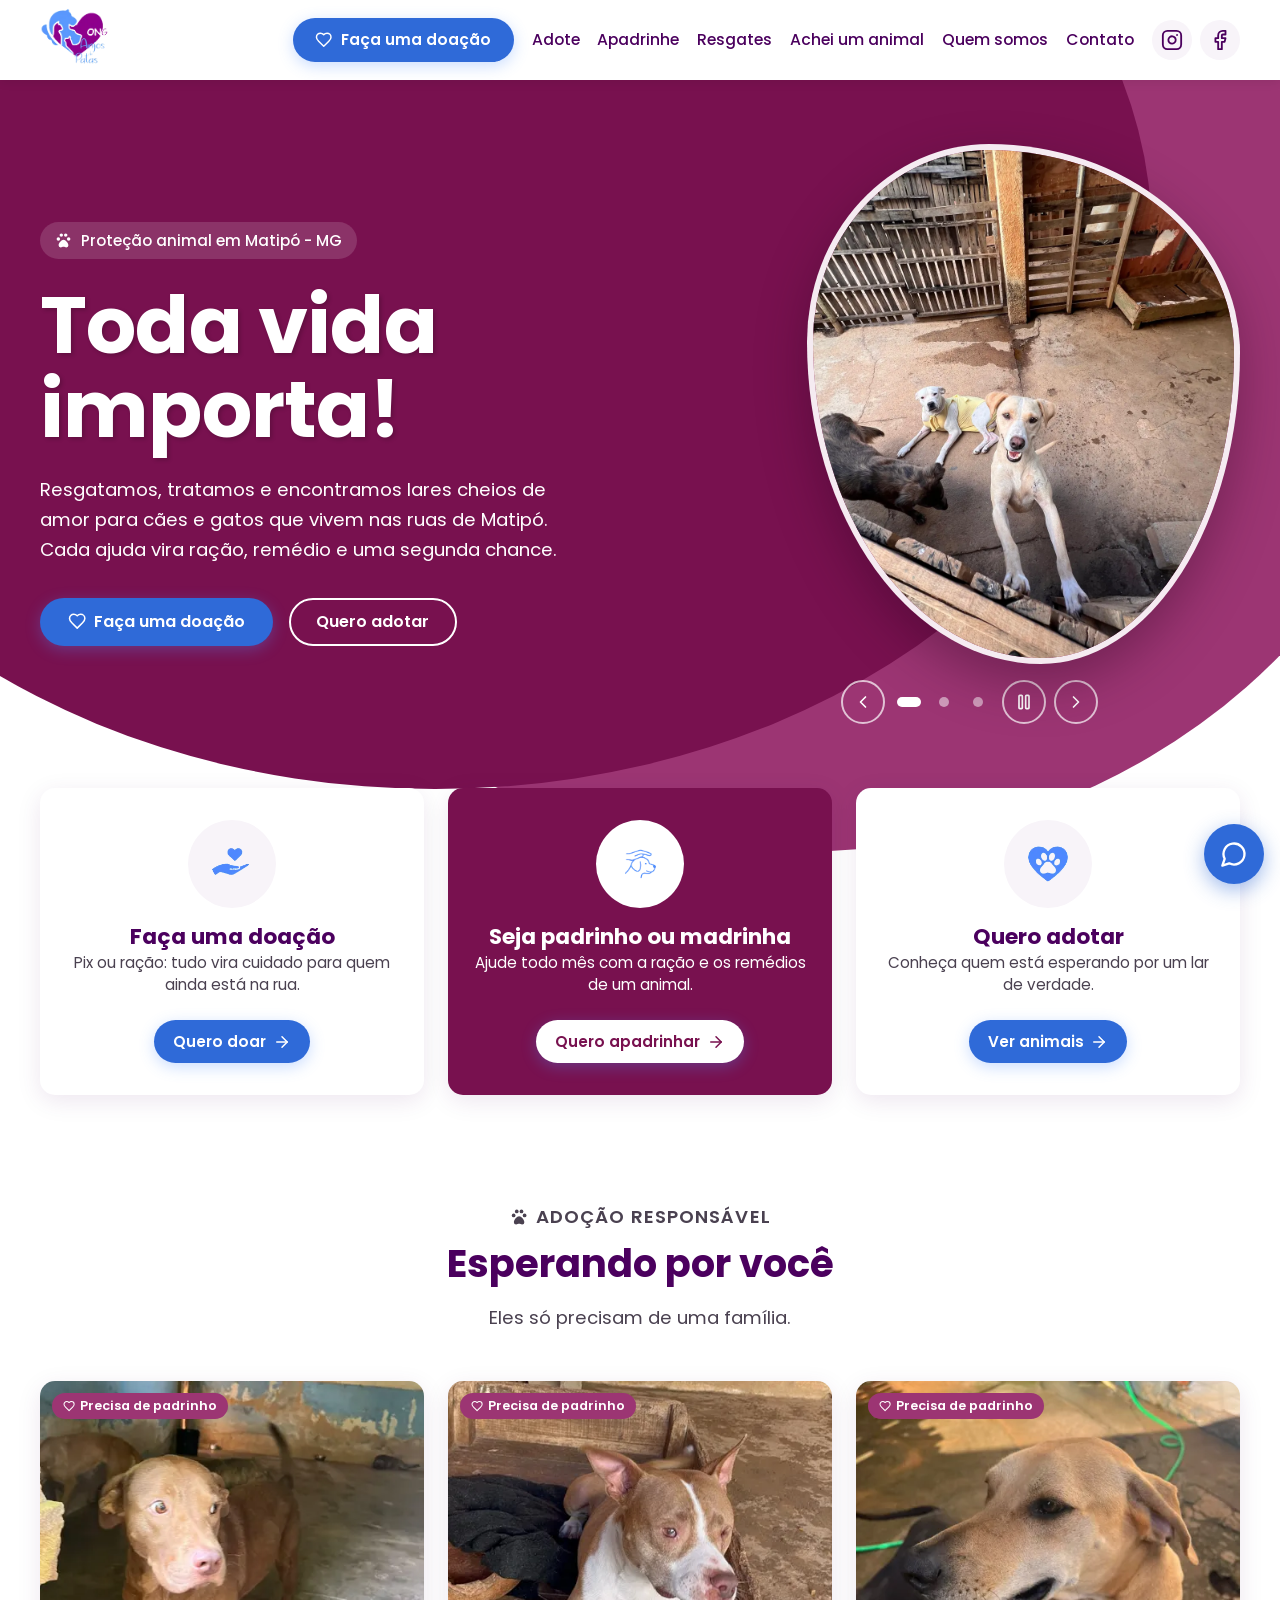
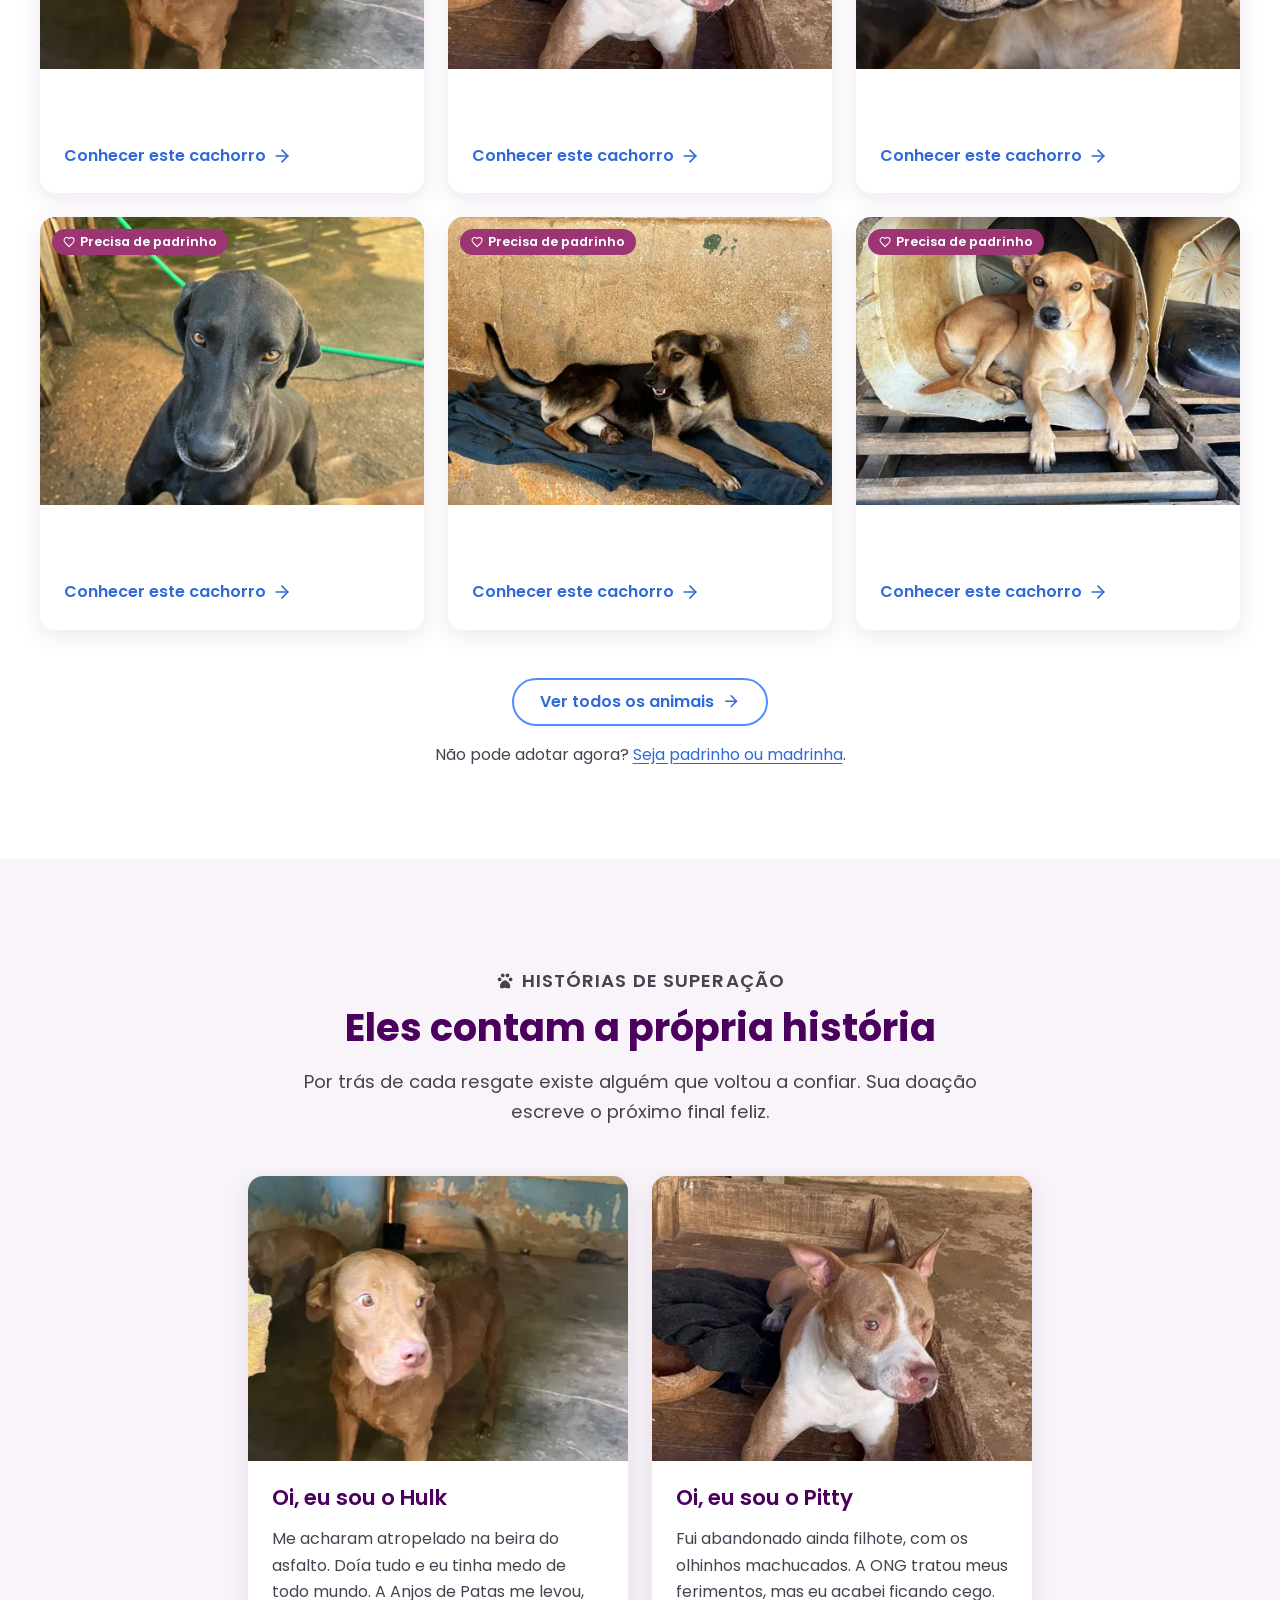
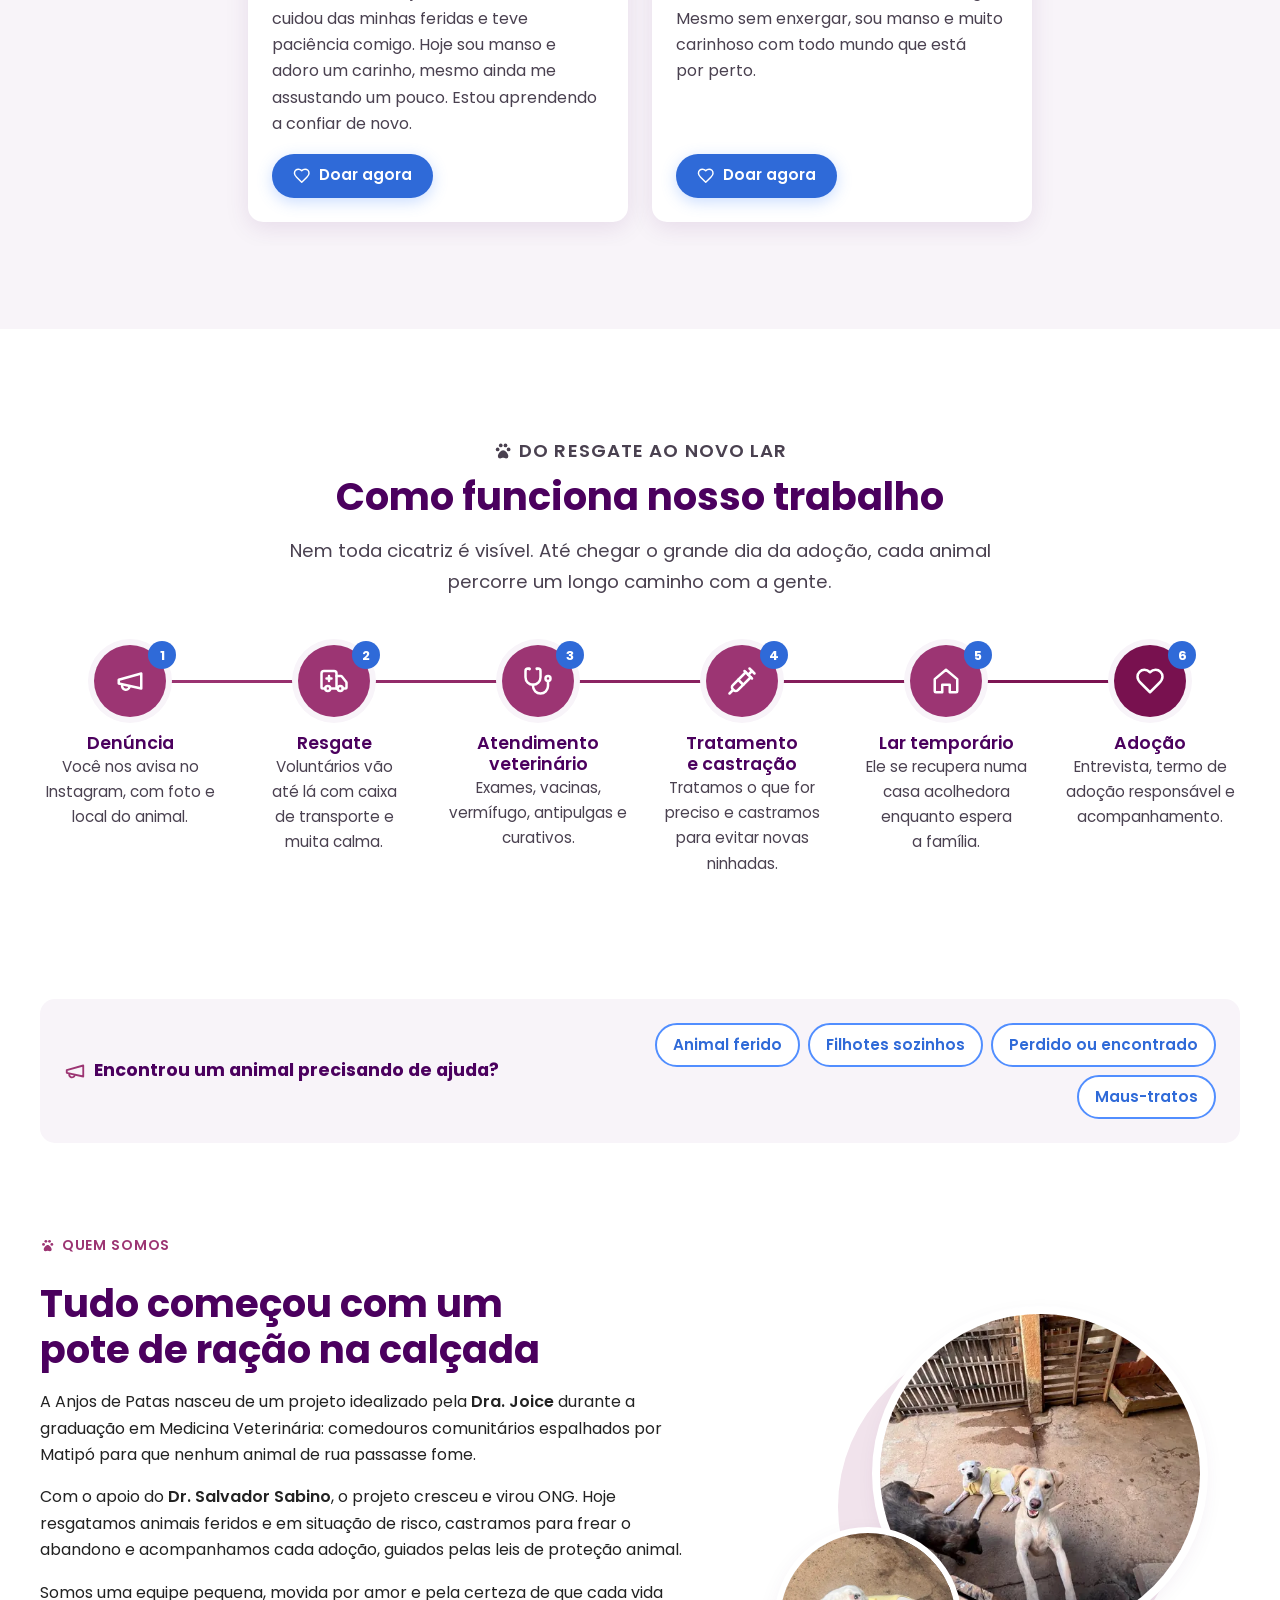
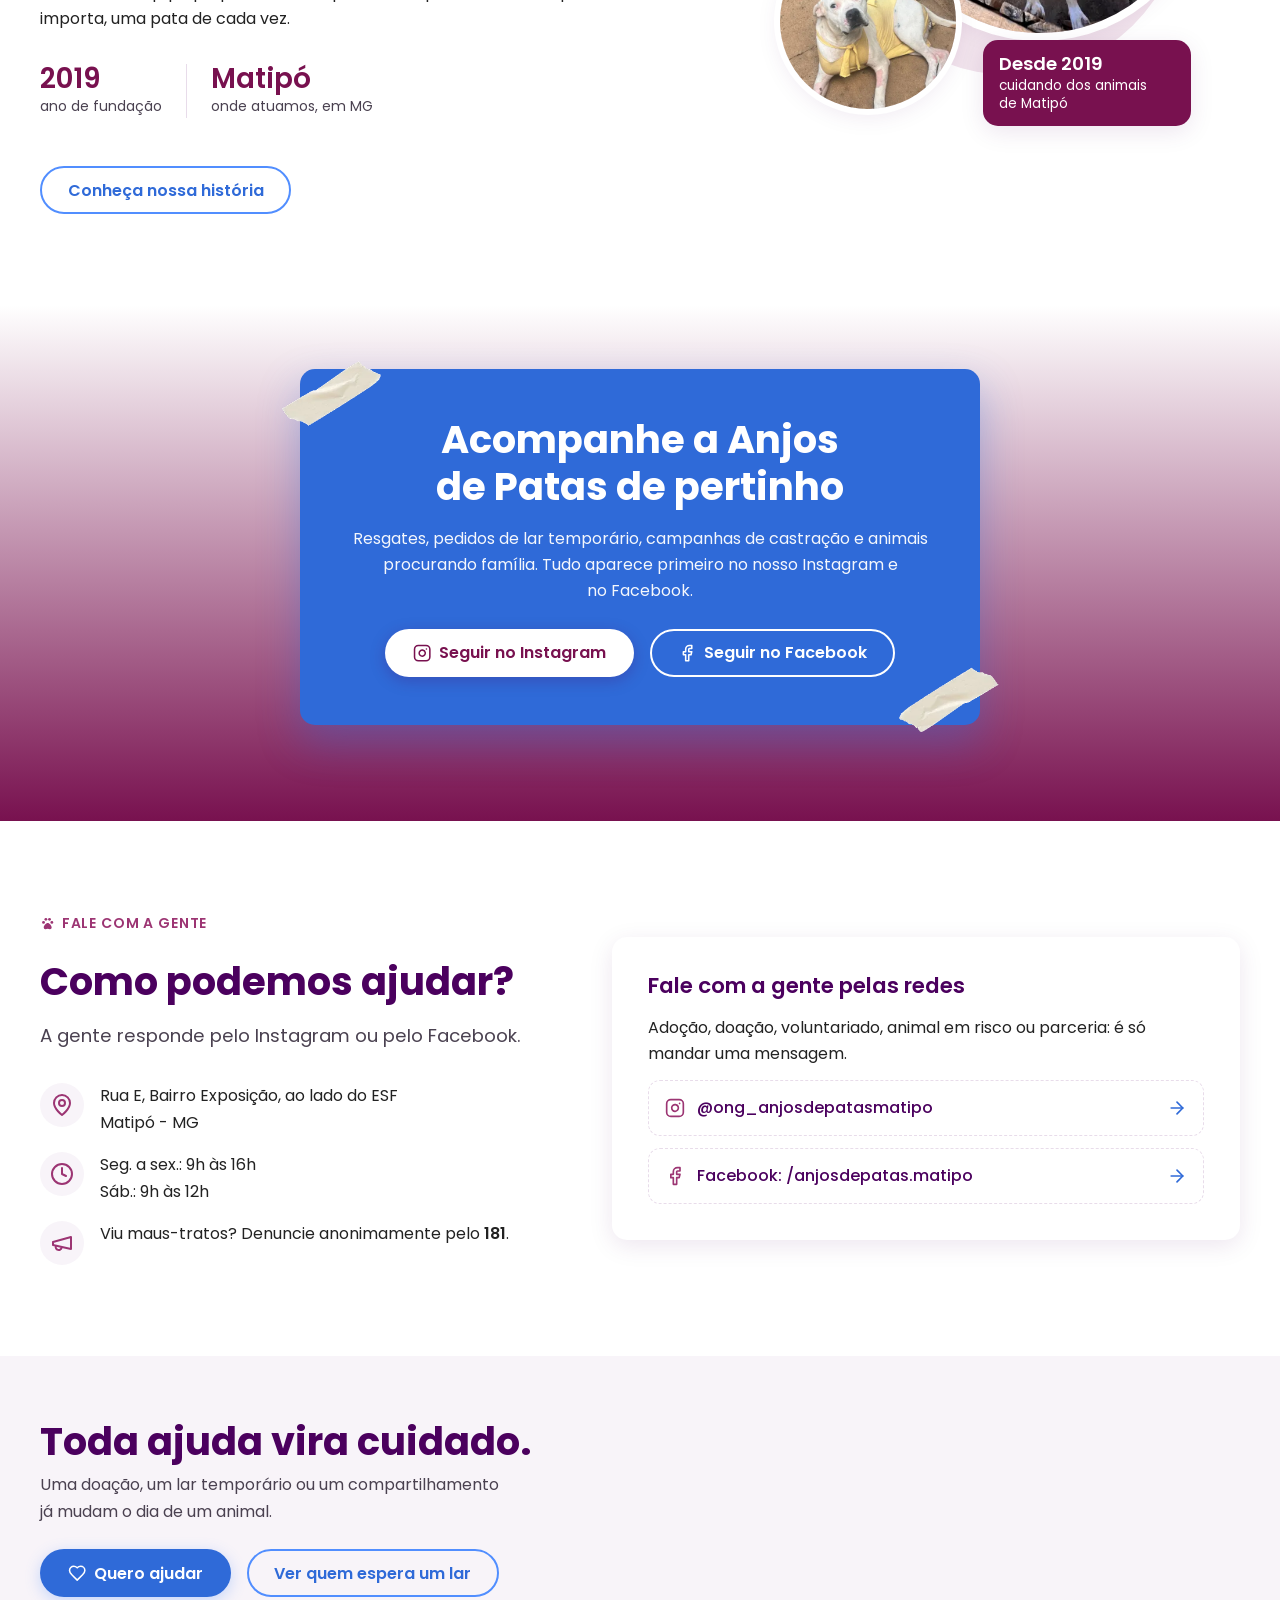
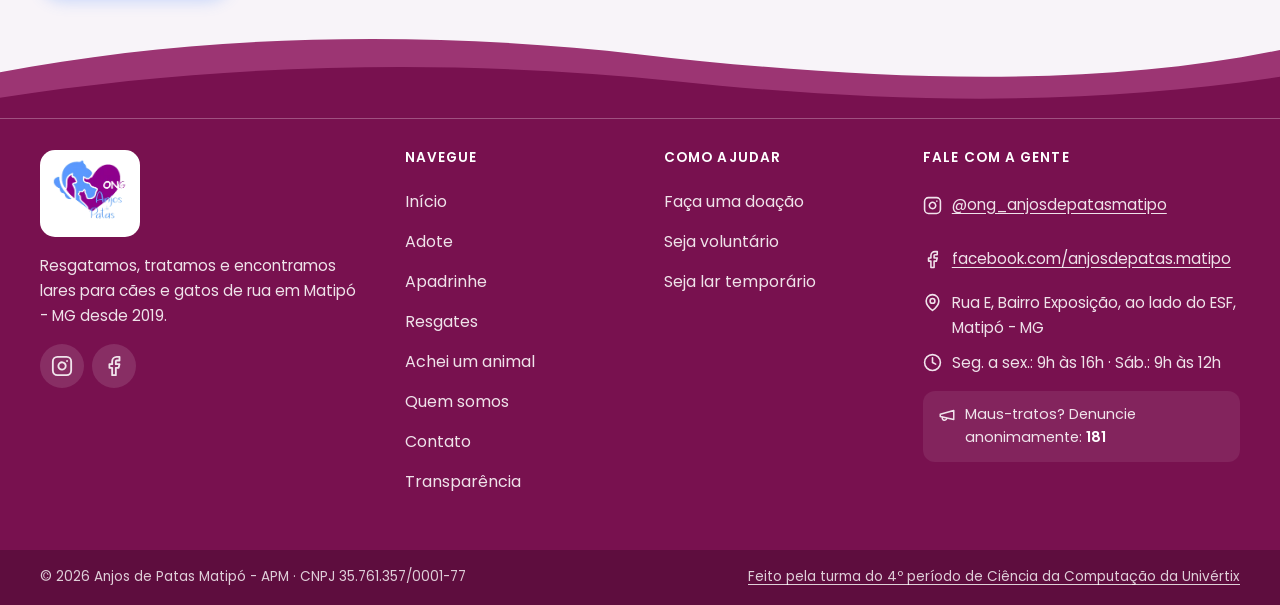
<file: index.html>
<!doctype html>
<html lang="pt-BR">
<head>
  <meta charset="utf-8">
  <meta name="viewport" content="width=device-width, initial-scale=1">
  <title>ONG Anjos de Patas | Resgate e adoção de cães e gatos em Matipó - MG</title>
  <meta name="description" content="A ONG Anjos de Patas resgata, trata, castra e encaminha para adoção cães e gatos de rua em Matipó - MG. Adote, apadrinhe ou faça uma doação.">
  <link rel="canonical" href="https://anjos-de-patas-bay.vercel.app/">
  <meta name="theme-color" content="#78114F">
  <!-- Open Graph: troque o domínio quando o site tiver endereço próprio -->
  <meta property="og:type" content="website">
  <meta property="og:locale" content="pt_BR">
  <meta property="og:site_name" content="ONG Anjos de Patas">
  <meta property="og:title" content="ONG Anjos de Patas | Toda vida importa!">
  <meta property="og:description" content="Resgate, tratamento e adoção responsável de cães e gatos em Matipó - MG.">
  <meta property="og:url" content="https://anjos-de-patas-bay.vercel.app/">
  <meta property="og:image" content="https://anjos-de-patas-bay.vercel.app/assets/img/brand/og-image.jpg">
  <meta property="og:image:width" content="1200">
  <meta property="og:image:height" content="630">
  <meta name="twitter:card" content="summary_large_image">
  <link rel="icon" href="assets/img/brand/favicon.ico" sizes="any">
  <link rel="icon" type="image/png" href="assets/img/brand/favicon-32.png">
  <link rel="apple-touch-icon" href="assets/img/brand/apple-touch-icon.png">
  <link rel="preconnect" href="https://fonts.googleapis.com">
  <link rel="preconnect" href="https://fonts.gstatic.com" crossorigin>
  <link rel="stylesheet" href="https://fonts.googleapis.com/css2?family=Poppins:wght@400;500;600;700&display=swap">
  <link rel="preload" as="image" href="assets/img/fotos/ong2.webp" fetchpriority="high">
  <link rel="stylesheet" href="css/base.css">
  <link rel="stylesheet" href="css/components.css">
  <link rel="stylesheet" href="css/pages.css">
  <script src="js/layout.js" defer></script>
  <script src="js/dados.js" defer></script>
  <script src="js/main.js" defer></script>
  <script src="js/animais.js" defer></script>
</head>
<body>
  <a class="pular-link" href="#conteudo">Pular para o conteúdo</a>
  <div id="site-header"></div>

  <main id="conteudo">

    <!-- 1. HERO ============================================== -->
    <section class="hero" aria-labelledby="hero-titulo">
      <div class="container hero__grid">
        <div class="hero__texto">
          <p class="hero__sobretitulo"><svg data-icone="pata"></svg>Proteção animal em Matipó - MG</p>
          <h1 id="hero-titulo" class="hero__titulo">Toda vida <span>importa!</span></h1>
          <p class="hero__lead">Resgatamos, tratamos e encontramos lares cheios de amor para cães e gatos que vivem nas ruas de Matipó. Cada ajuda vira ração, remédio e uma segunda chance.</p>
          <div class="grupo-botoes">
            <a class="btn" href="doe.html"><svg data-icone="coracao"></svg>Faça uma doação</a>
            <a class="btn btn--contorno-claro" href="adote.html">Quero adotar</a>
          </div>
        </div>

        <div class="hero__carrossel" data-hero-carrossel role="region" aria-roledescription="carrossel" aria-label="Fotos de animais resgatados">
          <div class="hero__moldura">
            <figure class="hero__slide ativo">
              <img src="assets/img/fotos/ong2.webp" alt="Cães resgatados no espaço da ONG" width="1050" height="1400" fetchpriority="high">
            </figure>
            <figure class="hero__slide">
              <img src="assets/img/fotos/cachorro1.webp" alt="Cachorra branca de roupinha amarela descansando" width="1050" height="1400" loading="lazy">
            </figure>
            <figure class="hero__slide">
              <img src="assets/img/fotos/ong3.webp" alt="Área externa onde os animais resgatados tomam sol" width="1050" height="1400" loading="lazy">
            </figure>
          </div>
          <div class="hero__controles">
            <button class="hero__seta" type="button" data-anterior aria-label="Foto anterior"><svg data-icone="chevron-esq"></svg></button>
            <div class="hero__pontos"></div>
            <button class="hero__seta" type="button" data-pausar aria-label="Pausar troca automática das fotos"></button>
            <button class="hero__seta" type="button" data-proximo aria-label="Próxima foto"><svg data-icone="chevron-dir"></svg></button>
          </div>
        </div>
      </div>
    </section>

    <!-- 2. CARDS DE AÇÃO ===================================== -->
    <section class="acoes" aria-label="Como você pode ajudar">
      <ul class="container acoes__grid" role="list">
        <li class="revelar">
          <a class="card acao-card" href="doe.html">
            <span class="acao-card__icone"><img src="assets/img/icons/icone3.webp" alt="" width="105" height="105"></span>
            <span class="acao-card__texto">
              <h2>Faça uma doação</h2>
              <span>Pix ou ração: tudo vira cuidado para quem ainda está na rua.</span>
            </span>
            <span class="acao-card__cta">Quero doar<svg data-icone="seta-dir"></svg></span>
          </a>
        </li>
        <li class="revelar" style="--atraso:60ms">
          <a class="card acao-card acao-card--destaque" href="apadrinhe.html">
            <span class="acao-card__icone"><img src="assets/img/icons/icone2.webp" alt="" width="146" height="105"></span>
            <span class="acao-card__texto">
              <h2>Seja padrinho ou madrinha</h2>
              <span>Ajude todo mês com a ração e os remédios de um animal.</span>
            </span>
            <span class="acao-card__cta">Quero apadrinhar<svg data-icone="seta-dir"></svg></span>
          </a>
        </li>
        <li class="revelar" style="--atraso:120ms">
          <a class="card acao-card" href="adote.html">
            <span class="acao-card__icone"><img src="assets/img/icons/icone1.webp" alt="" width="105" height="105"></span>
            <span class="acao-card__texto">
              <h2>Quero adotar</h2>
              <span>Conheça quem está esperando por um lar de verdade.</span>
            </span>
            <span class="acao-card__cta">Ver animais<svg data-icone="seta-dir"></svg></span>
          </a>
        </li>
      </ul>
    </section>

    <!-- 3. ADOTE / APADRINHE =============================== -->
    <section class="secao" aria-labelledby="adocao-titulo">
      <div class="container">
        <div class="secao__topo revelar">
          <p class="sobretitulo"><svg data-icone="pata"></svg>Adoção responsável</p>
          <h2 id="adocao-titulo">Esperando por você</h2>
          <p>Eles só precisam de uma família.</p>
        </div>
        <p class="nota-exemplo" data-nota-exemplo hidden>Perfis ilustrativos enquanto cadastramos os animais da ONG.</p>
        <div class="grade-animais" data-animais-home aria-live="polite">
          <p class="carregando">Carregando animais…</p>
        </div>
        <div class="secao__rodape">
          <a class="btn btn--contorno" href="adote.html">Ver todos os animais<svg data-icone="seta-dir"></svg></a>
          <p>Não pode adotar agora? <a href="apadrinhe.html">Seja padrinho ou madrinha</a>.</p>
        </div>
      </div>
    </section>

    <!-- 4. RESGATES: HISTÓRIAS ========================================= -->
    <section class="secao secao--suave historias" aria-labelledby="historias-titulo">
      <div class="container">
        <div class="secao__topo revelar">
          <p class="sobretitulo"><svg data-icone="pata"></svg>Histórias de superação</p>
          <h2 id="historias-titulo">Eles contam a própria história</h2>
          <p>Por trás de cada resgate existe alguém que voltou a confiar. Sua doação escreve o próximo final feliz.</p>
        </div>
        <p class="nota-exemplo" data-nota-exemplo hidden>Histórias ilustrativas enquanto reunimos as dos nossos resgatados.</p>
        <div class="carrossel" data-carrossel role="region" aria-roledescription="carrossel" aria-label="Histórias de superação">
          <ul class="carrossel__trilho" data-historias role="list">
            <li class="carregando">Carregando histórias…</li>
          </ul>
          <div class="carrossel__controles">
            <button class="carrossel__btn" type="button" data-anterior aria-label="História anterior"><svg data-icone="chevron-esq"></svg></button>
            <button class="carrossel__btn" type="button" data-proximo aria-label="Próxima história"><svg data-icone="chevron-dir"></svg></button>
          </div>
        </div>
      </div>
    </section>

    <!-- 5. RESGATES: COMO FUNCIONA ===================================== -->
    <section class="secao como-funciona" aria-labelledby="como-titulo">
      <div class="container">
        <div class="secao__topo revelar">
          <p class="sobretitulo"><svg data-icone="pata"></svg>Do resgate ao novo lar</p>
          <h2 id="como-titulo">Como funciona nosso trabalho</h2>
          <p>Nem toda cicatriz é visível. Até chegar o grande dia da adoção, cada animal percorre um longo caminho com a gente.</p>
        </div>
        <ol class="linha-tempo" role="list">
          <li class="revelar" style="--atraso:0ms">
            <span class="linha-tempo__icone"><svg data-icone="alerta"></svg></span>
            <span class="linha-tempo__num">1</span>
            <h3>Denúncia</h3>
            <p>Você nos avisa no Instagram, com foto e local do animal.</p>
          </li>
          <li class="revelar" style="--atraso:60ms">
            <span class="linha-tempo__icone"><svg data-icone="resgate"></svg></span>
            <span class="linha-tempo__num">2</span>
            <h3>Resgate</h3>
            <p>Voluntários vão até lá com caixa de transporte e muita calma.</p>
          </li>
          <li class="revelar" style="--atraso:120ms">
            <span class="linha-tempo__icone"><svg data-icone="estetoscopio"></svg></span>
            <span class="linha-tempo__num">3</span>
            <h3>Atendimento veterinário</h3>
            <p>Exames, vacinas, vermífugo, antipulgas e curativos.</p>
          </li>
          <li class="revelar" style="--atraso:180ms">
            <span class="linha-tempo__icone"><svg data-icone="seringa"></svg></span>
            <span class="linha-tempo__num">4</span>
            <h3>Tratamento e castração</h3>
            <p>Tratamos o que for preciso e castramos para evitar novas ninhadas.</p>
          </li>
          <li class="revelar" style="--atraso:240ms">
            <span class="linha-tempo__icone"><svg data-icone="casa"></svg></span>
            <span class="linha-tempo__num">5</span>
            <h3>Lar temporário</h3>
            <p>Ele se recupera numa casa acolhedora enquanto espera a família.</p>
          </li>
          <li class="revelar" style="--atraso:300ms">
            <span class="linha-tempo__icone"><svg data-icone="coracao"></svg></span>
            <span class="linha-tempo__num">6</span>
            <h3>Adoção</h3>
            <p>Entrevista, termo de adoção responsável e acompanhamento.</p>
          </li>
        </ol>
      </div>
    </section>

    <!-- 6. ACHEI UM ANIMAL ================================= -->
    <section class="ajuda-rapida" aria-labelledby="ajuda-rapida-titulo">
      <div class="container">
        <div class="ajuda-rapida__inner revelar">
          <h2 id="ajuda-rapida-titulo"><svg data-icone="alerta"></svg>Encontrou um animal precisando de ajuda?</h2>
          <ul class="ajuda-rapida__links" role="list">
            <li><a href="ajuda.html#ferido">Animal ferido</a></li>
            <li><a href="ajuda.html#filhotes">Filhotes sozinhos</a></li>
            <li><a href="ajuda.html#perdido">Perdido ou encontrado</a></li>
            <li><a href="ajuda.html#maus-tratos">Maus-tratos</a></li>
          </ul>
        </div>
      </div>
    </section>

    <!-- 7. QUEM SOMOS ============================================= -->
    <section class="secao sobre" aria-labelledby="sobre-titulo">
      <div class="container sobre__grid">
        <div class="sobre__texto revelar">
          <p class="sobretitulo"><svg data-icone="pata"></svg>Quem somos</p>
          <h2 id="sobre-titulo">Tudo começou com um pote de ração na calçada</h2>
          <p>A Anjos de Patas nasceu de um projeto idealizado pela <strong>Dra. Joice</strong> durante a graduação em Medicina Veterinária: comedouros comunitários espalhados por Matipó para que nenhum animal de rua passasse fome.</p>
          <p>Com o apoio do <strong>Dr. Salvador Sabino</strong>, o projeto cresceu e virou ONG. Hoje resgatamos animais feridos e em situação de risco, castramos para frear o abandono e acompanhamos cada adoção, guiados pelas leis de proteção animal.</p>
          <p>Somos uma equipe pequena, movida por amor e pela certeza de que cada vida importa, uma pata de cada vez.</p>
          <ul class="sobre__fatos" role="list">
            <li><strong data-conteudo="ano_fundacao">2019</strong><span>ano de fundação</span></li>
            <li><strong>Matipó</strong><span>onde atuamos, em MG</span></li>
          </ul>
          <a class="btn btn--contorno" href="quem-somos.html">Conheça nossa história</a>
        </div>
        <div class="sobre__fotos revelar" style="--atraso:120ms">
          <!-- TROCAR quando houver: foto da Dra. Joice ou da equipe -->
          <img class="sobre__foto-grande" src="assets/img/fotos/ong2-600.webp" alt="Cães resgatados descansando no espaço da ONG" width="450" height="600" loading="lazy">
          <img class="sobre__foto-pequena" src="assets/img/fotos/cachorro1-600.webp" alt="Cachorra resgatada usando uma roupinha amarela" width="450" height="600" loading="lazy">
          <p class="sobre__selo"><strong>Desde 2019</strong>cuidando dos animais de Matipó</p>
        </div>
      </div>
    </section>

    <!-- 9. FAIXA REDES ================================== -->
    <section class="faixa-redes" aria-labelledby="redes-titulo">
      <div class="container">
        <div class="faixa-redes__card com-fitas revelar">
          <h2 id="redes-titulo">Acompanhe a Anjos de Patas de pertinho</h2>
          <p>Resgates, pedidos de lar temporário, campanhas de castração e animais procurando família. Tudo aparece primeiro no nosso Instagram e no Facebook.</p>
          <div class="grupo-botoes">
            <a class="btn btn--branco" href="https://www.instagram.com/ong_anjosdepatasmatipo/" target="_blank" rel="noopener" data-sem-par><svg data-icone="instagram"></svg>Seguir no Instagram</a>
            <a class="btn btn--contorno-claro" href="https://www.facebook.com/anjosdepatas.matipo/" target="_blank" rel="noopener"><svg data-icone="facebook"></svg>Seguir no Facebook</a>
          </div>
        </div>
      </div>
    </section>

    <!-- 10. CONTATO =========================================== -->
    <section class="secao contato" id="contato" aria-labelledby="contato-titulo">
      <div class="container contato__grid">
        <div class="contato__info revelar">
          <p class="sobretitulo"><svg data-icone="pata"></svg>Fale com a gente</p>
          <h2 id="contato-titulo">Como podemos ajudar?</h2>
          <p class="lead">A gente responde pelo Instagram ou pelo Facebook.</p>
          <ul class="contato__lista" role="list">
            <li><svg data-icone="local"></svg><span>Rua E, Bairro Exposição, ao lado do ESF<br>Matipó - MG</span></li>
            <li><svg data-icone="relogio"></svg><span>Seg. a sex.: 9h às 16h<br>Sáb.: 9h às 12h</span></li>
            <li><svg data-icone="alerta"></svg><span>Viu maus-tratos? Denuncie anonimamente pelo <strong>181</strong>.</span></li>
          </ul>
        </div>

        <div class="card contato__atalhos revelar" style="--atraso:100ms">
          <h3>Fale com a gente pelas redes</h3>
          <p>Adoção, doação, voluntariado, animal em risco ou parceria: é só mandar uma mensagem.</p>
          <a class="atalho atalho--instagram" href="https://www.instagram.com/ong_anjosdepatasmatipo/" target="_blank" rel="noopener"><svg data-icone="instagram"></svg><span>@ong_anjosdepatasmatipo</span><svg class="icone atalho__seta" data-icone="seta-dir"></svg></a>
          <a class="atalho atalho--instagram" href="https://www.facebook.com/anjosdepatas.matipo/" target="_blank" rel="noopener"><svg data-icone="facebook"></svg><span>Facebook: /anjosdepatas.matipo</span><svg class="icone atalho__seta" data-icone="seta-dir"></svg></a>
        </div>
      </div>
    </section>
  </main>

  <div id="site-footer"></div>
</body>
</html>
</file>
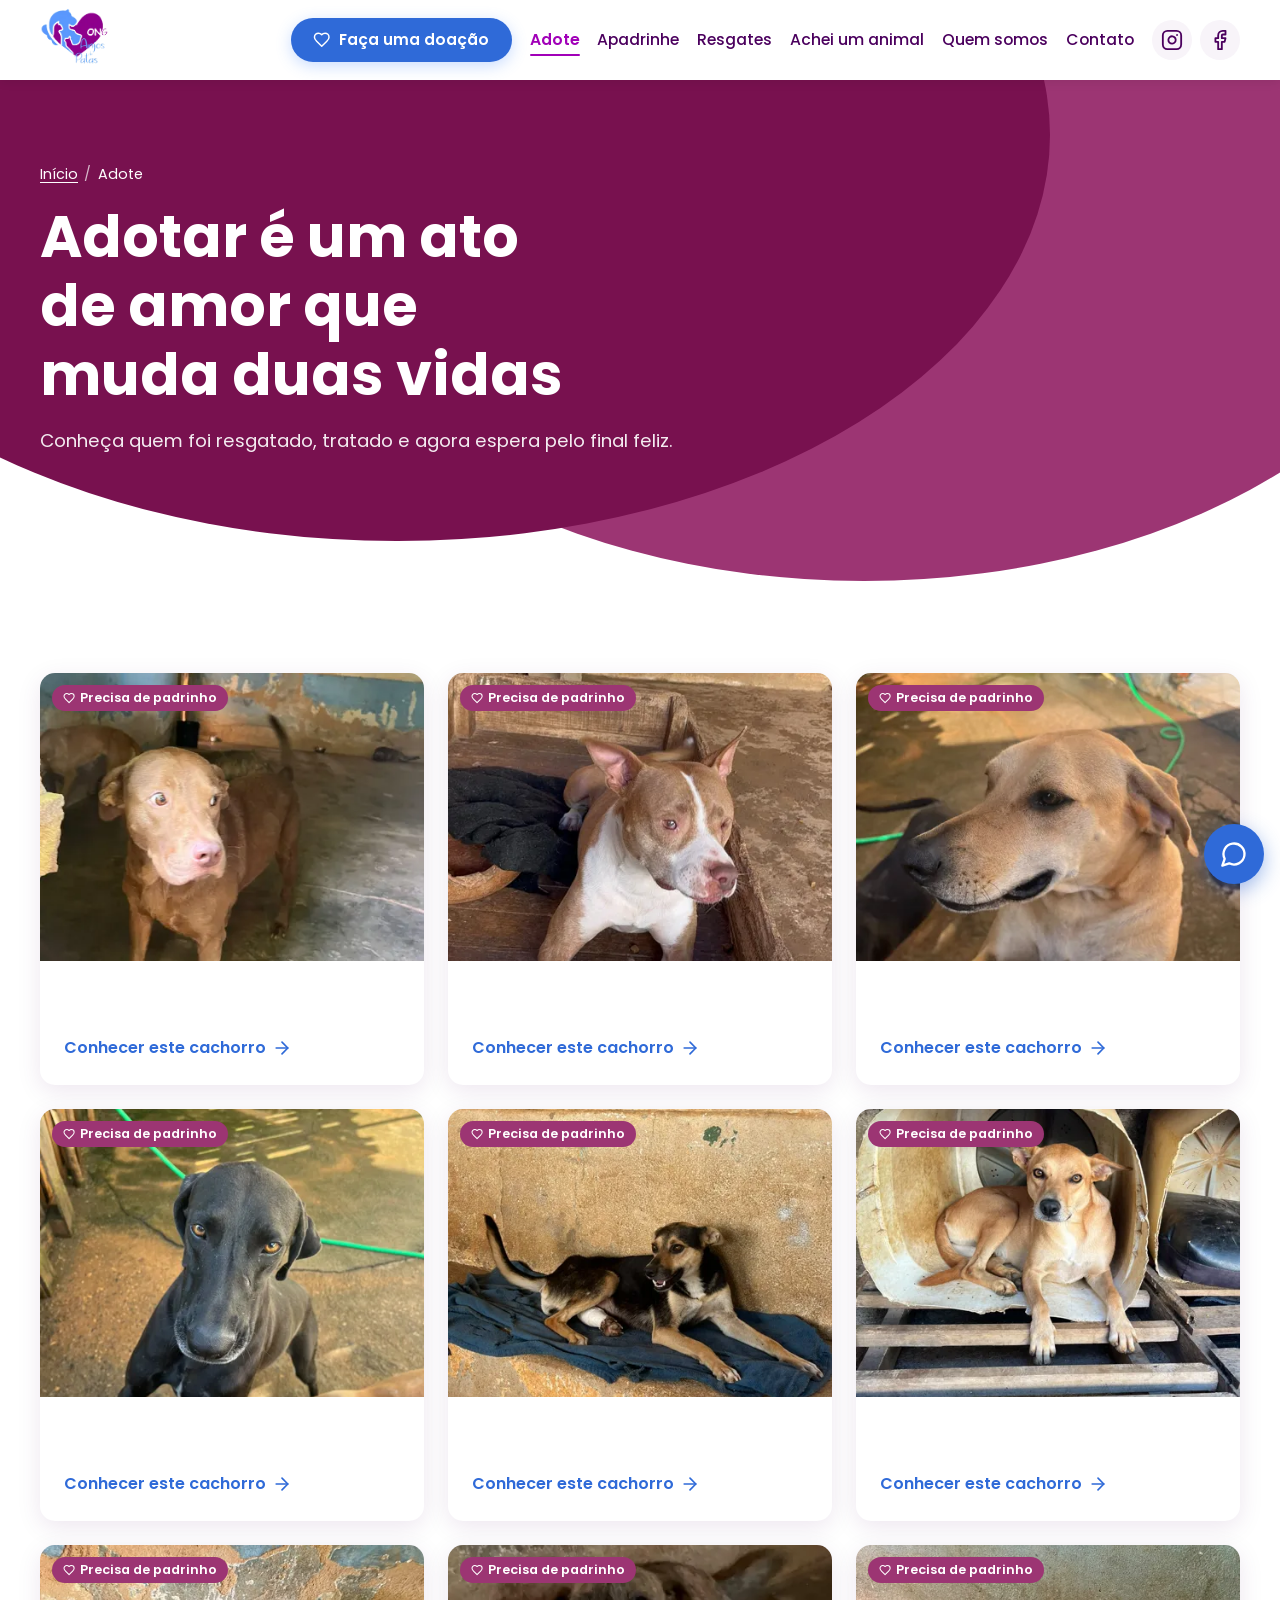
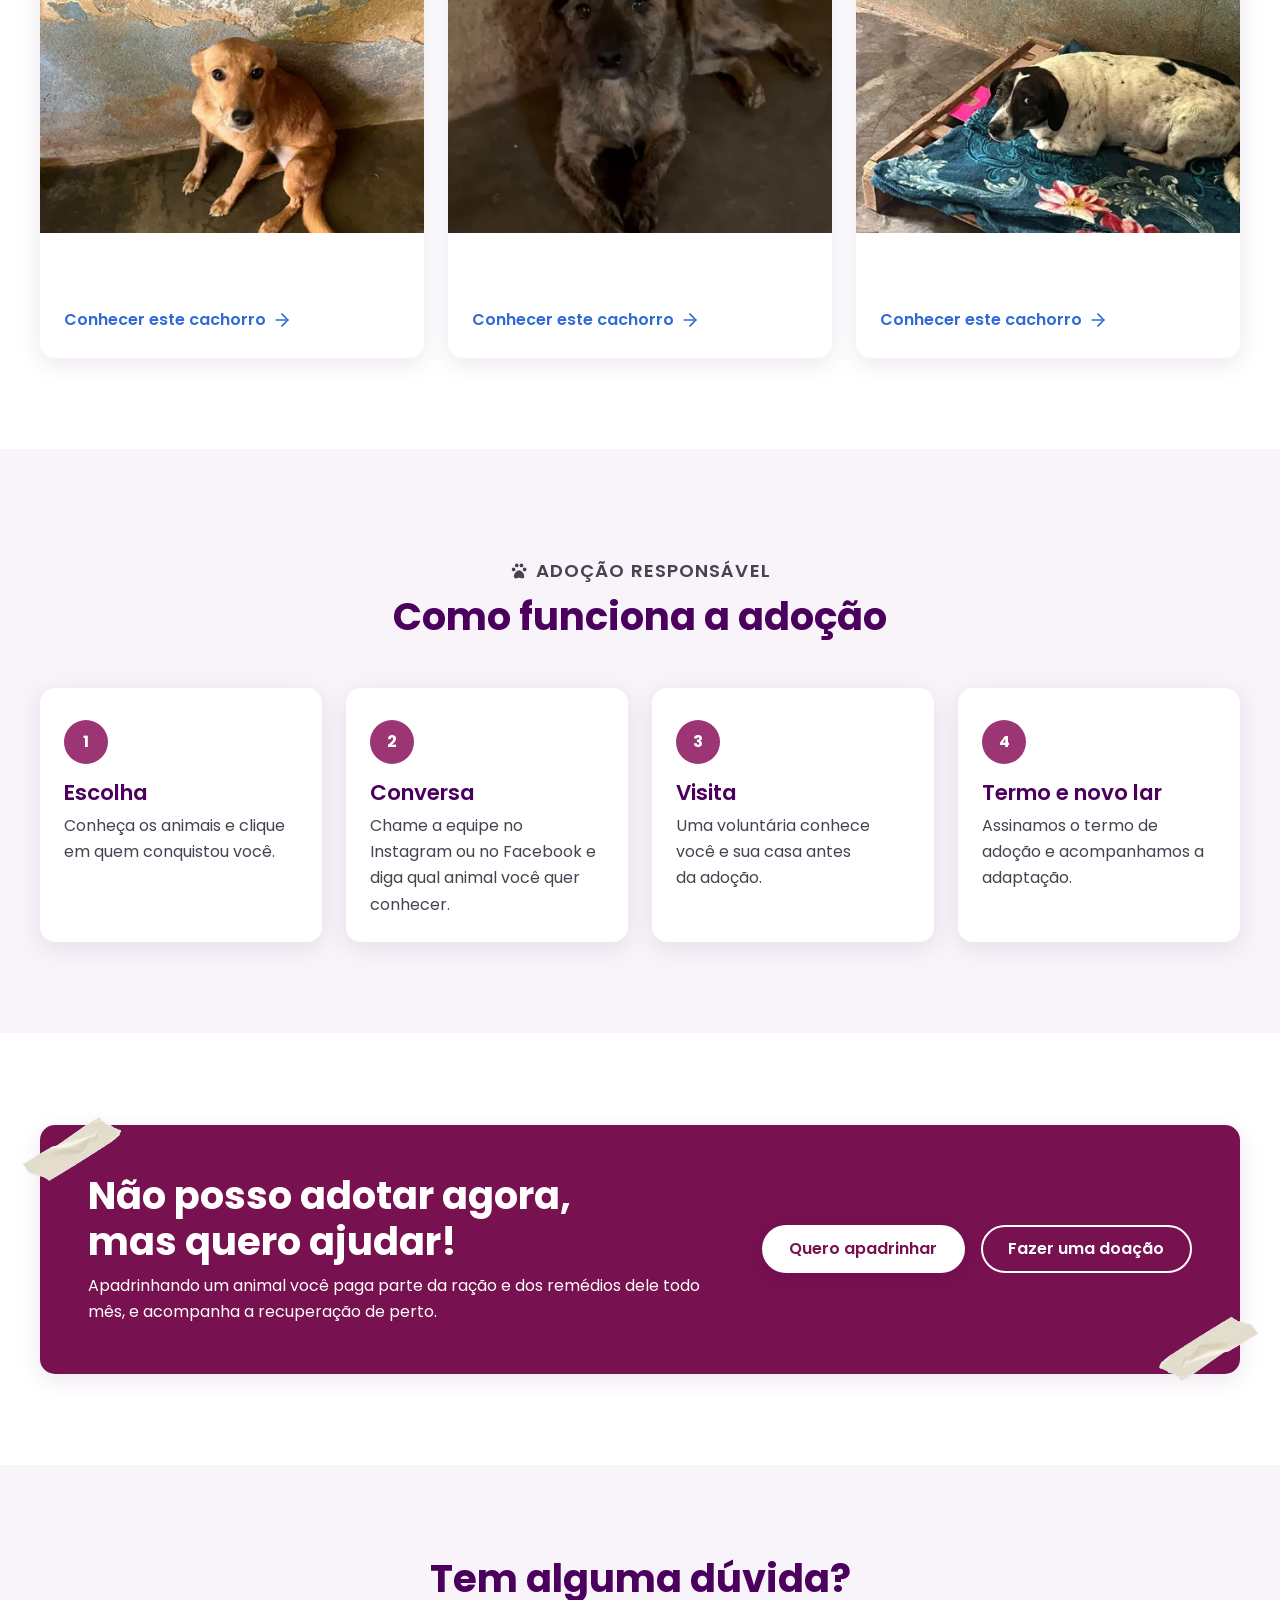
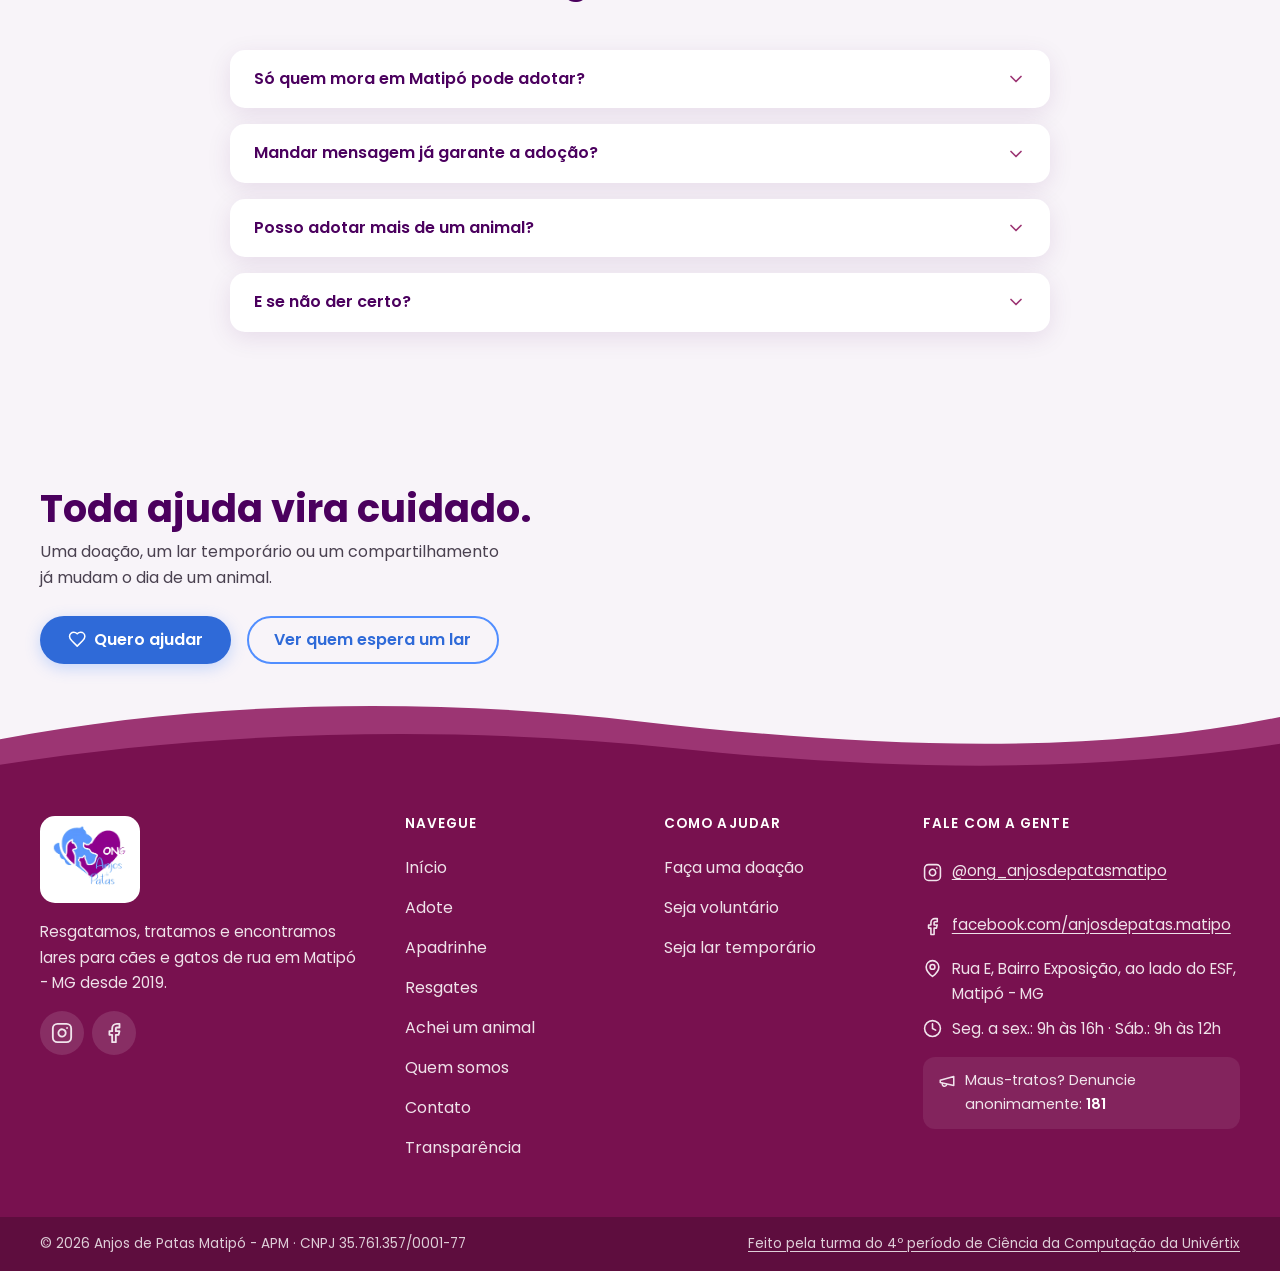
<file: adote.html>
<!doctype html>
<html lang="pt-BR">
<head>
  <meta charset="utf-8">
  <meta name="viewport" content="width=device-width, initial-scale=1">
  <title>Adote um cão ou gato | ONG Anjos de Patas</title>
  <meta name="description" content="Conheça os cães e gatos resgatados pela ONG Anjos de Patas que esperam um lar em Matipó - MG. Filtre por espécie, porte, sexo e idade.">
  <link rel="canonical" href="https://anjos-de-patas-bay.vercel.app/adote">
  <meta name="theme-color" content="#78114F">
  <meta property="og:type" content="website">
  <meta property="og:locale" content="pt_BR">
  <meta property="og:site_name" content="ONG Anjos de Patas">
  <meta property="og:title" content="Adote um cão ou gato | ONG Anjos de Patas">
  <meta property="og:description" content="Cães e gatos vacinados e castrados esperando por uma família em Matipó - MG.">
  <meta property="og:url" content="https://anjos-de-patas-bay.vercel.app/adote">
  <meta property="og:image" content="https://anjos-de-patas-bay.vercel.app/assets/img/brand/og-image.jpg">
  <meta name="twitter:card" content="summary_large_image">
  <link rel="icon" href="assets/img/brand/favicon.ico" sizes="any">
  <link rel="icon" type="image/png" href="assets/img/brand/favicon-32.png">
  <link rel="apple-touch-icon" href="assets/img/brand/apple-touch-icon.png">
  <link rel="preconnect" href="https://fonts.googleapis.com">
  <link rel="preconnect" href="https://fonts.gstatic.com" crossorigin>
  <link rel="stylesheet" href="https://fonts.googleapis.com/css2?family=Poppins:wght@400;500;600;700&display=swap">
  <link rel="stylesheet" href="css/base.css">
  <link rel="stylesheet" href="css/components.css">
  <link rel="stylesheet" href="css/pages.css">
  <script src="js/layout.js" defer></script>
  <script src="js/dados.js" defer></script>
  <script src="js/main.js" defer></script>
  <script src="js/animais.js" defer></script>
</head>
<body>
  <a class="pular-link" href="#conteudo">Pular para o conteúdo</a>
  <div id="site-header"></div>

  <main id="conteudo">
    <section class="pagina-topo">
      <div class="container">
        <ol class="pagina-topo__trilha" aria-label="Você está em">
          <li><a href="index.html">Início</a></li>
          <li aria-current="page">Adote</li>
        </ol>
        <h1>Adotar é um ato de amor que muda duas vidas</h1>
        <p class="lead">Conheça quem foi resgatado, tratado e agora espera pelo final feliz.</p>
      </div>
    </section>

    <section class="secao" aria-labelledby="lista-titulo">
      <div class="container">
        <h2 id="lista-titulo" class="visualmente-oculto">Animais disponíveis para adoção</h2>

        <p class="nota-exemplo" data-nota-exemplo hidden>Perfis ilustrativos enquanto cadastramos os animais da ONG.</p>
        <div class="grade-animais" data-animais-adote></div>
      </div>
    </section>

    <!-- COMO ADOTAR -->
    <section class="secao secao--suave" aria-labelledby="passos-titulo">
      <div class="container">
        <div class="secao__topo revelar">
          <p class="sobretitulo"><svg data-icone="pata"></svg>Adoção responsável</p>
          <h2 id="passos-titulo">Como funciona a adoção</h2>
        </div>
        <ol class="passos" role="list">
          <li class="card revelar"><span class="passos__num">1</span><h3>Escolha</h3><p>Conheça os animais e clique em quem conquistou você.</p></li>
          <li class="card revelar" style="--atraso:60ms"><span class="passos__num">2</span><h3>Conversa</h3><p>Chame a equipe no Instagram ou no Facebook e diga qual animal você quer conhecer.</p></li>
          <li class="card revelar" style="--atraso:120ms"><span class="passos__num">3</span><h3>Visita</h3><p>Uma voluntária conhece você e sua casa antes da adoção.</p></li>
          <li class="card revelar" style="--atraso:180ms"><span class="passos__num">4</span><h3>Termo e novo lar</h3><p>Assinamos o termo de adoção e acompanhamos a adaptação.</p></li>
        </ol>
      </div>
    </section>

    <!-- NÃO POSSO ADOTAR -->
    <section class="secao ajudar-cta" aria-labelledby="ajudar-titulo">
      <div class="container">
        <div class="card ajudar-cta__card com-fitas revelar">
          <div>
            <h2 id="ajudar-titulo">Não posso adotar agora, mas quero ajudar!</h2>
            <p>Apadrinhando um animal você paga parte da ração e dos remédios dele todo mês, e acompanha a recuperação de perto.</p>
          </div>
          <div class="grupo-botoes">
            <a class="btn btn--branco" href="apadrinhe.html">Quero apadrinhar</a>
            <a class="btn btn--contorno-claro" href="doe.html">Fazer uma doação</a>
          </div>
        </div>
      </div>
    </section>

    <!-- FAQ -->
    <section class="secao secao--suave" aria-labelledby="faq-titulo">
      <div class="container">
        <div class="secao__topo revelar">
          <h2 id="faq-titulo">Tem alguma dúvida?</h2>
        </div>
        <div class="faq">
          <details>
            <summary>Só quem mora em Matipó pode adotar?<svg data-icone="chevron-baixo"></svg></summary>
            <div><p>Damos preferência a Matipó e cidades vizinhas, para conseguir acompanhar a adaptação. Fale com a gente se você mora mais longe.</p></div>
          </details>
          <details>
            <summary>Mandar mensagem já garante a adoção?<svg data-icone="chevron-baixo"></svg></summary>
            <div><p>Não. A mensagem é o primeiro passo. Depois conversamos com você para garantir que o animal e a família combinam.</p></div>
          </details>
          <details>
            <summary>Posso adotar mais de um animal?<svg data-icone="chevron-baixo"></svg></summary>
            <div><p>Pode, desde que tenha espaço e condições para cuidar de todos. Avaliamos cada caso na conversa.</p></div>
          </details>
          <details>
            <summary>E se não der certo?<svg data-icone="chevron-baixo"></svg></summary>
            <div><p>Nunca abandone. Fale com a ONG, que ajudamos a resolver ou recebemos o animal de volta.</p></div>
          </details>
        </div>
      </div>
    </section>
  </main>

  <div id="site-footer"></div>
</body>
</html>
</file>
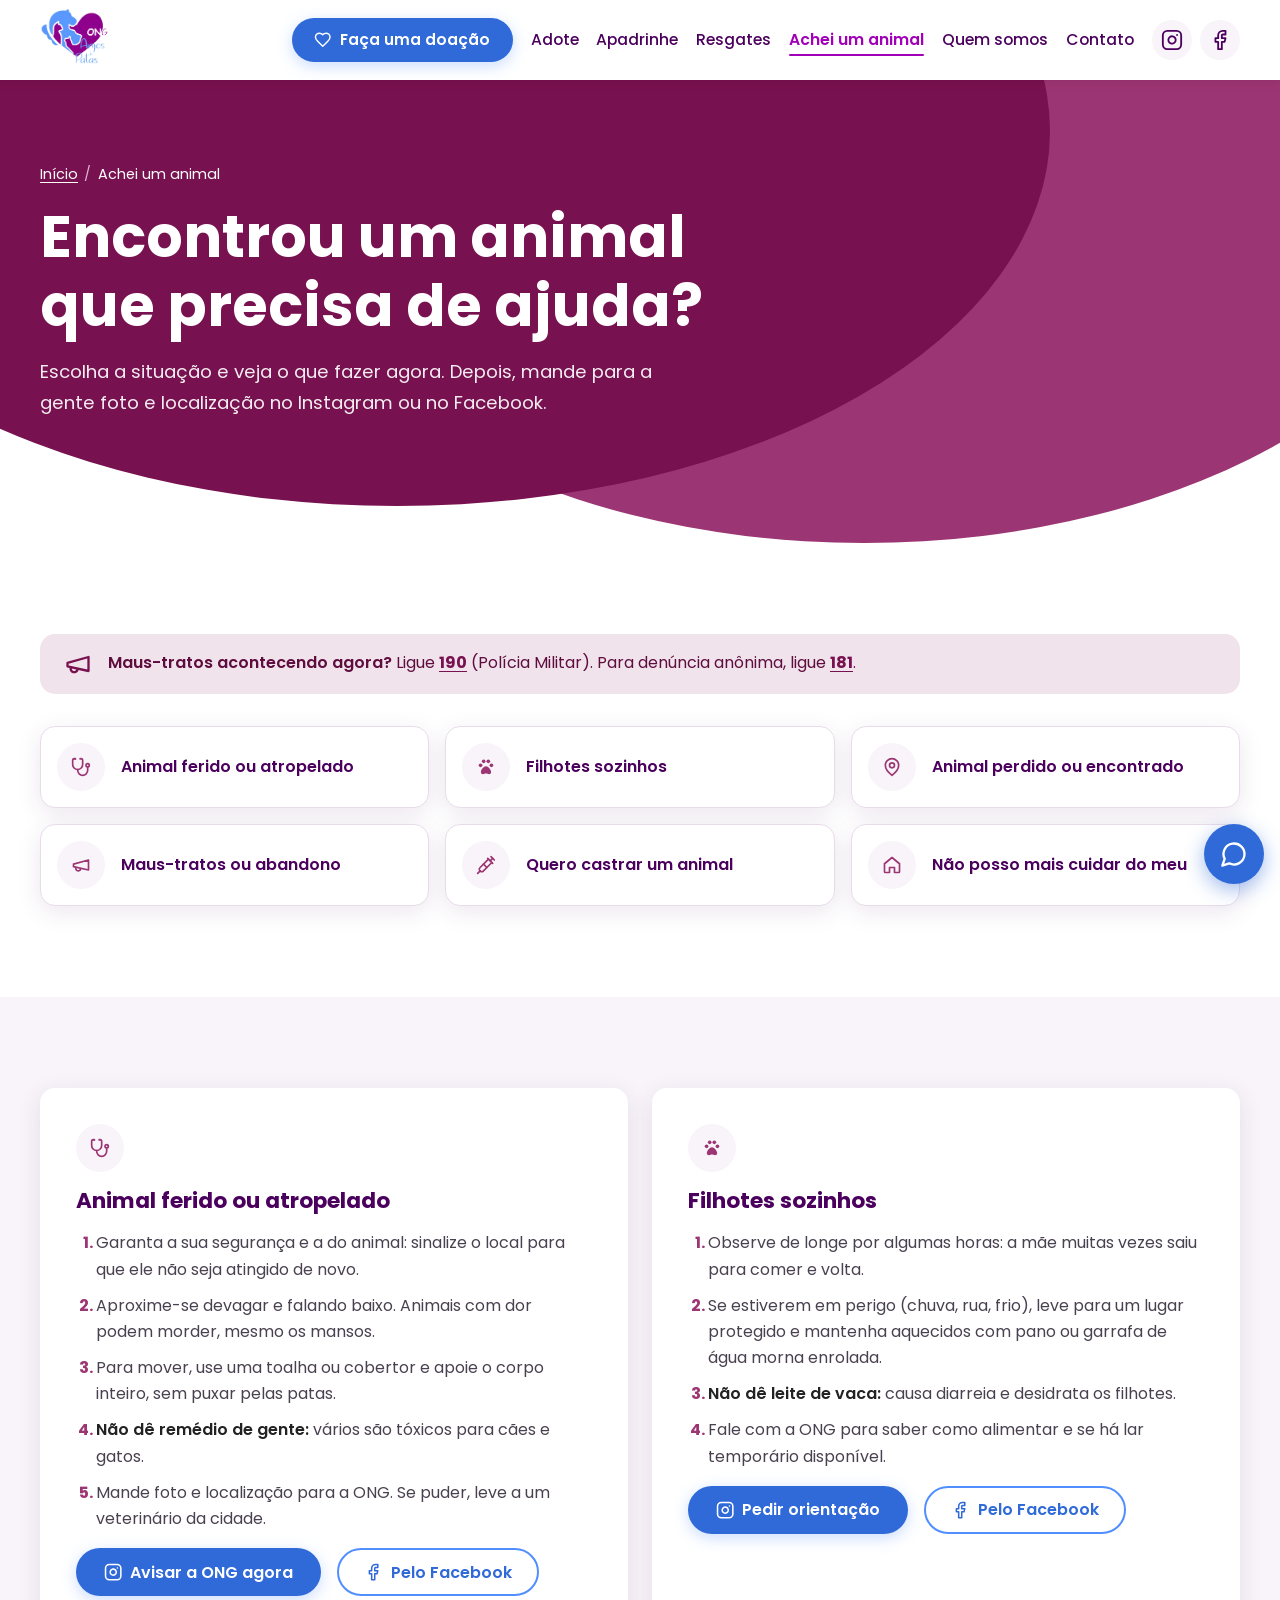
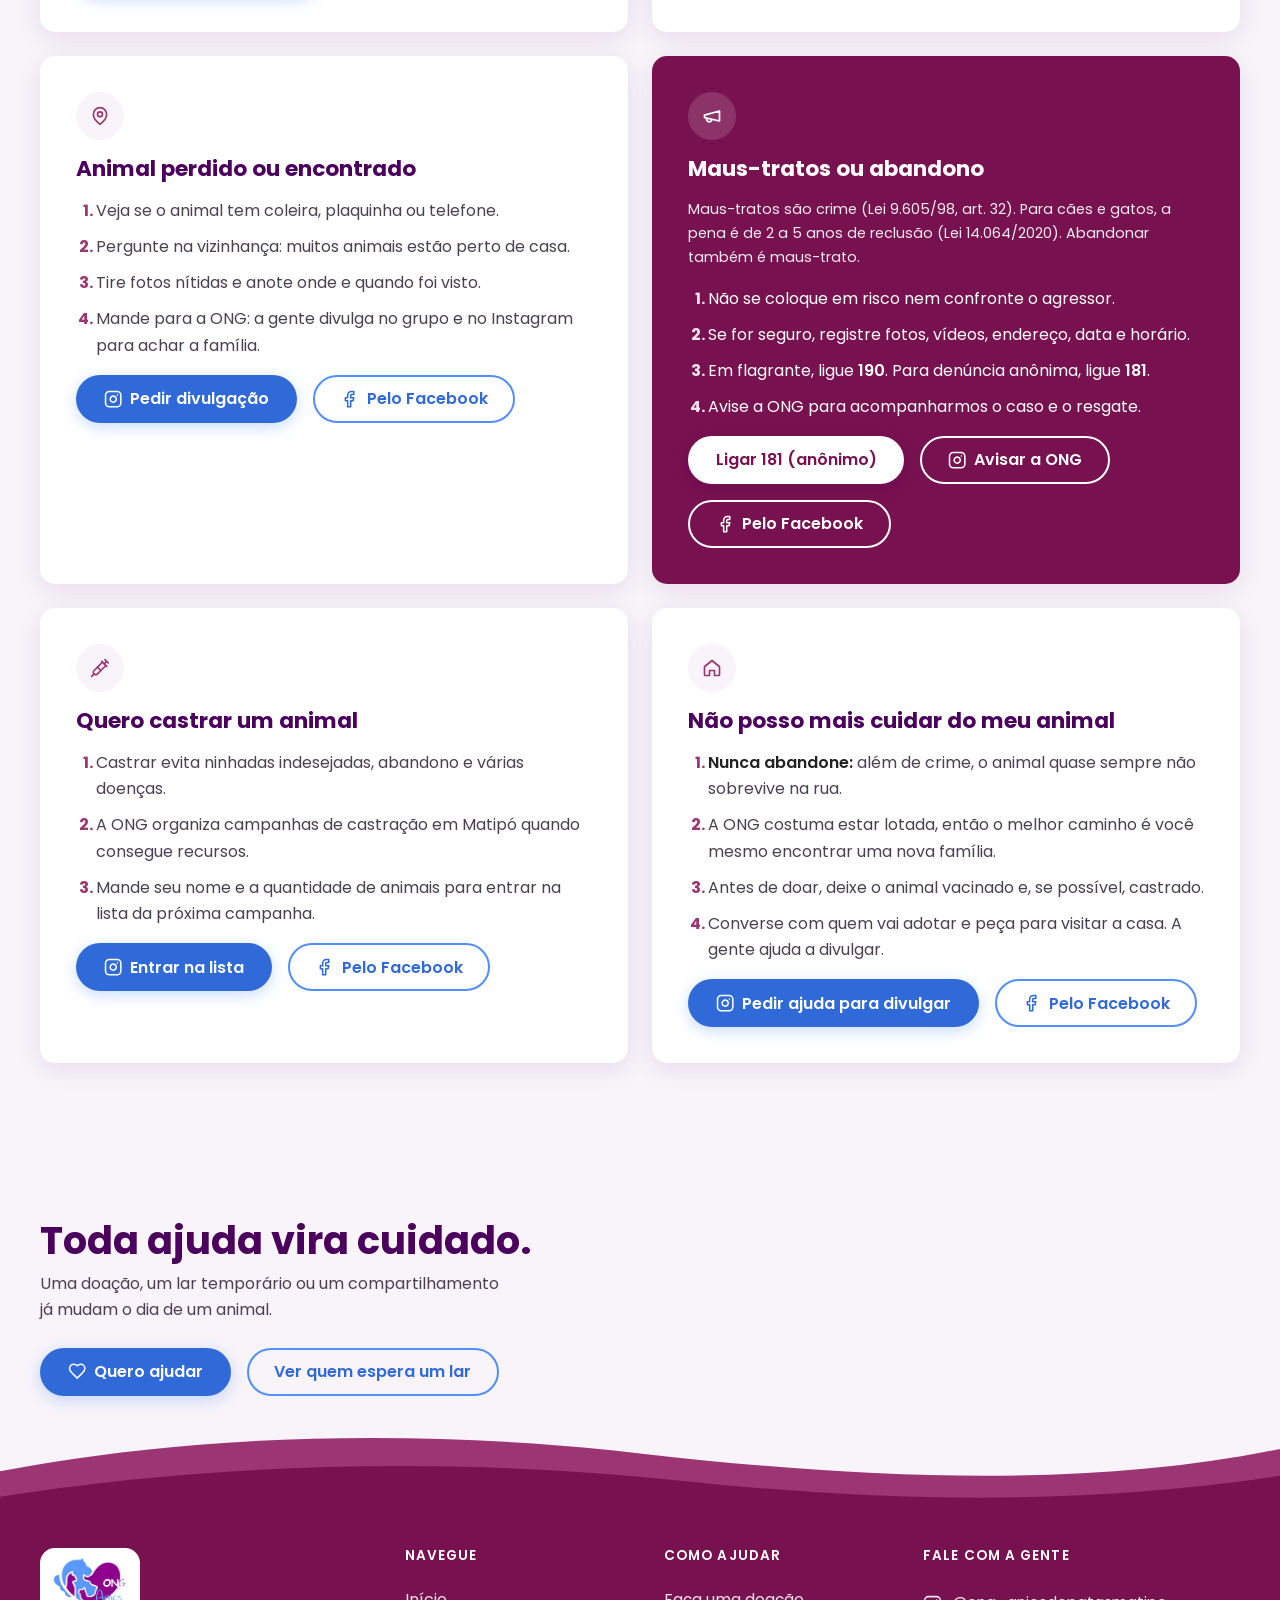
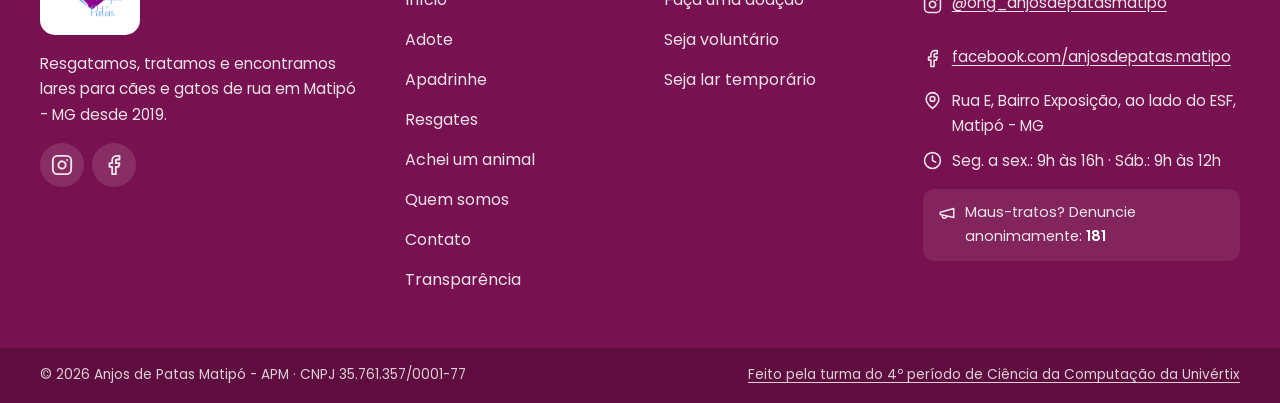
<file: ajuda.html>
<!doctype html>
<html lang="pt-BR">
<head>
  <meta charset="utf-8">
  <meta name="viewport" content="width=device-width, initial-scale=1">
  <title>Achei um animal: o que fazer | ONG Anjos de Patas</title>
  <meta name="description" content="Encontrou um animal ferido, filhotes sozinhos ou viu maus-tratos em Matipó - MG? Veja o que fazer em cada caso e fale com a ONG Anjos de Patas.">
  <link rel="canonical" href="https://anjos-de-patas-bay.vercel.app/ajuda">
  <meta name="theme-color" content="#78114F">
  <meta property="og:type" content="website">
  <meta property="og:locale" content="pt_BR">
  <meta property="og:site_name" content="ONG Anjos de Patas">
  <meta property="og:title" content="Achei um animal: o que fazer | ONG Anjos de Patas">
  <meta property="og:description" content="Guia rápido para animal ferido, filhotes sozinhos, animal perdido e maus-tratos em Matipó - MG.">
  <meta property="og:url" content="https://anjos-de-patas-bay.vercel.app/ajuda">
  <meta property="og:image" content="https://anjos-de-patas-bay.vercel.app/assets/img/brand/og-image.jpg">
  <meta name="twitter:card" content="summary_large_image">
  <link rel="icon" href="assets/img/brand/favicon.ico" sizes="any">
  <link rel="icon" type="image/png" href="assets/img/brand/favicon-32.png">
  <link rel="apple-touch-icon" href="assets/img/brand/apple-touch-icon.png">
  <link rel="preconnect" href="https://fonts.googleapis.com">
  <link rel="preconnect" href="https://fonts.gstatic.com" crossorigin>
  <link rel="stylesheet" href="https://fonts.googleapis.com/css2?family=Poppins:wght@400;500;600;700&display=swap">
  <link rel="stylesheet" href="css/base.css">
  <link rel="stylesheet" href="css/components.css">
  <link rel="stylesheet" href="css/pages.css">
  <script src="js/layout.js" defer></script>
  <script src="js/dados.js" defer></script>
  <script src="js/main.js" defer></script>
</head>
<body>
  <a class="pular-link" href="#conteudo">Pular para o conteúdo</a>
  <div id="site-header"></div>

  <main id="conteudo">
    <section class="pagina-topo">
      <div class="container">
        <ol class="pagina-topo__trilha" aria-label="Você está em">
          <li><a href="index.html">Início</a></li>
          <li aria-current="page">Achei um animal</li>
        </ol>
        <h1>Encontrou um animal que precisa de ajuda?</h1>
        <p class="lead">Escolha a situação e veja o que fazer agora. Depois, mande para a gente foto e localização no Instagram ou no Facebook.</p>
      </div>
    </section>

    <!-- Escolha da situação -->
    <section class="secao" aria-labelledby="situacao-titulo">
      <div class="container">
        <aside class="ajuda-urgente revelar" aria-label="Emergência">
          <svg data-icone="alerta"></svg>
          <p><strong>Maus-tratos acontecendo agora?</strong> Ligue <a href="tel:190">190</a> (Polícia Militar). Para denúncia anônima, ligue <a href="tel:181">181</a>.</p>
        </aside>

        <h2 id="situacao-titulo" class="visualmente-oculto">Qual é a situação?</h2>
        <ul class="situacoes" role="list">
          <li class="revelar"><a class="card situacao" href="#ferido"><span class="situacao__icone"><svg data-icone="estetoscopio"></svg></span><span>Animal ferido ou atropelado</span></a></li>
          <li class="revelar" style="--atraso:40ms"><a class="card situacao" href="#filhotes"><span class="situacao__icone"><svg data-icone="pata"></svg></span><span>Filhotes sozinhos</span></a></li>
          <li class="revelar" style="--atraso:80ms"><a class="card situacao" href="#perdido"><span class="situacao__icone"><svg data-icone="local"></svg></span><span>Animal perdido ou encontrado</span></a></li>
          <li class="revelar" style="--atraso:120ms"><a class="card situacao" href="#maus-tratos"><span class="situacao__icone"><svg data-icone="alerta"></svg></span><span>Maus-tratos ou abandono</span></a></li>
          <li class="revelar" style="--atraso:160ms"><a class="card situacao" href="#castracao"><span class="situacao__icone"><svg data-icone="seringa"></svg></span><span>Quero castrar um animal</span></a></li>
          <li class="revelar" style="--atraso:200ms"><a class="card situacao" href="#nao-posso-cuidar"><span class="situacao__icone"><svg data-icone="casa"></svg></span><span>Não posso mais cuidar do meu</span></a></li>
        </ul>
      </div>
    </section>

    <!-- Guias -->
    <section class="secao secao--suave" aria-label="O que fazer em cada caso">
      <div class="container guias">

        <article class="card guia revelar" id="ferido" aria-labelledby="g-ferido">
          <span class="guia__icone"><svg data-icone="estetoscopio"></svg></span>
          <h2 id="g-ferido">Animal ferido ou atropelado</h2>
          <ol class="guia__passos">
            <li>Garanta a sua segurança e a do animal: sinalize o local para que ele não seja atingido de novo.</li>
            <li>Aproxime-se devagar e falando baixo. Animais com dor podem morder, mesmo os mansos.</li>
            <li>Para mover, use uma toalha ou cobertor e apoie o corpo inteiro, sem puxar pelas patas.</li>
            <li><strong>Não dê remédio de gente:</strong> vários são tóxicos para cães e gatos.</li>
            <li>Mande foto e localização para a ONG. Se puder, leve a um veterinário da cidade.</li>
          </ol>
          <a class="btn" href="https://www.instagram.com/ong_anjosdepatasmatipo/" target="_blank" rel="noopener"><svg data-icone="instagram"></svg>Avisar a ONG agora</a>
        </article>

        <article class="card guia revelar" id="filhotes" aria-labelledby="g-filhotes">
          <span class="guia__icone"><svg data-icone="pata"></svg></span>
          <h2 id="g-filhotes">Filhotes sozinhos</h2>
          <ol class="guia__passos">
            <li>Observe de longe por algumas horas: a mãe muitas vezes saiu para comer e volta.</li>
            <li>Se estiverem em perigo (chuva, rua, frio), leve para um lugar protegido e mantenha aquecidos com pano ou garrafa de água morna enrolada.</li>
            <li><strong>Não dê leite de vaca:</strong> causa diarreia e desidrata os filhotes.</li>
            <li>Fale com a ONG para saber como alimentar e se há lar temporário disponível.</li>
          </ol>
          <a class="btn" href="https://www.instagram.com/ong_anjosdepatasmatipo/" target="_blank" rel="noopener"><svg data-icone="instagram"></svg>Pedir orientação</a>
        </article>

        <article class="card guia revelar" id="perdido" aria-labelledby="g-perdido">
          <span class="guia__icone"><svg data-icone="local"></svg></span>
          <h2 id="g-perdido">Animal perdido ou encontrado</h2>
          <ol class="guia__passos">
            <li>Veja se o animal tem coleira, plaquinha ou telefone.</li>
            <li>Pergunte na vizinhança: muitos animais estão perto de casa.</li>
            <li>Tire fotos nítidas e anote onde e quando foi visto.</li>
            <li>Mande para a ONG: a gente divulga no grupo e no Instagram para achar a família.</li>
          </ol>
          <a class="btn" href="https://www.instagram.com/ong_anjosdepatasmatipo/" target="_blank" rel="noopener"><svg data-icone="instagram"></svg>Pedir divulgação</a>
        </article>

        <article class="card guia guia--destaque revelar" id="maus-tratos" aria-labelledby="g-maus-tratos">
          <span class="guia__icone"><svg data-icone="alerta"></svg></span>
          <h2 id="g-maus-tratos">Maus-tratos ou abandono</h2>
          <p class="guia__lei">Maus-tratos são crime (Lei 9.605/98, art. 32). Para cães e gatos, a pena é de 2 a 5 anos de reclusão (Lei 14.064/2020). Abandonar também é maus-trato.</p>
          <ol class="guia__passos">
            <li>Não se coloque em risco nem confronte o agressor.</li>
            <li>Se for seguro, registre fotos, vídeos, endereço, data e horário.</li>
            <li>Em flagrante, ligue <strong>190</strong>. Para denúncia anônima, ligue <strong>181</strong>.</li>
            <li>Avise a ONG para acompanharmos o caso e o resgate.</li>
          </ol>
          <div class="grupo-botoes">
            <a class="btn btn--branco" href="tel:181">Ligar 181 (anônimo)</a>
            <a class="btn btn--contorno-claro" href="https://www.instagram.com/ong_anjosdepatasmatipo/" target="_blank" rel="noopener"><svg data-icone="instagram"></svg>Avisar a ONG</a>
          </div>
        </article>

        <article class="card guia revelar" id="castracao" aria-labelledby="g-castracao">
          <span class="guia__icone"><svg data-icone="seringa"></svg></span>
          <h2 id="g-castracao">Quero castrar um animal</h2>
          <ol class="guia__passos">
            <li>Castrar evita ninhadas indesejadas, abandono e várias doenças.</li>
            <li>A ONG organiza campanhas de castração em Matipó quando consegue recursos.</li>
            <li>Mande seu nome e a quantidade de animais para entrar na lista da próxima campanha.</li>
          </ol>
          <a class="btn" href="https://www.instagram.com/ong_anjosdepatasmatipo/" target="_blank" rel="noopener"><svg data-icone="instagram"></svg>Entrar na lista</a>
        </article>

        <article class="card guia revelar" id="nao-posso-cuidar" aria-labelledby="g-nao-posso">
          <span class="guia__icone"><svg data-icone="casa"></svg></span>
          <h2 id="g-nao-posso">Não posso mais cuidar do meu animal</h2>
          <ol class="guia__passos">
            <li><strong>Nunca abandone:</strong> além de crime, o animal quase sempre não sobrevive na rua.</li>
            <li>A ONG costuma estar lotada, então o melhor caminho é você mesmo encontrar uma nova família.</li>
            <li>Antes de doar, deixe o animal vacinado e, se possível, castrado.</li>
            <li>Converse com quem vai adotar e peça para visitar a casa. A gente ajuda a divulgar.</li>
          </ol>
          <a class="btn" href="https://www.instagram.com/ong_anjosdepatasmatipo/" target="_blank" rel="noopener"><svg data-icone="instagram"></svg>Pedir ajuda para divulgar</a>
        </article>

      </div>
    </section>
  </main>

  <div id="site-footer"></div>
</body>
</html>
</file>
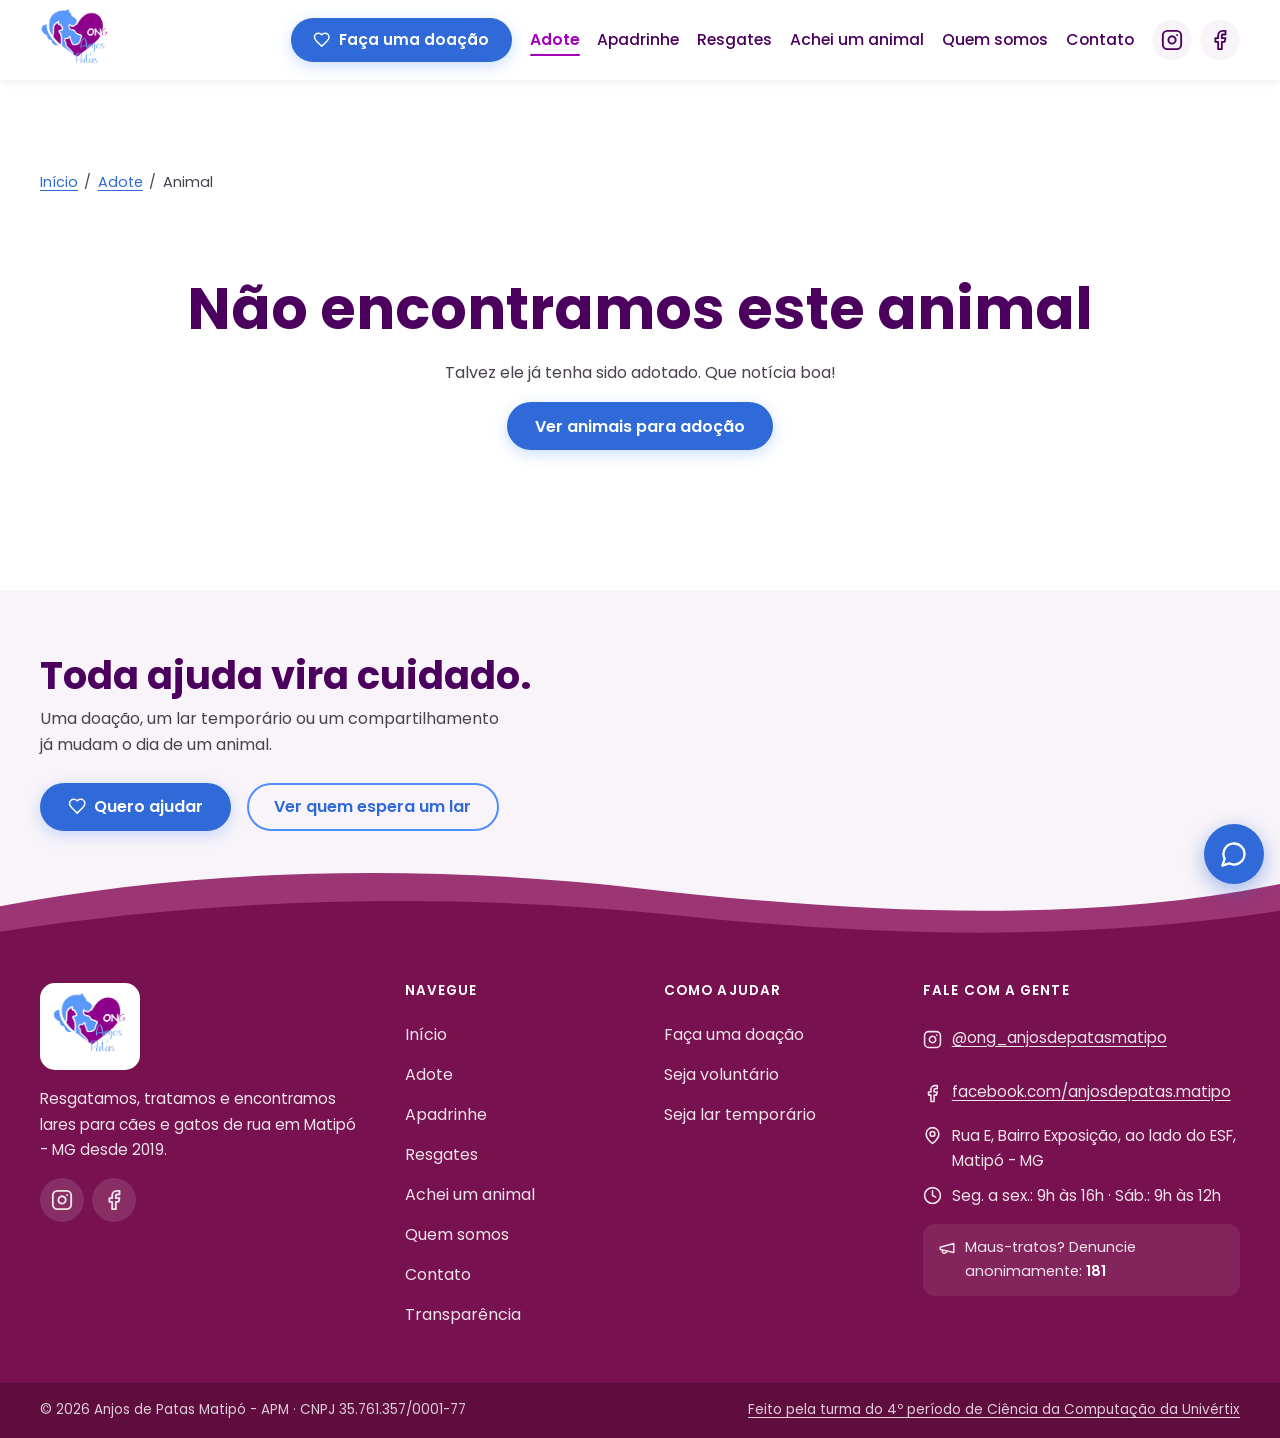
<file: animal.html>
<!doctype html>
<html lang="pt-BR">
<head>
  <meta charset="utf-8">
  <meta name="viewport" content="width=device-width, initial-scale=1">
  <title>Conheça este animal | ONG Anjos de Patas</title>
  <meta name="description" content="Conheça a história de um animal resgatado pela ONG Anjos de Patas e faça uma adoção responsável em Matipó - MG.">
  <meta name="theme-color" content="#78114F">
  <meta property="og:type" content="website">
  <meta property="og:locale" content="pt_BR">
  <meta property="og:site_name" content="ONG Anjos de Patas">
  <meta property="og:title" content="Adote | ONG Anjos de Patas">
  <meta property="og:description" content="Cães e gatos resgatados esperando por uma família em Matipó - MG.">
  <meta property="og:image" content="https://anjos-de-patas-bay.vercel.app/assets/img/brand/og-image.jpg">
  <meta name="twitter:card" content="summary_large_image">
  <link rel="icon" href="assets/img/brand/favicon.ico" sizes="any">
  <link rel="icon" type="image/png" href="assets/img/brand/favicon-32.png">
  <link rel="apple-touch-icon" href="assets/img/brand/apple-touch-icon.png">
  <link rel="preconnect" href="https://fonts.googleapis.com">
  <link rel="preconnect" href="https://fonts.gstatic.com" crossorigin>
  <link rel="stylesheet" href="https://fonts.googleapis.com/css2?family=Poppins:wght@400;500;600;700&display=swap">
  <link rel="stylesheet" href="css/base.css">
  <link rel="stylesheet" href="css/components.css">
  <link rel="stylesheet" href="css/pages.css">
  <script src="js/layout.js" defer></script>
  <script src="js/dados.js" defer></script>
  <script src="js/main.js" defer></script>
  <script src="js/animais.js" defer></script>
</head>
<body>
  <a class="pular-link" href="#conteudo">Pular para o conteúdo</a>
  <div id="site-header"></div>

  <main id="conteudo">
    <section class="secao detalhe" aria-live="polite">
      <div class="container">
        <ol class="trilha" aria-label="Você está em">
          <li><a href="index.html">Início</a></li>
          <li><a href="adote.html">Adote</a></li>
          <li aria-current="page" data-trilha-nome>Animal</li>
        </ol>

        <!-- Preenchido por js/animais.js a partir de data/animais.json -->
        <div data-detalhe>
          <p class="carregando">Carregando…</p>
        </div>
      </div>
    </section>

    <section class="secao secao--suave" id="interesse" aria-labelledby="interesse-titulo" data-bloco-interesse hidden>
      <div class="container interesse__grid">
        <div class="interesse__texto">
          <p class="sobretitulo"><svg data-icone="coracao"></svg>Adoção responsável</p>
          <h2 id="interesse-titulo">Quero adotar <span data-nome-animal>este animal</span></h2>
          <p class="lead">A conversa começa no Instagram ou no Facebook. A equipe conhece você, tira suas dúvidas e combina a visita.</p>
        </div>

        <div class="card interesse__card">
          <h3>Antes de chamar, confira se você pode:</h3>
          <ul class="lista-check" role="list">
            <li><svg data-icone="check"></svg>Ter 18 anos ou mais</li>
            <li><svg data-icone="check"></svg>Oferecer um ambiente seguro, telado ou murado</li>
            <li><svg data-icone="check"></svg>Assinar o termo de adoção e receber visitas de acompanhamento</li>
            <li><svg data-icone="check"></svg>Manter vacinas e cuidados veterinários em dia</li>
          </ul>
          <a class="btn interesse__botao" href="https://www.instagram.com/ong_anjosdepatasmatipo/" target="_blank" rel="noopener"><svg data-icone="instagram"></svg>Chamar no Instagram</a>
          <p class="interesse__nota" data-nota-interesse>Mande uma mensagem com o nome do animal.</p>
        </div>
      </div>
    </section>

    <section class="secao" aria-labelledby="outros-titulo" data-bloco-outros hidden>
      <div class="container">
        <div class="secao__topo">
          <h2 id="outros-titulo">Conheça também</h2>
        </div>
        <div class="grade-animais" data-outros-animais></div>
        <div class="secao__rodape">
          <a class="btn btn--contorno" href="adote.html">Ver todos os animais<svg data-icone="seta-dir"></svg></a>
        </div>
      </div>
    </section>
  </main>

  <div id="site-footer"></div>
</body>
</html>
</file>
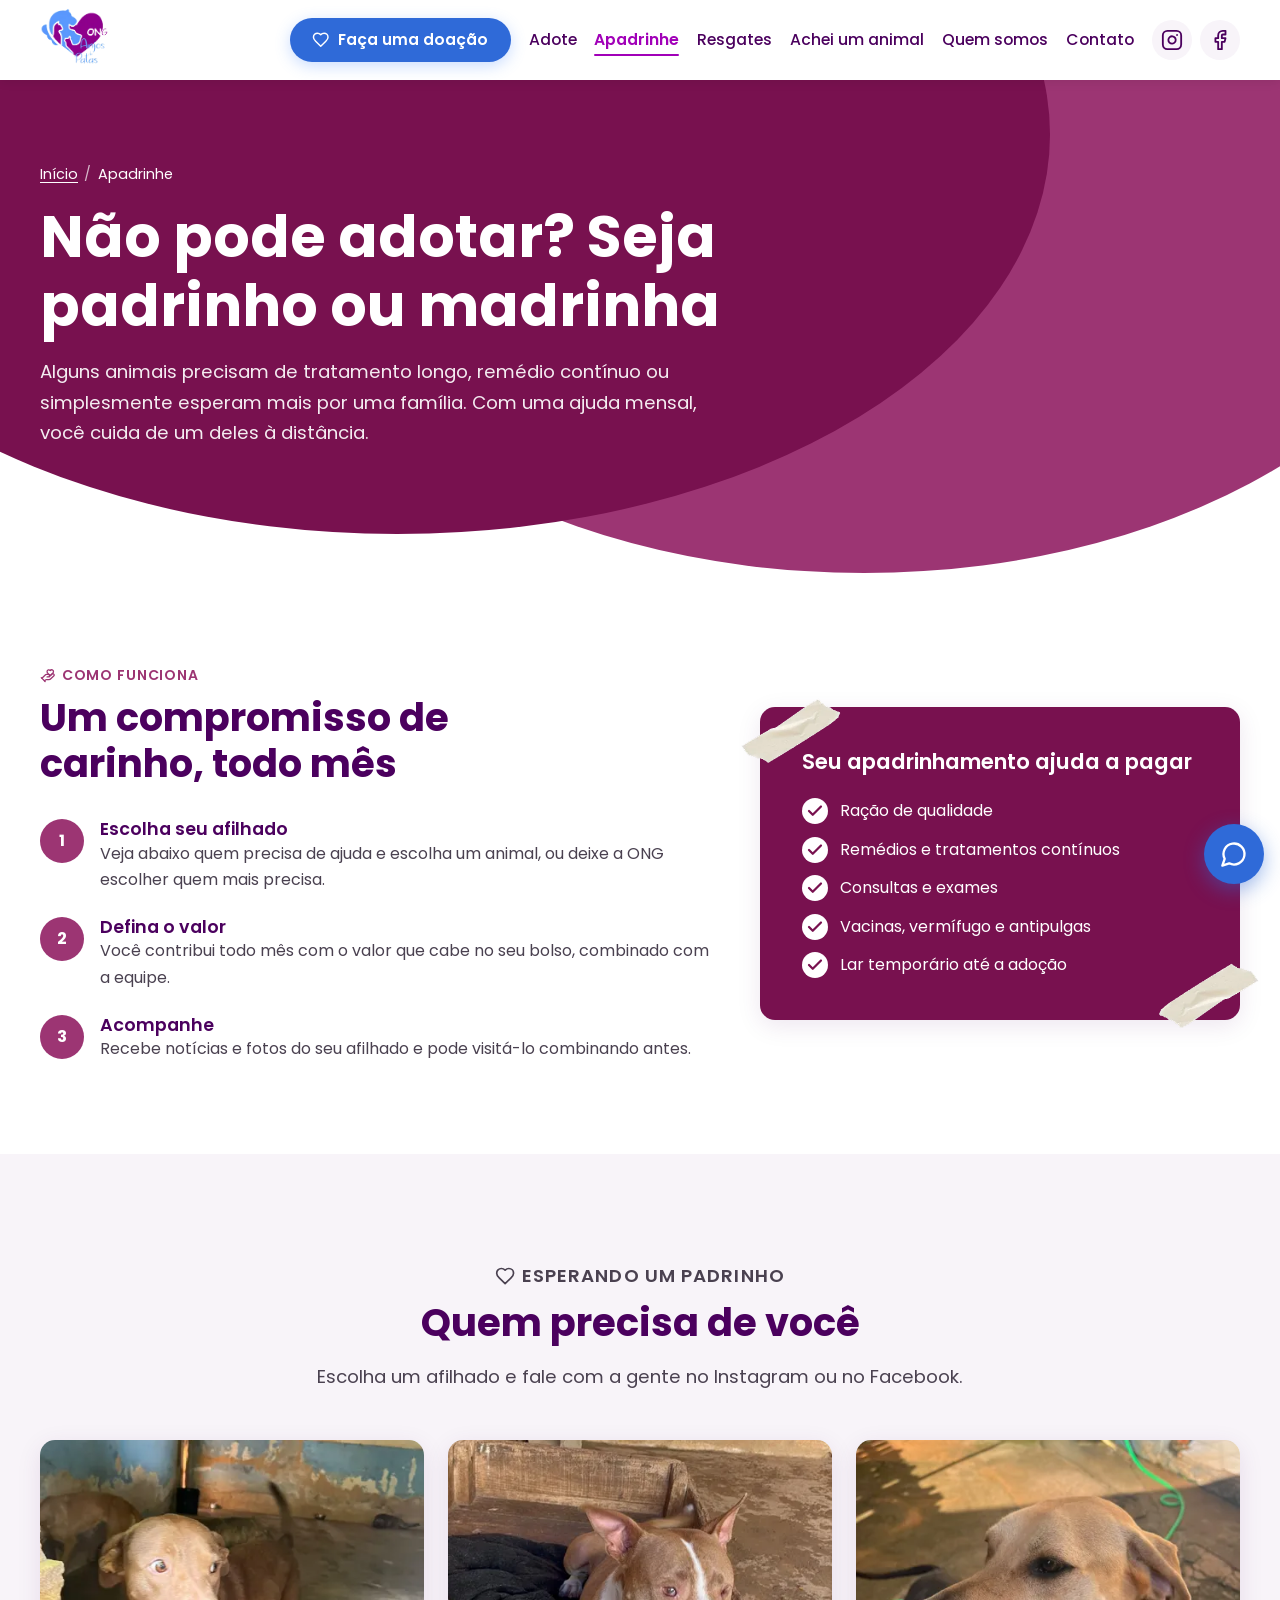
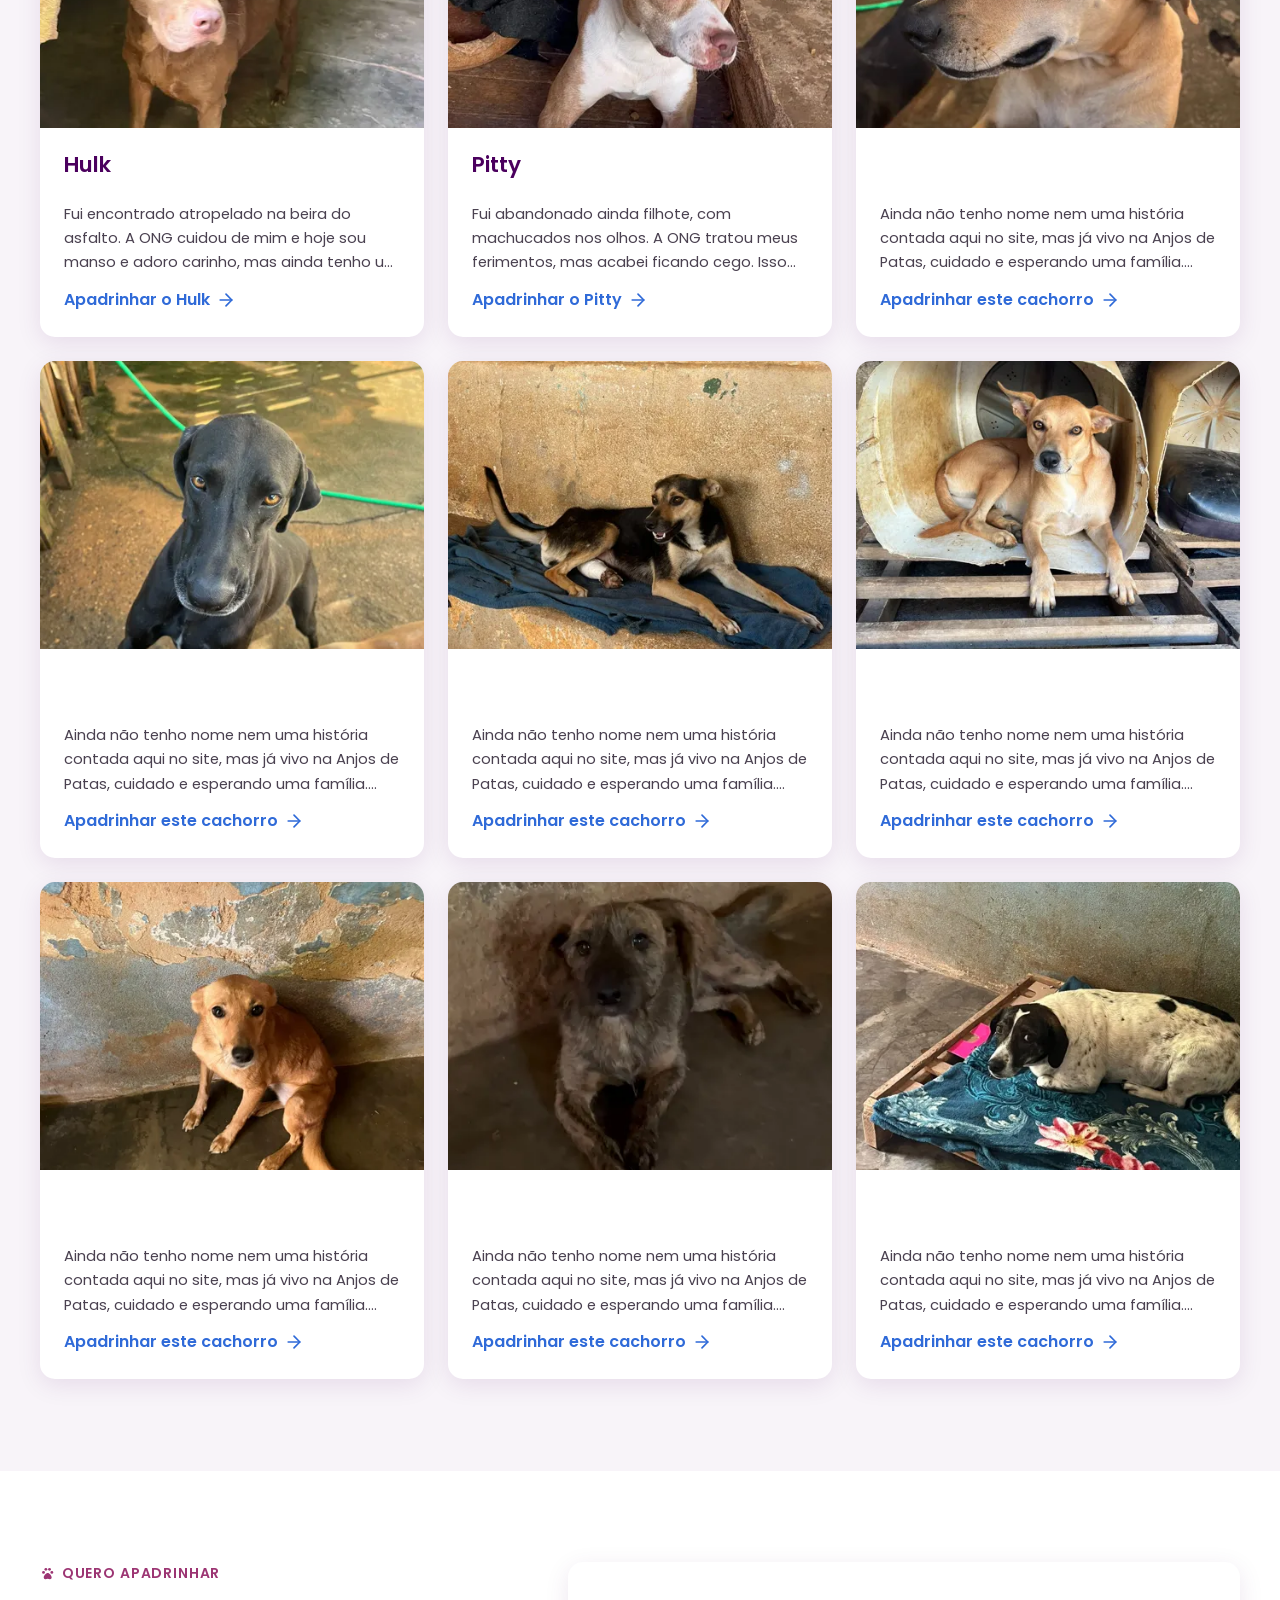
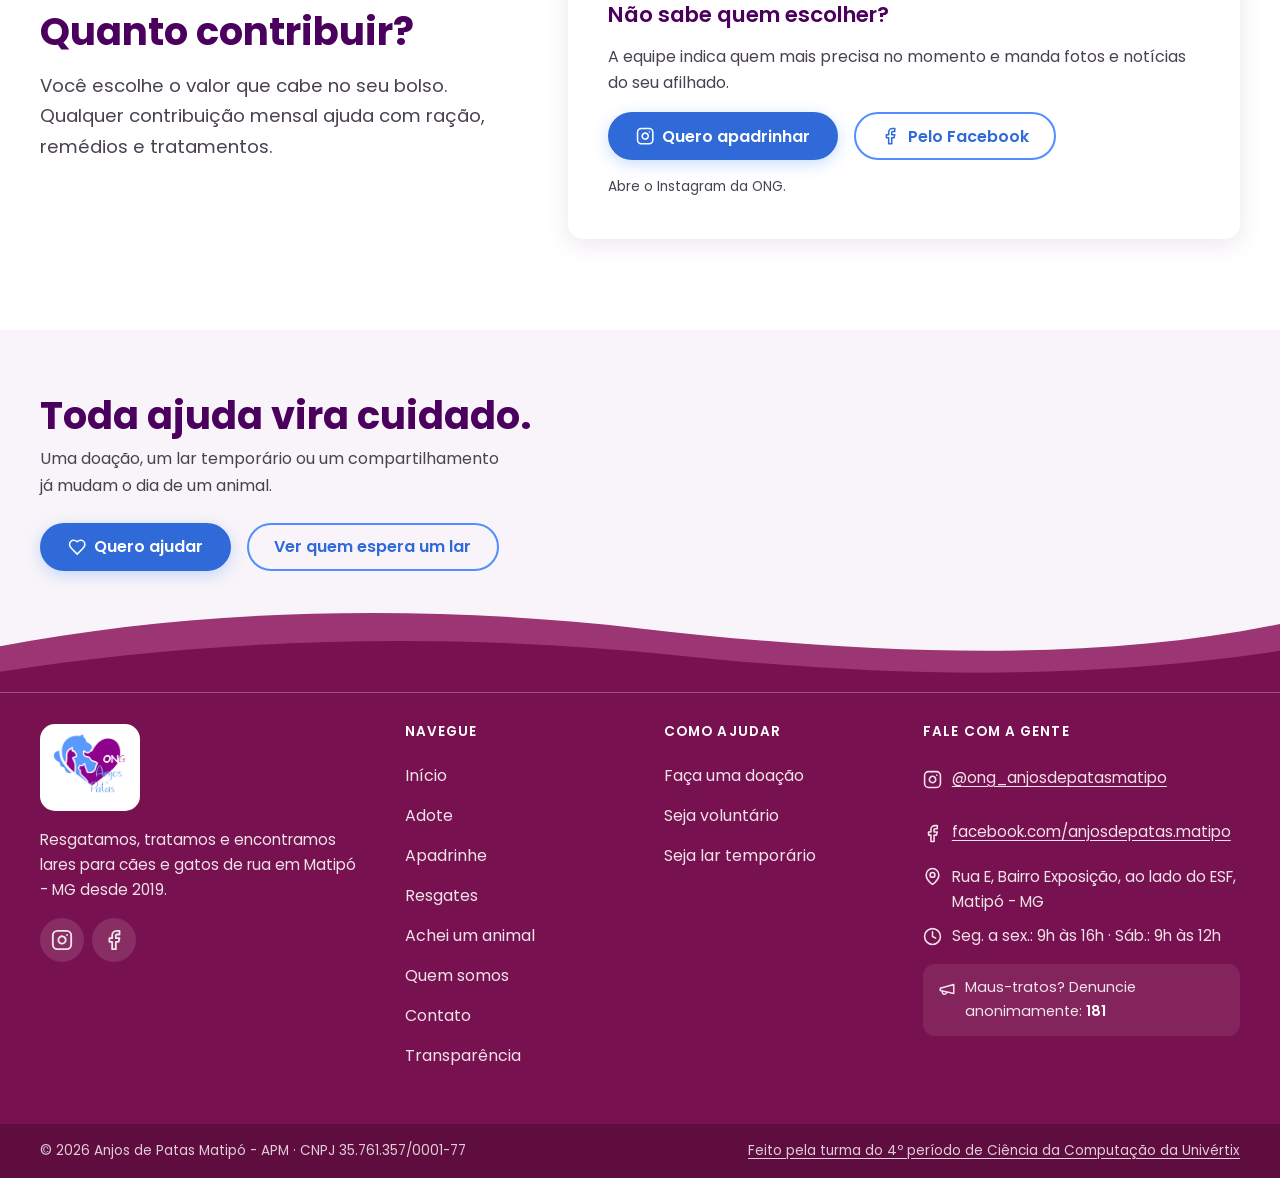
<file: apadrinhe.html>
<!doctype html>
<html lang="pt-BR">
<head>
  <meta charset="utf-8">
  <meta name="viewport" content="width=device-width, initial-scale=1">
  <title>Seja padrinho ou madrinha | ONG Anjos de Patas</title>
  <meta name="description" content="Não pode adotar? Apadrinhe um cão ou gato resgatado pela ONG Anjos de Patas e ajude todo mês com ração, remédios e tratamento em Matipó - MG.">
  <link rel="canonical" href="https://anjos-de-patas-bay.vercel.app/apadrinhe">
  <meta name="theme-color" content="#78114F">
  <meta property="og:type" content="website">
  <meta property="og:locale" content="pt_BR">
  <meta property="og:site_name" content="ONG Anjos de Patas">
  <meta property="og:title" content="Seja padrinho ou madrinha | ONG Anjos de Patas">
  <meta property="og:description" content="Ajude todo mês com a ração e os remédios de um animal resgatado.">
  <meta property="og:url" content="https://anjos-de-patas-bay.vercel.app/apadrinhe">
  <meta property="og:image" content="https://anjos-de-patas-bay.vercel.app/assets/img/brand/og-image.jpg">
  <meta name="twitter:card" content="summary_large_image">
  <link rel="icon" href="assets/img/brand/favicon.ico" sizes="any">
  <link rel="icon" type="image/png" href="assets/img/brand/favicon-32.png">
  <link rel="apple-touch-icon" href="assets/img/brand/apple-touch-icon.png">
  <link rel="preconnect" href="https://fonts.googleapis.com">
  <link rel="preconnect" href="https://fonts.gstatic.com" crossorigin>
  <link rel="stylesheet" href="https://fonts.googleapis.com/css2?family=Poppins:wght@400;500;600;700&display=swap">
  <link rel="stylesheet" href="css/base.css">
  <link rel="stylesheet" href="css/components.css">
  <link rel="stylesheet" href="css/pages.css">
  <script src="js/layout.js" defer></script>
  <script src="js/dados.js" defer></script>
  <script src="js/main.js" defer></script>
  <script src="js/animais.js" defer></script>
</head>
<body>
  <a class="pular-link" href="#conteudo">Pular para o conteúdo</a>
  <div id="site-header"></div>

  <main id="conteudo">
    <section class="pagina-topo">
      <div class="container">
        <ol class="pagina-topo__trilha" aria-label="Você está em">
          <li><a href="index.html">Início</a></li>
          <li aria-current="page">Apadrinhe</li>
        </ol>
        <h1>Não pode adotar? Seja padrinho ou madrinha</h1>
        <p class="lead">Alguns animais precisam de tratamento longo, remédio contínuo ou simplesmente esperam mais por uma família. Com uma ajuda mensal, você cuida de um deles à distância.</p>
      </div>
    </section>

    <!-- COMO FUNCIONA -->
    <section class="secao" aria-labelledby="como-titulo">
      <div class="container apadrinhe__intro">
        <div class="revelar">
          <p class="sobretitulo"><svg data-icone="maos"></svg>Como funciona</p>
          <h2 id="como-titulo">Um compromisso de carinho, todo mês</h2>
          <ol class="lista-numerada" role="list">
            <li><span>1</span><div><h3>Escolha seu afilhado</h3><p>Veja abaixo quem precisa de ajuda e escolha um animal, ou deixe a ONG escolher quem mais precisa.</p></div></li>
            <li><span>2</span><div><h3>Defina o valor</h3><p>Você contribui todo mês com o valor que cabe no seu bolso, combinado com a equipe.</p></div></li>
            <li><span>3</span><div><h3>Acompanhe</h3><p>Recebe notícias e fotos do seu afilhado e pode visitá-lo combinando antes.</p></div></li>
          </ol>
        </div>
        <aside class="card apadrinhe__cobre com-fitas revelar" style="--atraso:100ms" aria-labelledby="cobre-titulo">
          <h3 id="cobre-titulo">Seu apadrinhamento ajuda a pagar</h3>
          <ul class="lista-check" role="list">
            <li><svg data-icone="check"></svg>Ração de qualidade</li>
            <li><svg data-icone="check"></svg>Remédios e tratamentos contínuos</li>
            <li><svg data-icone="check"></svg>Consultas e exames</li>
            <li><svg data-icone="check"></svg>Vacinas, vermífugo e antipulgas</li>
            <li><svg data-icone="check"></svg>Lar temporário até a adoção</li>
          </ul>
        </aside>
      </div>
    </section>

    <!-- ANIMAIS -->
    <section class="secao secao--suave" aria-labelledby="afilhados-titulo">
      <div class="container">
        <div class="secao__topo revelar">
          <p class="sobretitulo"><svg data-icone="coracao"></svg>Esperando um padrinho</p>
          <h2 id="afilhados-titulo">Quem precisa de você</h2>
          <p>Escolha um afilhado e fale com a gente no Instagram ou no Facebook.</p>
        </div>
        <p class="nota-exemplo" data-nota-exemplo hidden>Perfis ilustrativos enquanto cadastramos os animais da ONG.</p>
        <div class="grade-animais" data-animais-padrinho aria-live="polite">
          <p class="carregando">Carregando animais…</p>
        </div>
      </div>
    </section>

    <!-- COMO COMBINAR -->
    <section class="secao" id="combinar" aria-labelledby="combinar-titulo">
      <div class="container interesse__grid">
        <div class="interesse__texto revelar">
          <p class="sobretitulo"><svg data-icone="pata"></svg>Quero apadrinhar</p>
          <h2 id="combinar-titulo">Quanto contribuir?</h2>
          <p class="lead">Você escolhe o valor que cabe no seu bolso. Qualquer contribuição mensal ajuda com ração, remédios e tratamentos.</p>
        </div>

        <div class="card interesse__card revelar" style="--atraso:100ms">
          <h3>Não sabe quem escolher?</h3>
          <p>A equipe indica quem mais precisa no momento e manda fotos e notícias do seu afilhado.</p>
          <a class="btn interesse__botao" href="https://www.instagram.com/ong_anjosdepatasmatipo/" target="_blank" rel="noopener"><svg data-icone="instagram"></svg>Quero apadrinhar</a>
          <p class="interesse__nota">Abre o Instagram da ONG.</p>
        </div>
      </div>
    </section>
  </main>

  <div id="site-footer"></div>
</body>
</html>
</file>
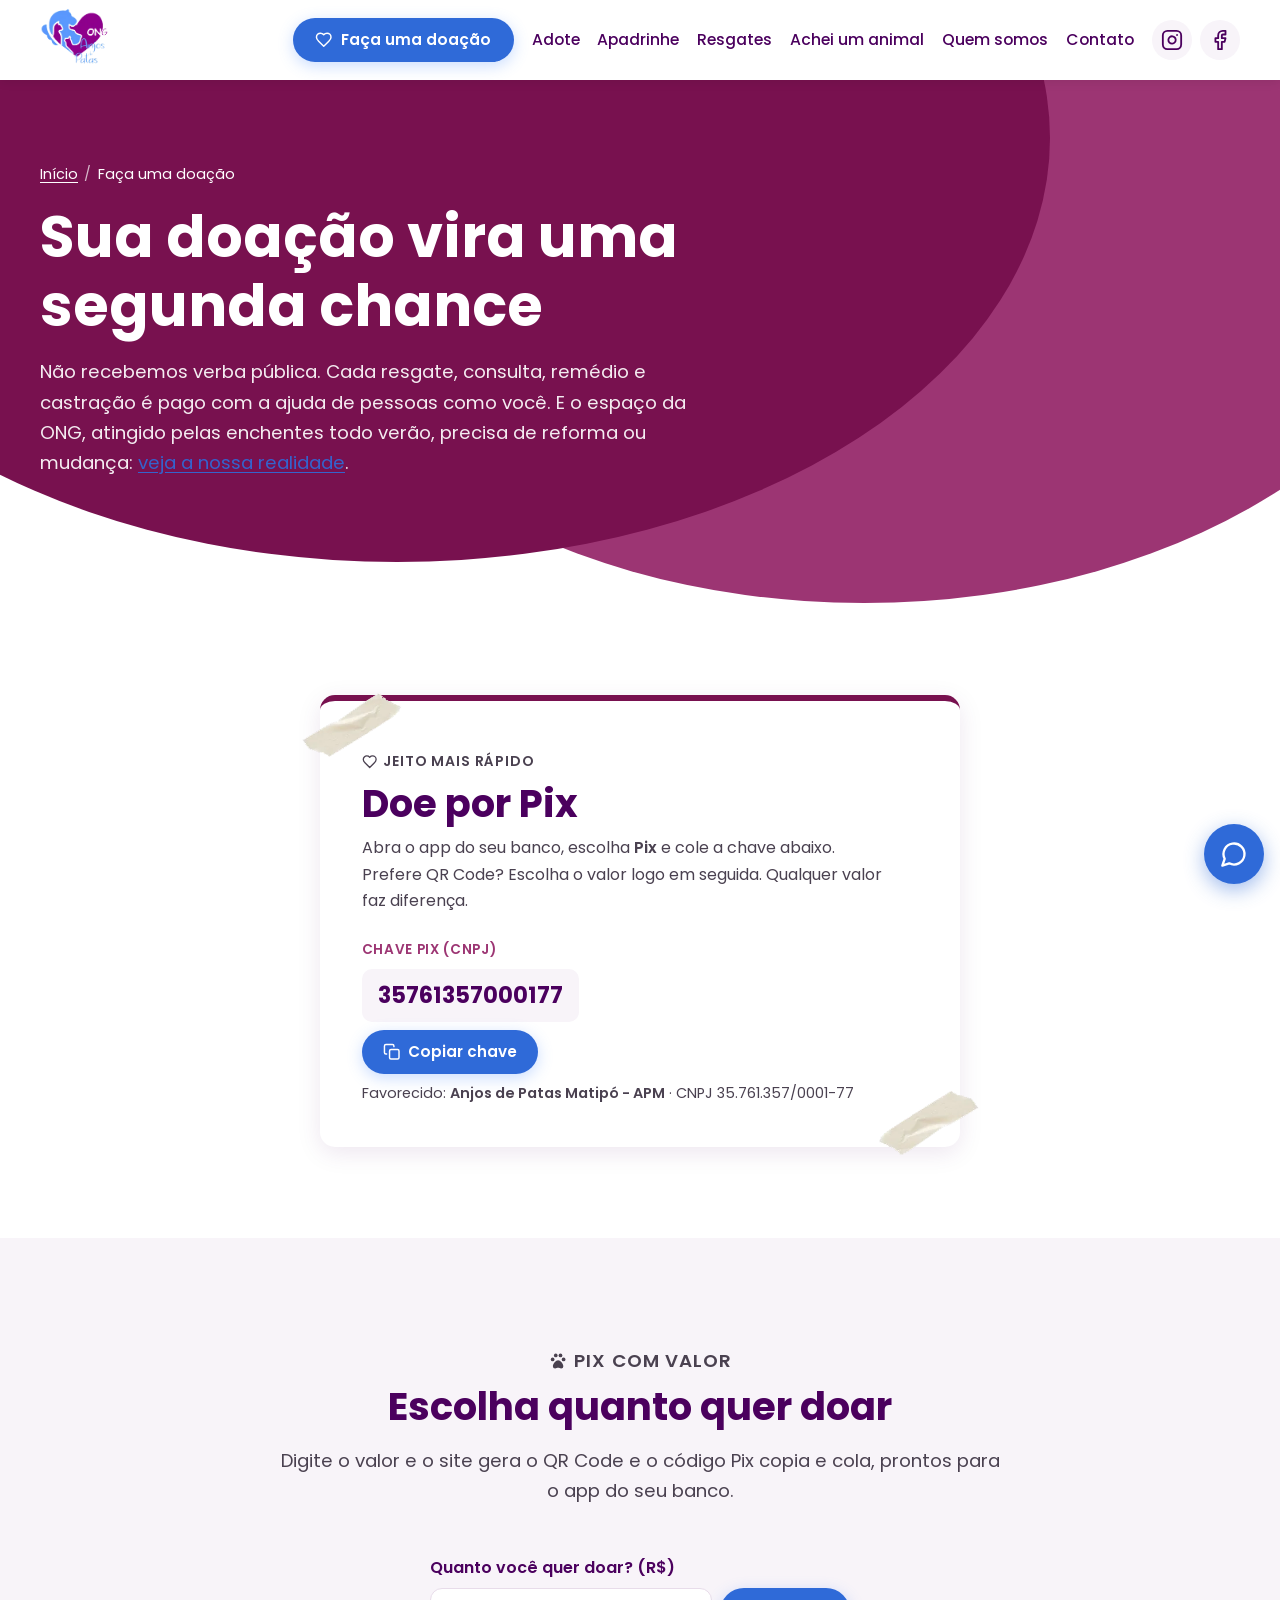
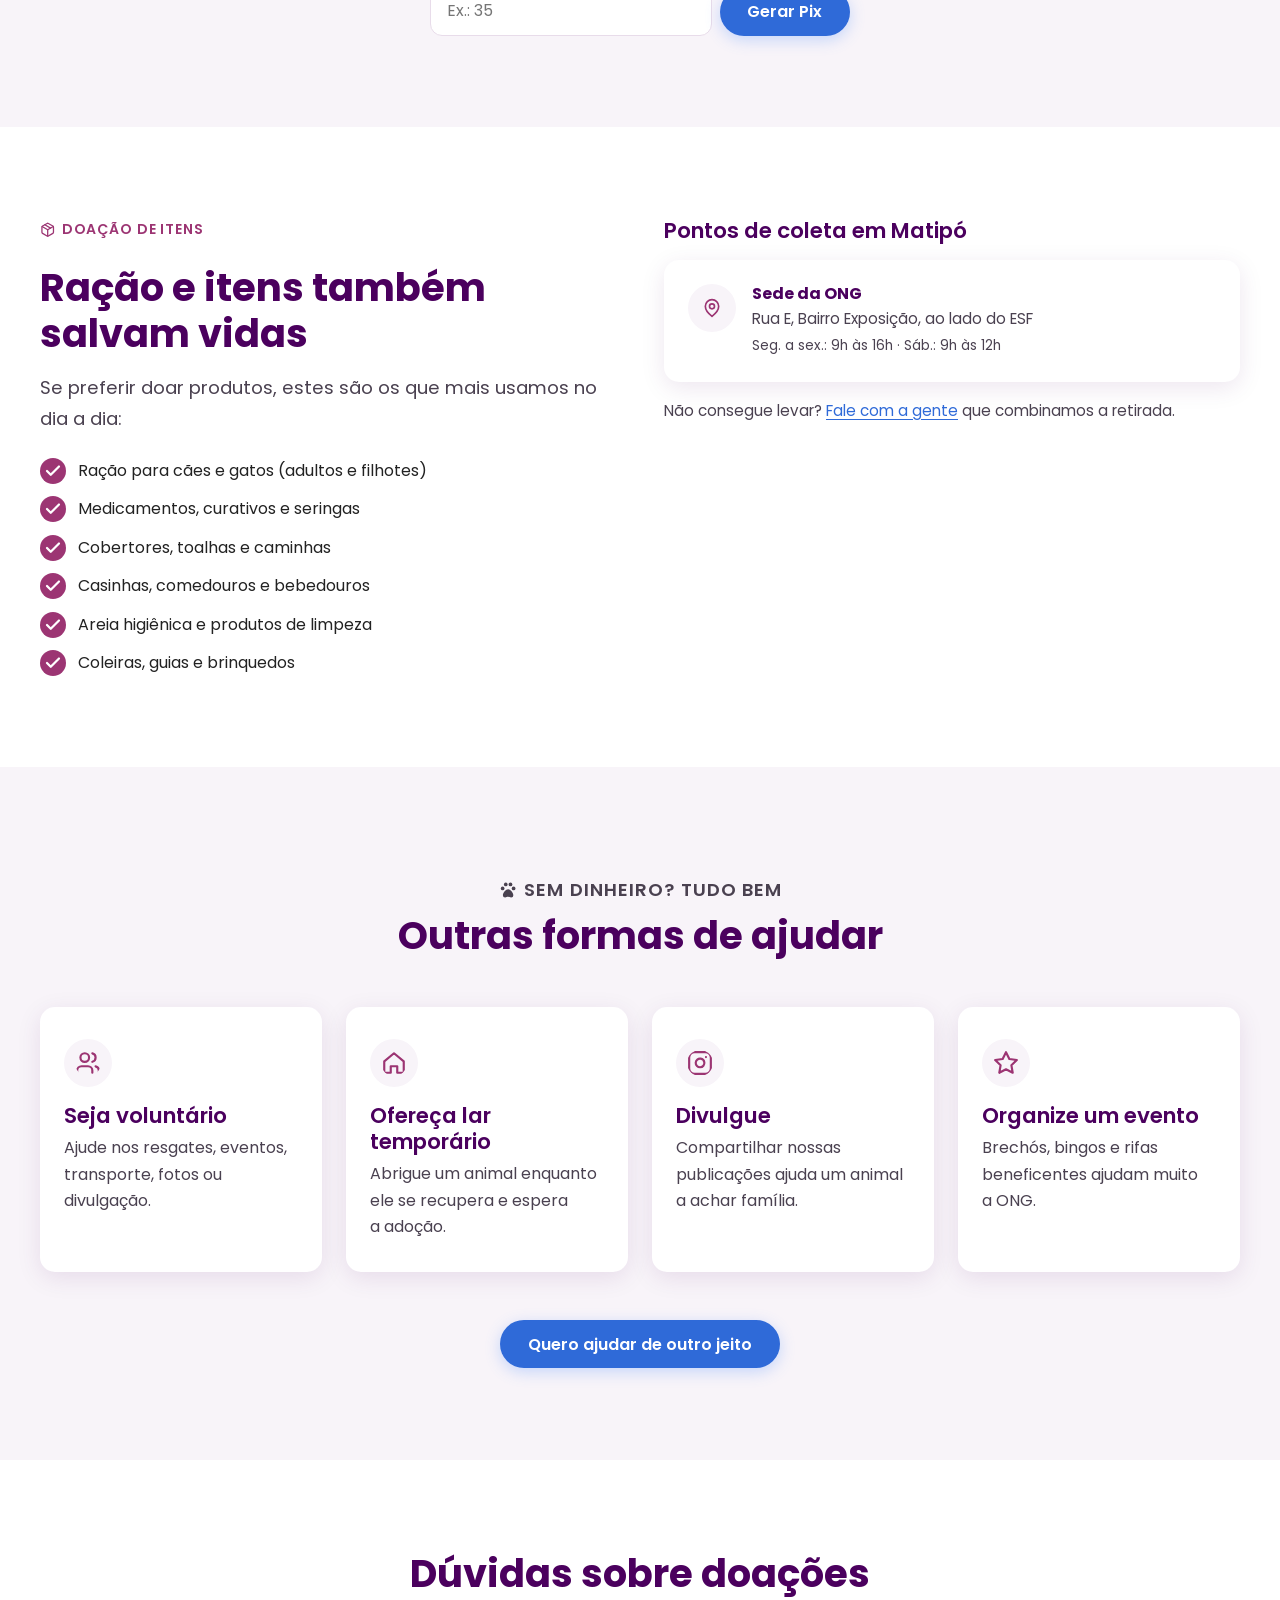
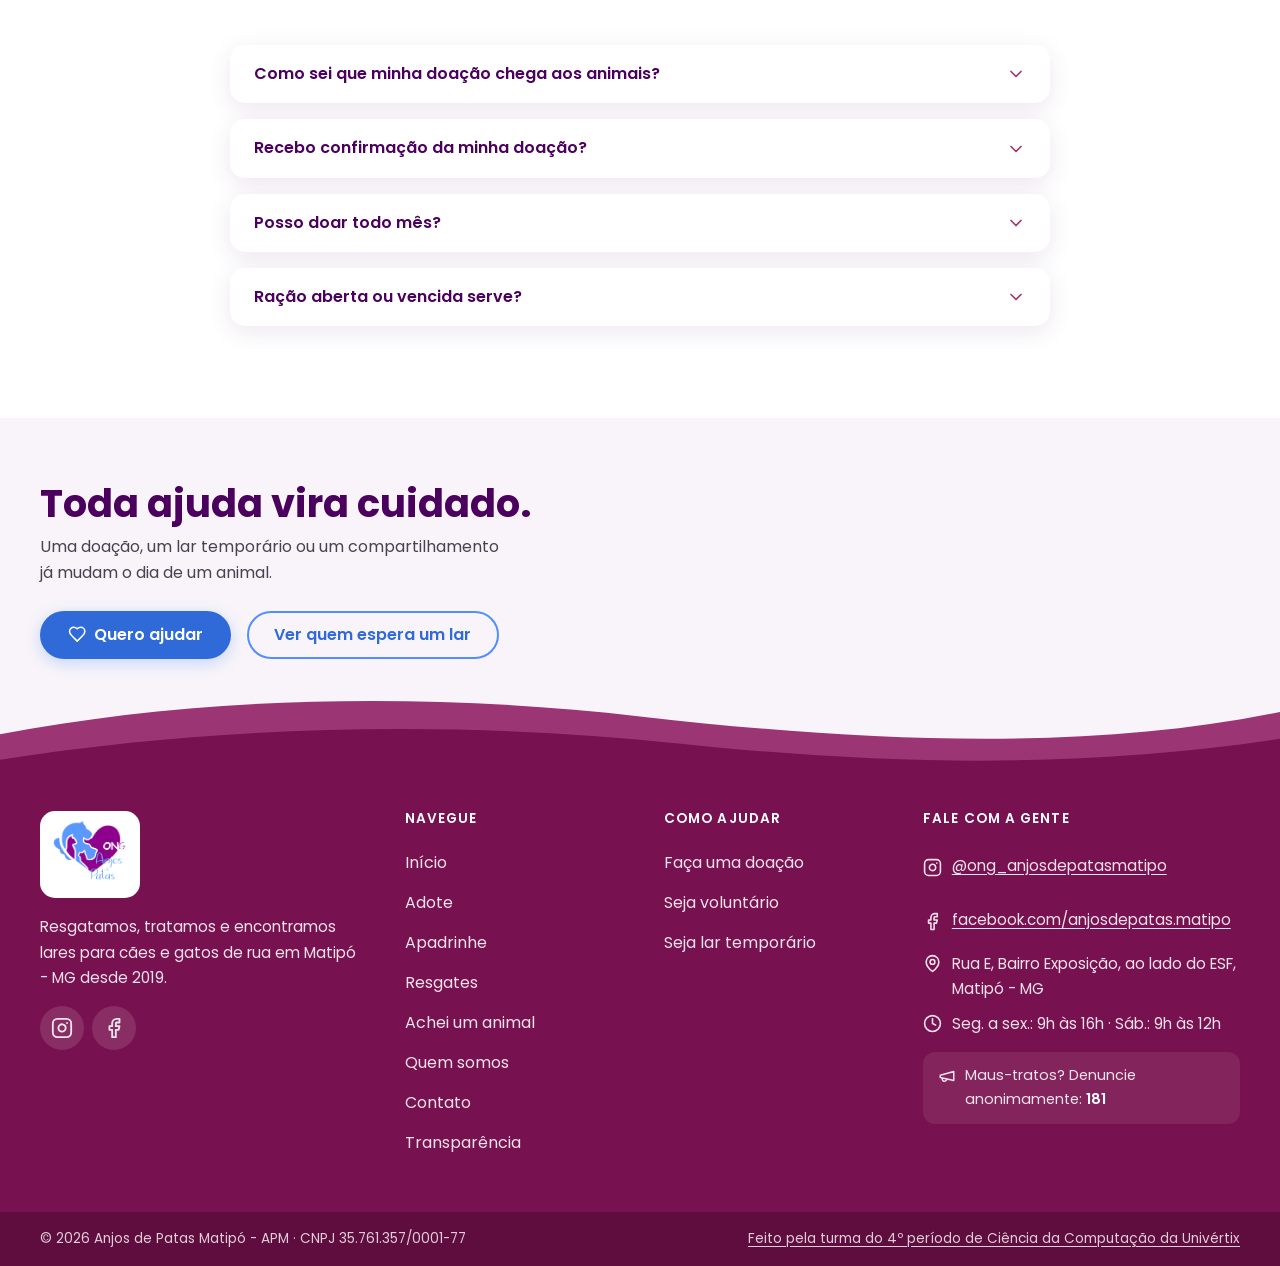
<file: doe.html>
<!doctype html>
<html lang="pt-BR">
<head>
  <meta charset="utf-8">
  <meta name="viewport" content="width=device-width, initial-scale=1">
  <title>Faça uma doação | ONG Anjos de Patas</title>
  <meta name="description" content="Doe por Pix, depósito ou com ração e itens. Sua ajuda vira resgate, tratamento e castração de cães e gatos em Matipó - MG.">
  <link rel="canonical" href="https://anjos-de-patas-bay.vercel.app/doe">
  <meta name="theme-color" content="#78114F">
  <meta property="og:type" content="website">
  <meta property="og:locale" content="pt_BR">
  <meta property="og:site_name" content="ONG Anjos de Patas">
  <meta property="og:title" content="Faça uma doação | ONG Anjos de Patas">
  <meta property="og:description" content="Pix, depósito, ração e itens: tudo vira cuidado para os animais resgatados em Matipó - MG.">
  <meta property="og:url" content="https://anjos-de-patas-bay.vercel.app/doe">
  <meta property="og:image" content="https://anjos-de-patas-bay.vercel.app/assets/img/brand/og-image.jpg">
  <meta name="twitter:card" content="summary_large_image">
  <link rel="icon" href="assets/img/brand/favicon.ico" sizes="any">
  <link rel="icon" type="image/png" href="assets/img/brand/favicon-32.png">
  <link rel="apple-touch-icon" href="assets/img/brand/apple-touch-icon.png">
  <link rel="preconnect" href="https://fonts.googleapis.com">
  <link rel="preconnect" href="https://fonts.gstatic.com" crossorigin>
  <link rel="stylesheet" href="https://fonts.googleapis.com/css2?family=Poppins:wght@400;500;600;700&display=swap">
  <link rel="stylesheet" href="css/base.css">
  <link rel="stylesheet" href="css/components.css">
  <link rel="stylesheet" href="css/pages.css">
  <script src="js/layout.js" defer></script>
  <script src="js/dados.js" defer></script>
  <script src="js/main.js" defer></script>
  <script src="js/pix.js" defer></script>
</head>
<body>
  <a class="pular-link" href="#conteudo">Pular para o conteúdo</a>
  <div id="site-header"></div>

  <main id="conteudo">
    <section class="pagina-topo">
      <div class="container">
        <ol class="pagina-topo__trilha" aria-label="Você está em">
          <li><a href="index.html">Início</a></li>
          <li aria-current="page">Faça uma doação</li>
        </ol>
        <h1>Sua doação vira uma segunda chance</h1>
        <p class="lead">Não recebemos verba pública. Cada resgate, consulta, remédio e castração é pago com a ajuda de pessoas como você. E o espaço da ONG, atingido pelas enchentes todo verão, precisa de reforma ou mudança: <a href="quem-somos.html#nossa-realidade">veja a nossa realidade</a>.</p>
      </div>
    </section>

    <!-- PIX -->
    <section class="secao" aria-labelledby="pix-titulo">
      <div class="container doe__grid">
        <article class="card doe-pix com-fitas revelar">
          <p class="sobretitulo"><svg data-icone="coracao"></svg>Jeito mais rápido</p>
          <h2 id="pix-titulo">Doe por Pix</h2>
          <p>Abra o app do seu banco, escolha <strong>Pix</strong> e cole a chave abaixo. Prefere QR Code? Escolha o valor logo em seguida. Qualquer valor faz diferença.</p>

          <!-- A chave vem de pix_chave em data/conteudo.json -->
          <div class="doe-pix__chave">
            <p class="doe-pix__rotulo">Chave Pix (CNPJ)</p>
            <p class="doe-pix__valor" id="chave-pix" data-conteudo="pix_chave"></p>
            <button class="btn btn--pequeno" type="button" data-copiar="#chave-pix"><svg data-icone="copiar"></svg>Copiar chave</button>
            <p class="form__status" role="status" aria-live="polite"></p>
          </div>
          <p class="doe-pix__favorecido">Favorecido: <strong data-conteudo="pix_favorecido">Anjos de Patas Matipó - APM</strong> · CNPJ 35.761.357/0001-77</p>
        </article>
      </div>
    </section>

    <!-- LOJINHA DE DONATIVOS (gera Pix com valor no navegador: js/pix.js) -->
    <section class="secao secao--suave" id="lojinha" aria-labelledby="lojinha-titulo" data-requer="pix_chave" hidden>
      <div class="container" data-lojinha>
        <div class="secao__topo revelar">
          <p class="sobretitulo"><svg data-icone="pata"></svg>Pix com valor</p>
          <h2 id="lojinha-titulo">Escolha quanto quer doar</h2>
          <p>Digite o valor e o site gera o QR Code e o código Pix copia e cola, prontos para o app do seu banco.</p>
        </div>
        <form class="lojinha__outro" data-outro-valor>
          <label for="valor-livre">Quanto você quer doar? (R$)</label>
          <div class="lojinha__outro-linha">
            <input id="valor-livre" name="valor" type="text" inputmode="decimal" placeholder="Ex.: 35" autocomplete="off">
            <button class="btn" type="submit">Gerar Pix</button>
          </div>
        </form>
        <div class="card lojinha__painel" data-lojinha-painel aria-live="polite" hidden></div>
      </div>
    </section>

    <!-- DOAÇÃO DE ITENS -->
    <section class="secao" aria-labelledby="itens-titulo">
      <div class="container itens__grid">
        <div class="revelar">
          <p class="sobretitulo"><svg data-icone="pacote"></svg>Doação de itens</p>
          <h2 id="itens-titulo">Ração e itens também salvam vidas</h2>
          <p class="lead">Se preferir doar produtos, estes são os que mais usamos no dia a dia:</p>
          <ul class="lista-check" role="list">
            <li><svg data-icone="check"></svg>Ração para cães e gatos (adultos e filhotes)</li>
            <li><svg data-icone="check"></svg>Medicamentos, curativos e seringas</li>
            <li><svg data-icone="check"></svg>Cobertores, toalhas e caminhas</li>
            <li><svg data-icone="check"></svg>Casinhas, comedouros e bebedouros</li>
            <li><svg data-icone="check"></svg>Areia higiênica e produtos de limpeza</li>
            <li><svg data-icone="check"></svg>Coleiras, guias e brinquedos</li>
          </ul>
        </div>

        <div class="revelar" style="--atraso:100ms">
          <h3 class="pontos__titulo">Pontos de coleta em Matipó</h3>
          <ul class="pontos" role="list">
            <li class="card ponto">
              <span class="ponto__icone"><svg data-icone="local"></svg></span>
              <div>
                <h4>Sede da ONG</h4>
                <p>Rua E, Bairro Exposição, ao lado do ESF</p>
                <p class="ponto__hora">Seg. a sex.: 9h às 16h · Sáb.: 9h às 12h</p>
              </div>
            </li>
            <!-- Para incluir um parceiro, copie o <li> da sede acima e troque nome, endereço e horário -->
          </ul>
          <p class="pontos__nota">Não consegue levar? <a href="https://www.instagram.com/ong_anjosdepatasmatipo/" target="_blank" rel="noopener">Fale com a gente</a> que combinamos a retirada.</p>
        </div>
      </div>
    </section>

    <!-- OUTRAS FORMAS -->
    <section class="secao secao--suave" aria-labelledby="outras-titulo">
      <div class="container">
        <div class="secao__topo revelar">
          <p class="sobretitulo"><svg data-icone="pata"></svg>Sem dinheiro? Tudo bem</p>
          <h2 id="outras-titulo">Outras formas de ajudar</h2>
        </div>
        <ul class="outras" role="list">
          <li class="card outras__item revelar"><svg data-icone="pessoas"></svg><h3>Seja voluntário</h3><p>Ajude nos resgates, eventos, transporte, fotos ou divulgação.</p></li>
          <li class="card outras__item revelar" style="--atraso:60ms"><svg data-icone="casa"></svg><h3>Ofereça lar temporário</h3><p>Abrigue um animal enquanto ele se recupera e espera a adoção.</p></li>
          <li class="card outras__item revelar" style="--atraso:120ms"><svg data-icone="instagram"></svg><h3>Divulgue</h3><p>Compartilhar nossas publicações ajuda um animal a achar família.</p></li>
          <li class="card outras__item revelar" style="--atraso:180ms"><svg data-icone="estrela"></svg><h3>Organize um evento</h3><p>Brechós, bingos e rifas beneficentes ajudam muito a ONG.</p></li>
        </ul>
        <div class="secao__rodape">
          <a class="btn" href="index.html#contato">Quero ajudar de outro jeito</a>
        </div>
      </div>
    </section>

    <!-- FAQ -->
    <section class="secao" aria-labelledby="faq-titulo">
      <div class="container">
        <div class="secao__topo revelar">
          <h2 id="faq-titulo">Dúvidas sobre doações</h2>
        </div>
        <div class="faq">
          <details>
            <summary>Como sei que minha doação chega aos animais?<svg data-icone="chevron-baixo"></svg></summary>
            <div><p>Mostramos os resgates e os cuidados com cada animal no nosso Instagram.</p></div>
          </details>
          <details>
            <summary>Recebo confirmação da minha doação?<svg data-icone="chevron-baixo"></svg></summary>
            <div><p>Mande uma mensagem no Instagram ou no Facebook com seu nome e a equipe confirma o recebimento da sua doação.</p></div>
          </details>
          <details>
            <summary>Posso doar todo mês?<svg data-icone="chevron-baixo"></svg></summary>
            <div><p>Pode, e isso ajuda muito a planejar os tratamentos. O jeito mais fácil é <a href="apadrinhe.html">apadrinhar um animal</a>.</p></div>
          </details>
          <details>
            <summary>Ração aberta ou vencida serve?<svg data-icone="chevron-baixo"></svg></summary>
            <div><p>Ração aberta serve se estiver bem fechada e seca. Ração e remédios vencidos não podem ser usados.</p></div>
          </details>
        </div>
      </div>
    </section>
  </main>

  <div id="site-footer"></div>
</body>
</html>
</file>
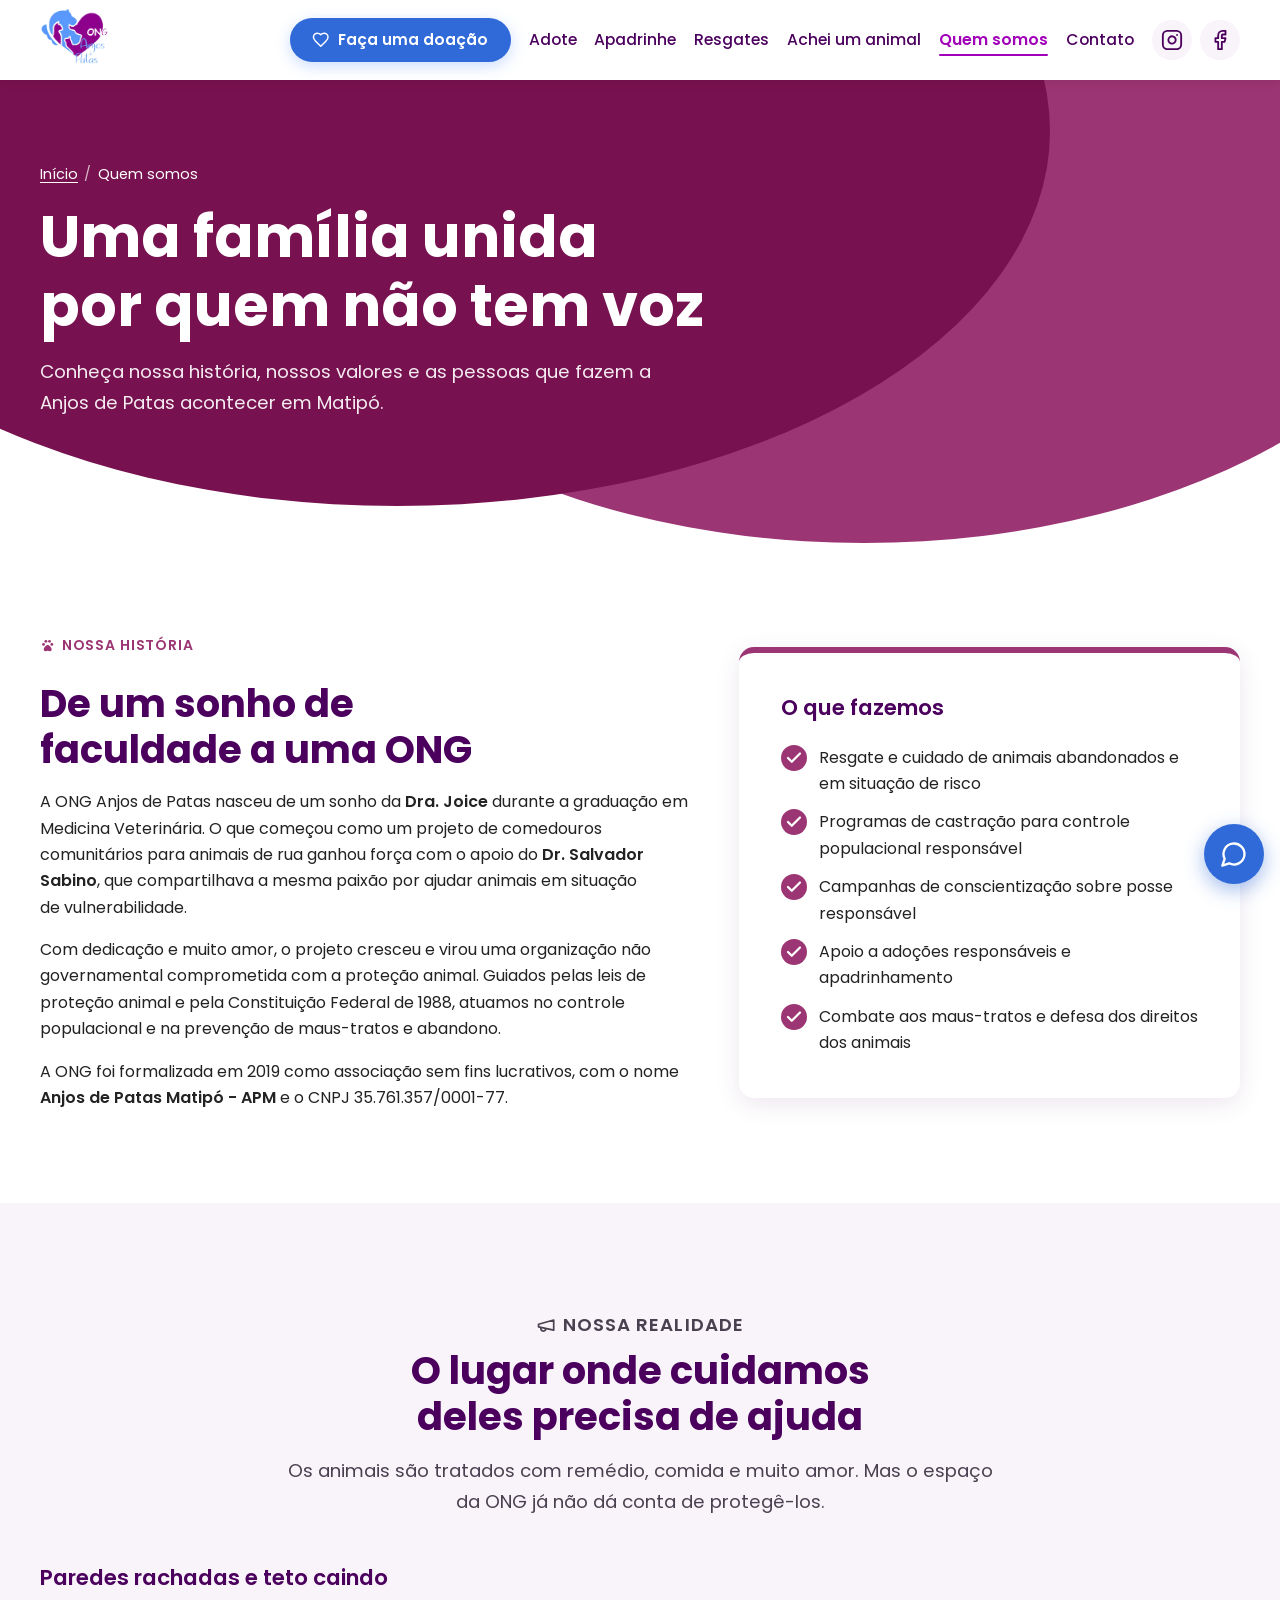
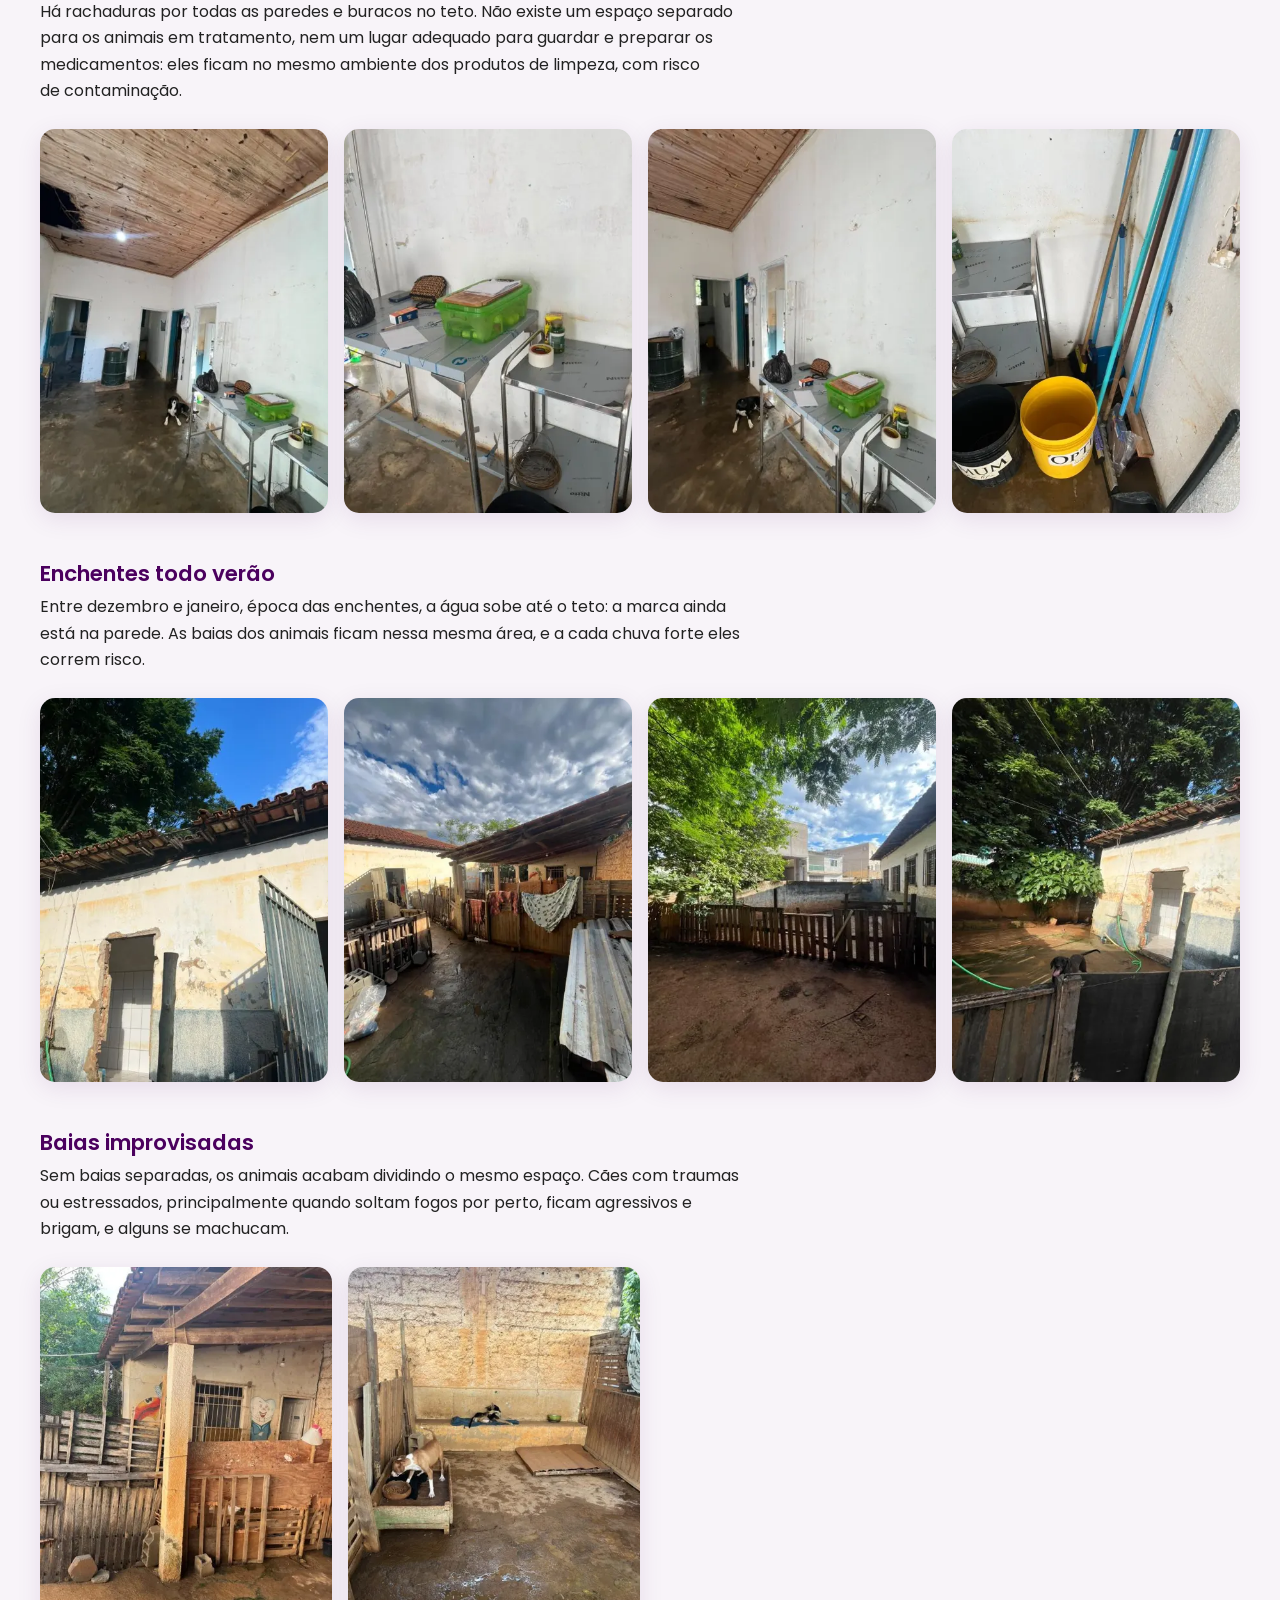
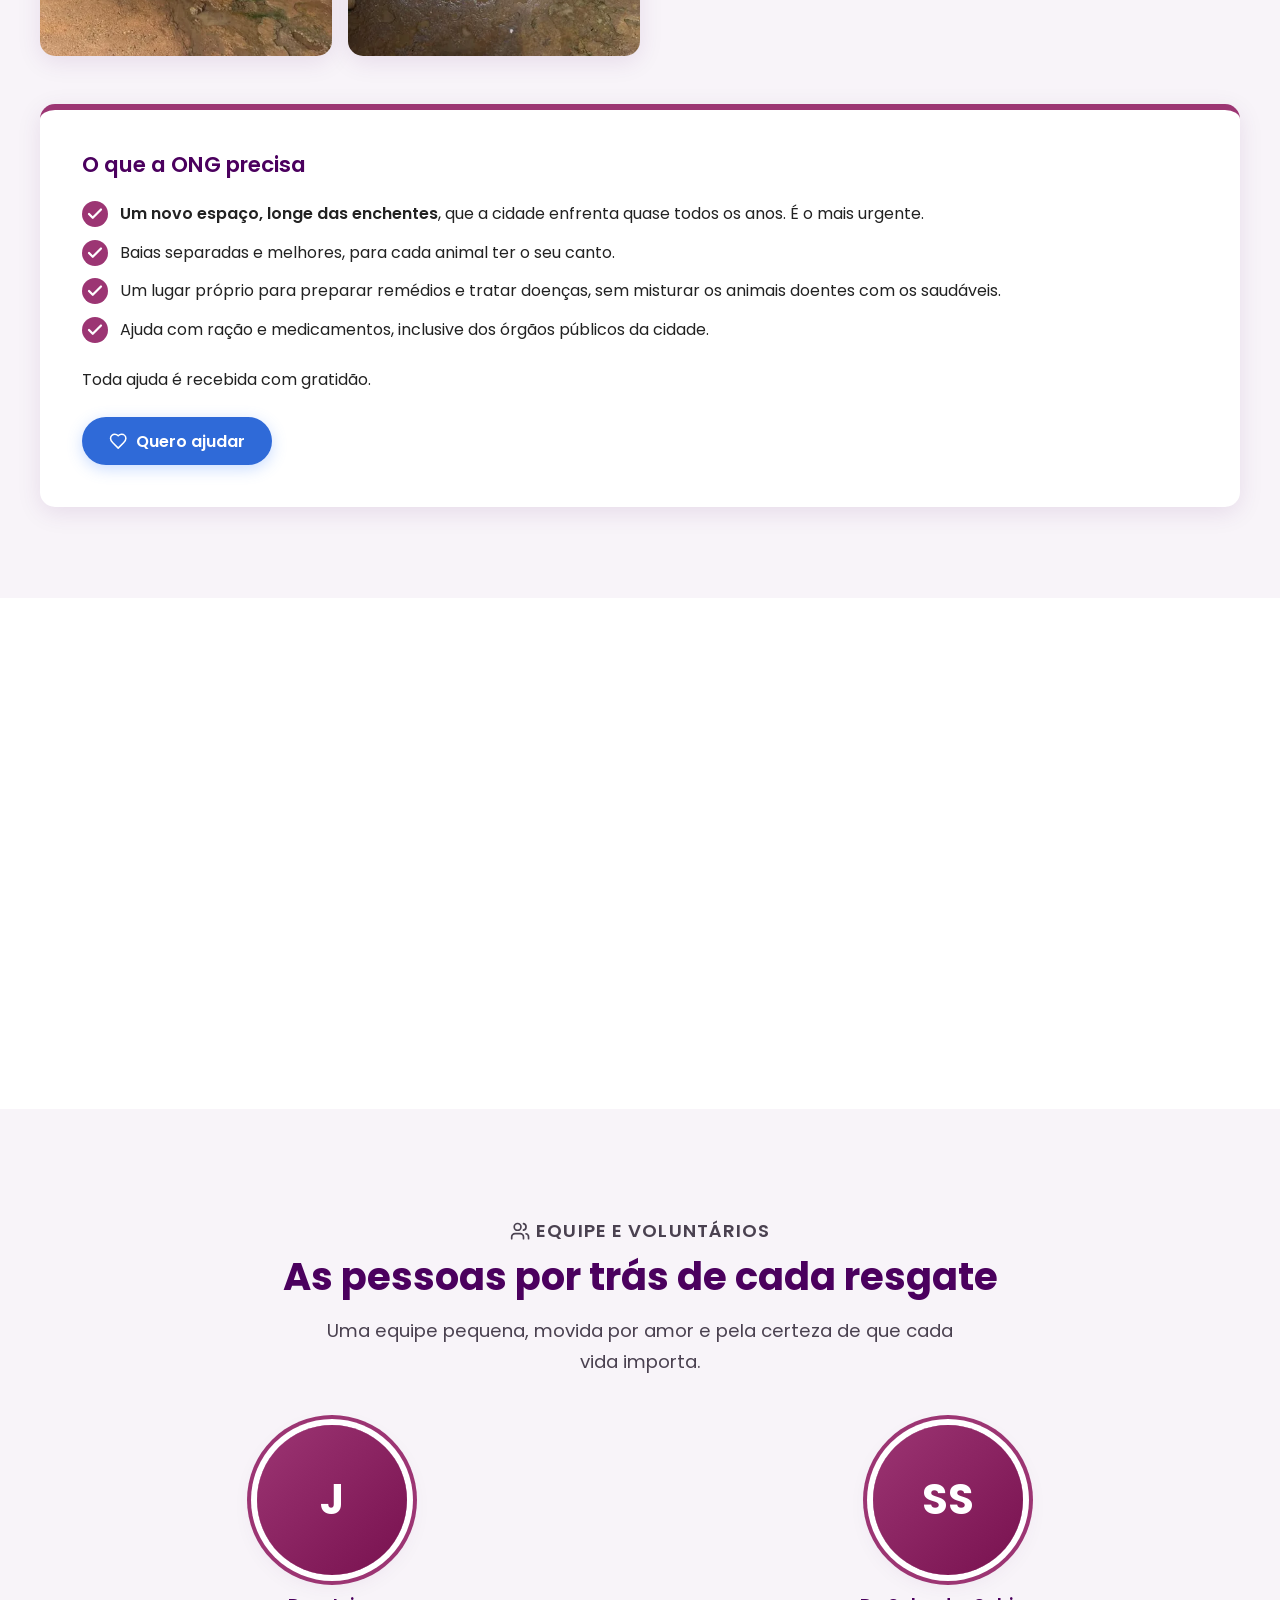
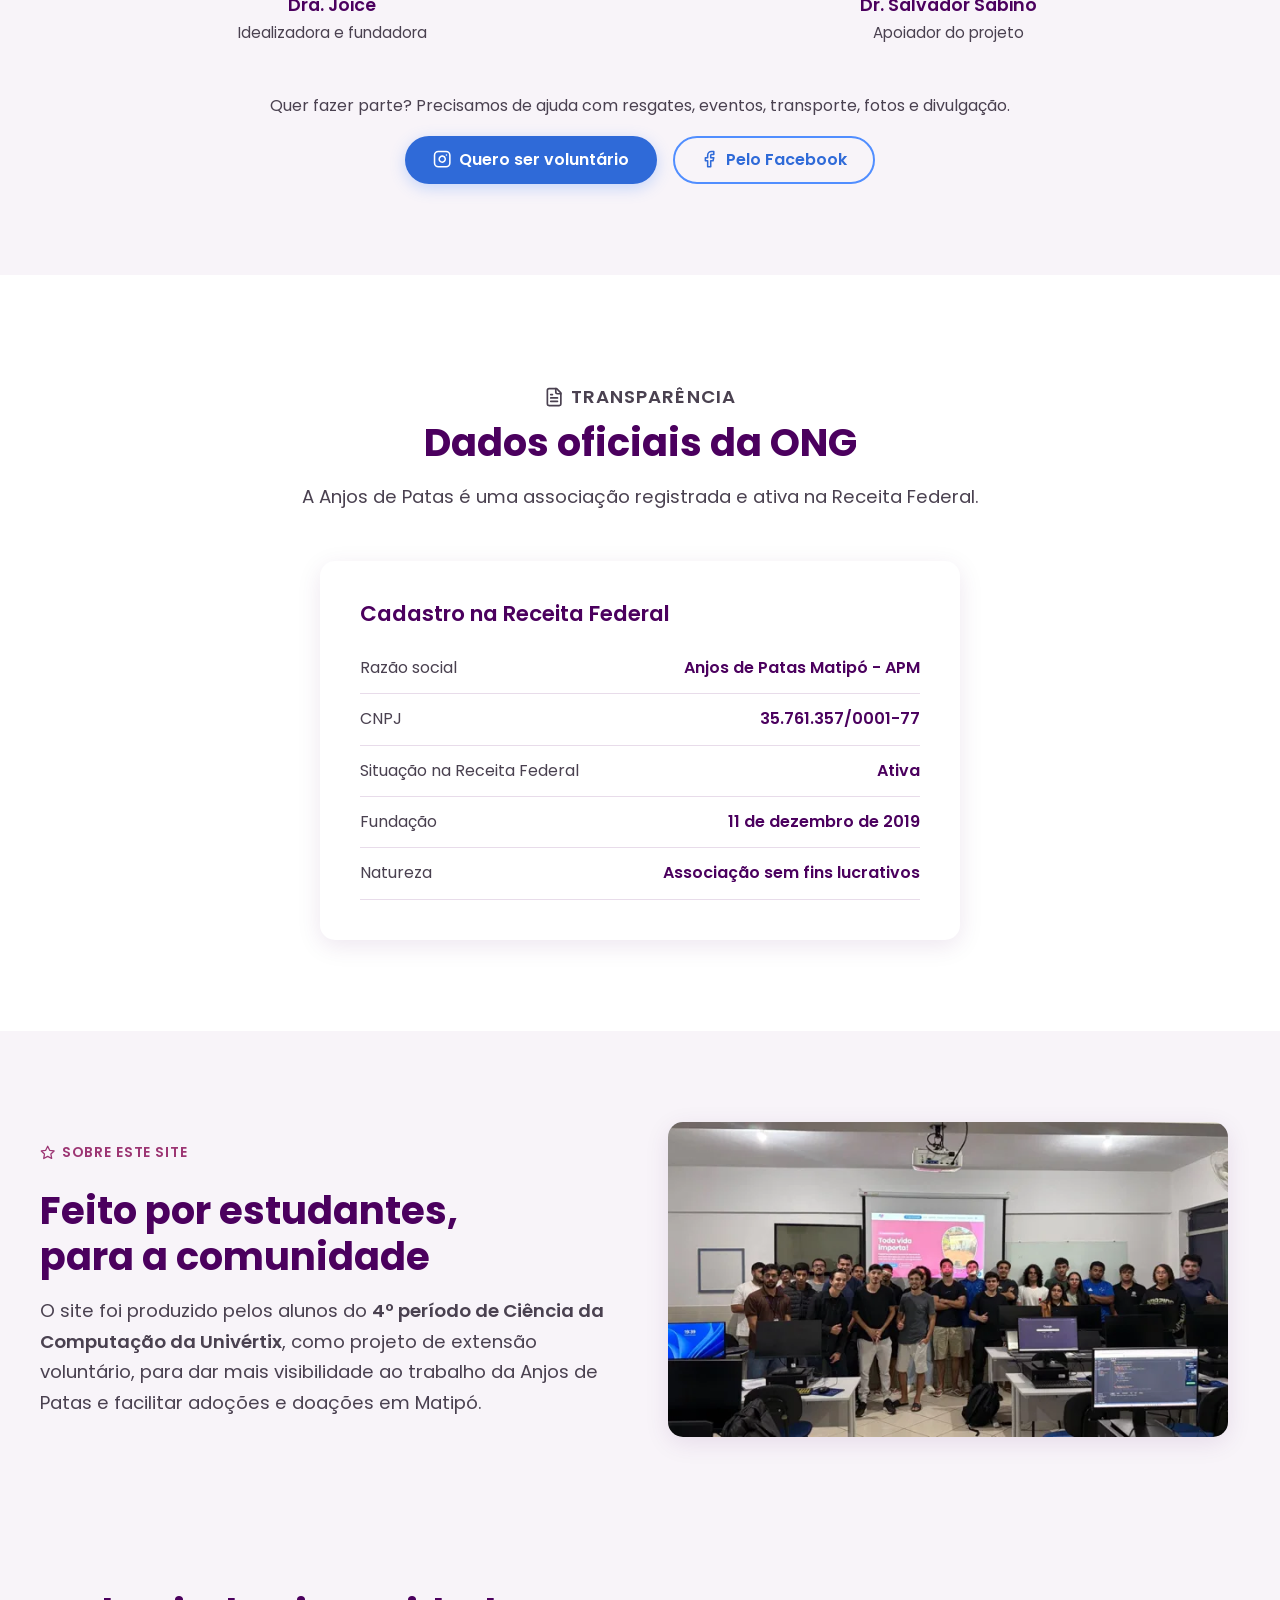
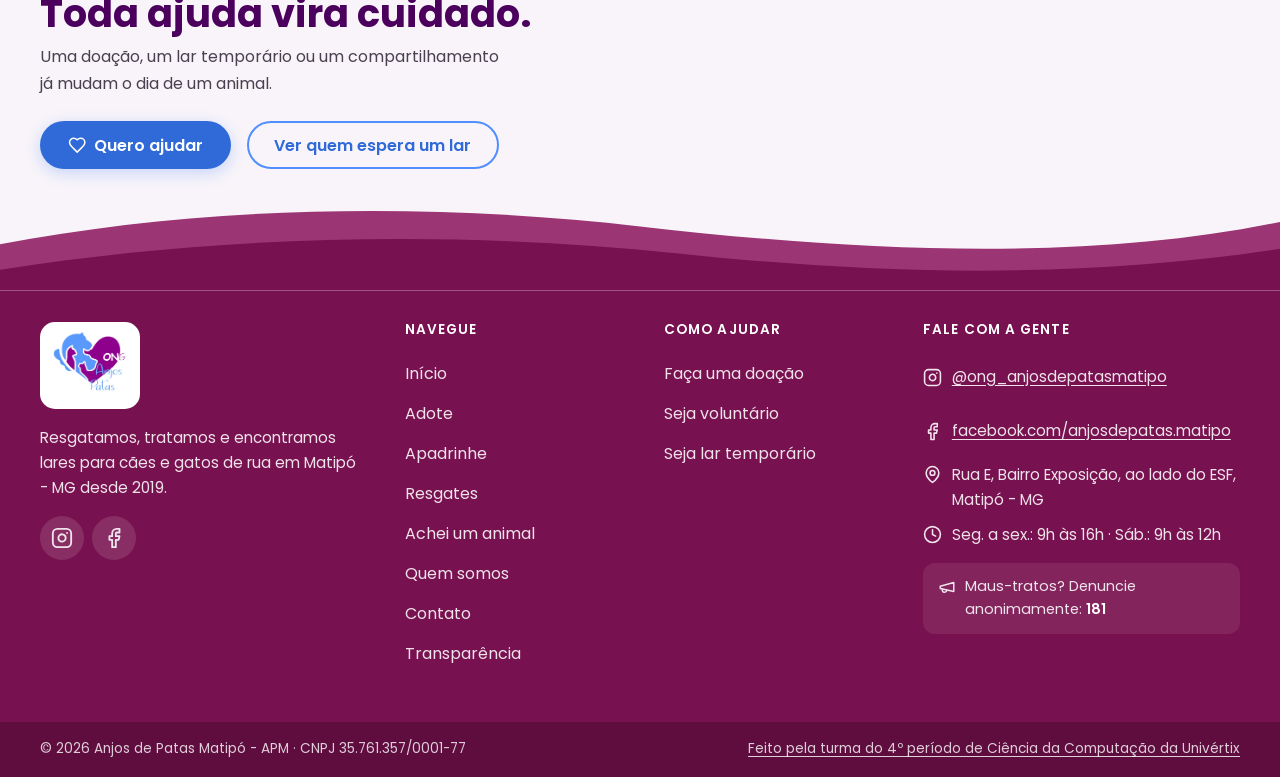
<file: quem-somos.html>
<!doctype html>
<html lang="pt-BR">
<head>
  <meta charset="utf-8">
  <meta name="viewport" content="width=device-width, initial-scale=1">
  <title>Quem somos | ONG Anjos de Patas</title>
  <meta name="description" content="Conheça a história, a missão, a equipe e a prestação de contas da ONG Anjos de Patas, que protege cães e gatos de rua em Matipó - MG.">
  <link rel="canonical" href="https://anjos-de-patas-bay.vercel.app/quem-somos">
  <meta name="theme-color" content="#78114F">
  <meta property="og:type" content="website">
  <meta property="og:locale" content="pt_BR">
  <meta property="og:site_name" content="ONG Anjos de Patas">
  <meta property="og:title" content="Quem somos | ONG Anjos de Patas">
  <meta property="og:description" content="História, missão, equipe e transparência da ONG Anjos de Patas.">
  <meta property="og:url" content="https://anjos-de-patas-bay.vercel.app/quem-somos">
  <meta property="og:image" content="https://anjos-de-patas-bay.vercel.app/assets/img/brand/og-image.jpg">
  <meta name="twitter:card" content="summary_large_image">
  <link rel="icon" href="assets/img/brand/favicon.ico" sizes="any">
  <link rel="icon" type="image/png" href="assets/img/brand/favicon-32.png">
  <link rel="apple-touch-icon" href="assets/img/brand/apple-touch-icon.png">
  <link rel="preconnect" href="https://fonts.googleapis.com">
  <link rel="preconnect" href="https://fonts.gstatic.com" crossorigin>
  <link rel="stylesheet" href="https://fonts.googleapis.com/css2?family=Poppins:wght@400;500;600;700&display=swap">
  <link rel="stylesheet" href="css/base.css">
  <link rel="stylesheet" href="css/components.css">
  <link rel="stylesheet" href="css/pages.css">
  <script src="js/layout.js" defer></script>
  <script src="js/dados.js" defer></script>
  <script src="js/main.js" defer></script>
</head>
<body>
  <a class="pular-link" href="#conteudo">Pular para o conteúdo</a>
  <div id="site-header"></div>

  <main id="conteudo">
    <section class="pagina-topo">
      <div class="container">
        <ol class="pagina-topo__trilha" aria-label="Você está em">
          <li><a href="index.html">Início</a></li>
          <li aria-current="page">Quem somos</li>
        </ol>
        <h1>Uma família unida por quem não tem voz</h1>
        <p class="lead">Conheça nossa história, nossos valores e as pessoas que fazem a Anjos de Patas acontecer em Matipó.</p>
      </div>
    </section>

    <!-- HISTÓRIA -->
    <section class="secao" aria-labelledby="historia-titulo">
      <div class="container historia__grid">
        <div class="historia__texto revelar">
          <p class="sobretitulo"><svg data-icone="pata"></svg>Nossa história</p>
          <h2 id="historia-titulo">De um sonho de faculdade a uma ONG</h2>
          <p>A ONG Anjos de Patas nasceu de um sonho da <strong>Dra. Joice</strong> durante a graduação em Medicina Veterinária. O que começou como um projeto de comedouros comunitários para animais de rua ganhou força com o apoio do <strong>Dr. Salvador Sabino</strong>, que compartilhava a mesma paixão por ajudar animais em situação de vulnerabilidade.</p>
          <p>Com dedicação e muito amor, o projeto cresceu e virou uma organização não governamental comprometida com a proteção animal. Guiados pelas leis de proteção animal e pela Constituição Federal de 1988, atuamos no controle populacional e na prevenção de maus-tratos e abandono.</p>
          <p>A ONG foi formalizada em <span data-conteudo="ano_fundacao">2019</span> como associação sem fins lucrativos, com o nome <strong>Anjos de Patas Matipó - APM</strong> e o CNPJ <span data-conteudo="cnpj">35.761.357/0001-77</span>.</p>
        </div>
        <div class="card historia__card revelar" style="--atraso:100ms">
          <h3>O que fazemos</h3>
          <ul class="lista-check" role="list">
            <li><svg data-icone="check"></svg>Resgate e cuidado de animais abandonados e em situação de risco</li>
            <li><svg data-icone="check"></svg>Programas de castração para controle populacional responsável</li>
            <li><svg data-icone="check"></svg>Campanhas de conscientização sobre posse responsável</li>
            <li><svg data-icone="check"></svg>Apoio a adoções responsáveis e apadrinhamento</li>
            <li><svg data-icone="check"></svg>Combate aos maus-tratos e defesa dos direitos dos animais</li>
          </ul>
        </div>
      </div>
    </section>

    <!-- NOSSA REALIDADE (fotos e relato da visita da turma à ONG) -->
    <section class="secao secao--suave" id="nossa-realidade" aria-labelledby="realidade-titulo">
      <div class="container">
        <div class="secao__topo revelar">
          <p class="sobretitulo"><svg data-icone="alerta"></svg>Nossa realidade</p>
          <h2 id="realidade-titulo">O lugar onde cuidamos deles precisa de ajuda</h2>
          <p>Os animais são tratados com remédio, comida e muito amor. Mas o espaço da ONG já não dá conta de protegê-los.</p>
        </div>

        <div class="realidade__bloco revelar">
          <h3>Paredes rachadas e teto caindo</h3>
          <p>Há rachaduras por todas as paredes e buracos no teto. Não existe um espaço separado para os animais em tratamento, nem um lugar adequado para guardar e preparar os medicamentos: eles ficam no mesmo ambiente dos produtos de limpeza, com risco de contaminação.</p>
          <div class="galeria">
            <figure><img src="assets/img/fotos/estrutura-1-600.webp" alt="Sala da ONG com teto de madeira danificado e chão molhado" width="450" height="600" loading="lazy"></figure>
            <figure><img src="assets/img/fotos/estrutura-2-600.webp" alt="Mesa de inox onde os medicamentos são preparados" width="450" height="600" loading="lazy"></figure>
            <figure><img src="assets/img/fotos/estrutura-3-600.webp" alt="Corredor interno com portas e mesas de atendimento" width="450" height="600" loading="lazy"></figure>
            <figure><img src="assets/img/fotos/estrutura-remedios-600.webp" alt="Baldes, vassouras e produtos de limpeza no mesmo cômodo dos medicamentos" width="450" height="600" loading="lazy"></figure>
          </div>
        </div>

        <div class="realidade__bloco revelar">
          <h3>Enchentes todo verão</h3>
          <p>Entre dezembro e janeiro, época das enchentes, a água sobe até o teto: a marca ainda está na parede. As baias dos animais ficam nessa mesma área, e a cada chuva forte eles correm risco.</p>
          <div class="galeria">
            <figure><img src="assets/img/fotos/enchente-1-600.webp" alt="Muro da ONG com a marca da água da última enchente" width="450" height="600" loading="lazy"></figure>
            <figure><img src="assets/img/fotos/enchente-2-600.webp" alt="Área das baias dos animais, no ponto mais baixo do terreno" width="450" height="600" loading="lazy"></figure>
            <figure><img src="assets/img/fotos/enchente-3-600.webp" alt="Pátio de terra cercado por tábuas onde os cães ficam" width="450" height="600" loading="lazy"></figure>
            <figure><img src="assets/img/fotos/enchente-4-600.webp" alt="Cercado dos cães ao lado da construção atingida pelas enchentes" width="450" height="600" loading="lazy"></figure>
          </div>
        </div>

        <div class="realidade__bloco revelar">
          <h3>Baias improvisadas</h3>
          <p>Sem baias separadas, os animais acabam dividindo o mesmo espaço. Cães com traumas ou estressados, principalmente quando soltam fogos por perto, ficam agressivos e brigam, e alguns se machucam.</p>
          <div class="galeria realidade__galeria--duas">
            <figure><img src="assets/img/fotos/baias-1-600.webp" alt="Baias de madeira improvisadas na área externa" width="450" height="600" loading="lazy"></figure>
            <figure><img src="assets/img/fotos/baias-2-600.webp" alt="Cães dividindo a mesma baia com chão de cimento molhado" width="450" height="600" loading="lazy"></figure>
          </div>
        </div>

        <div class="card realidade__pedido revelar">
          <h3>O que a ONG precisa</h3>
          <ul class="lista-check" role="list">
            <li><svg data-icone="check"></svg><span><strong>Um novo espaço, longe das enchentes</strong>, que a cidade enfrenta quase todos os anos. É o mais urgente.</span></li>
            <li><svg data-icone="check"></svg>Baias separadas e melhores, para cada animal ter o seu canto.</li>
            <li><svg data-icone="check"></svg>Um lugar próprio para preparar remédios e tratar doenças, sem misturar os animais doentes com os saudáveis.</li>
            <li><svg data-icone="check"></svg>Ajuda com ração e medicamentos, inclusive dos órgãos públicos da cidade.</li>
          </ul>
          <p>Toda ajuda é recebida com gratidão.</p>
          <a class="btn" href="doe.html"><svg data-icone="coracao"></svg>Quero ajudar</a>
        </div>
      </div>
    </section>

    <!-- MISSÃO, VISÃO, VALORES -->
    <section class="secao" aria-labelledby="mvv-titulo">
      <div class="container">
        <h2 id="mvv-titulo" class="visualmente-oculto">Missão, visão e valores</h2>
        <div class="mvv">
          <article class="card mvv__item revelar">
            <span class="mvv__icone"><svg data-icone="alvo"></svg></span>
            <h3>Missão</h3>
            <p>Proteger e cuidar de animais em situação de vulnerabilidade, promovendo seu bem-estar e dignidade por meio de resgate, cuidado e conscientização.</p>
          </article>
          <article class="card mvv__item mvv__item--destaque revelar" style="--atraso:80ms">
            <span class="mvv__icone"><svg data-icone="olho"></svg></span>
            <h3>Visão</h3>
            <p>Ser referência em proteção animal, construindo uma sociedade mais consciente e compassiva, onde todo animal tenha direito a uma vida digna e feliz.</p>
          </article>
          <article class="card mvv__item revelar" style="--atraso:160ms">
            <span class="mvv__icone"><svg data-icone="coracao"></svg></span>
            <h3>Valores</h3>
            <ul class="mvv__valores" role="list">
              <li>Amor aos animais</li>
              <li>Respeito à vida</li>
              <li>Dedicação</li>
              <li>Transparência</li>
              <li>Trabalho em equipe</li>
              <li>Transformação social</li>
            </ul>
          </article>
        </div>
      </div>
    </section>

    <!-- EQUIPE -->
    <section class="secao secao--suave" aria-labelledby="equipe-titulo">
      <div class="container">
        <div class="secao__topo revelar">
          <p class="sobretitulo"><svg data-icone="pessoas"></svg>Equipe e voluntários</p>
          <h2 id="equipe-titulo">As pessoas por trás de cada resgate</h2>
          <p>Uma equipe pequena, movida por amor e pela certeza de que cada vida importa.</p>
        </div>
        <!-- TROCAR: substitua cada <span class="pessoa__iniciais"> por <img src="assets/img/equipe/nome.webp" alt="Foto de Nome"> -->
        <ul class="equipe" role="list">
          <li class="pessoa revelar">
            <span class="pessoa__foto pessoa__iniciais" aria-hidden="true">J</span>
            <h3>Dra. Joice</h3>
            <p>Idealizadora e fundadora</p>
          </li>
          <li class="pessoa revelar" style="--atraso:60ms">
            <span class="pessoa__foto pessoa__iniciais" aria-hidden="true">SS</span>
            <h3>Dr. Salvador Sabino</h3>
            <p>Apoiador do projeto</p>
          </li>
        </ul>
        <div class="secao__rodape">
          <p>Quer fazer parte? Precisamos de ajuda com resgates, eventos, transporte, fotos e divulgação.</p>
          <a class="btn" href="https://www.instagram.com/ong_anjosdepatasmatipo/" target="_blank" rel="noopener"><svg data-icone="instagram"></svg>Quero ser voluntário</a>
        </div>
      </div>
    </section>

    <!-- TRANSPARÊNCIA -->
    <section class="secao" id="transparencia" aria-labelledby="transp-titulo">
      <div class="container">
        <div class="secao__topo revelar">
          <p class="sobretitulo"><svg data-icone="documento"></svg>Transparência</p>
          <h2 id="transp-titulo">Dados oficiais da ONG</h2>
          <p>A Anjos de Patas é uma associação registrada e ativa na Receita Federal.</p>
        </div>

        <div class="transparencia transparencia--so-dados">
          <div class="card transparencia__oficial revelar">
            <h3>Cadastro na Receita Federal</h3>
            <dl class="dados-oficiais">
              <div><dt>Razão social</dt><dd>Anjos de Patas Matipó - APM</dd></div>
              <div><dt>CNPJ</dt><dd>35.761.357/0001-77</dd></div>
              <div><dt>Situação na Receita Federal</dt><dd>Ativa</dd></div>
              <div><dt>Fundação</dt><dd>11 de dezembro de 2019</dd></div>
              <div><dt>Natureza</dt><dd>Associação sem fins lucrativos</dd></div>
            </dl>
            <!-- Quando a ONG tiver a divisão dos gastos, dá para voltar com um gráfico de barras aqui -->
          </div>
        </div>
      </div>
    </section>

    <!-- SOBRE O PROJETO -->
    <section class="secao secao--suave" id="projeto" aria-labelledby="projeto-titulo">
      <div class="container projeto">
        <div class="revelar">
          <p class="sobretitulo"><svg data-icone="estrela"></svg>Sobre este site</p>
          <h2 id="projeto-titulo">Feito por estudantes, para a comunidade</h2>
          <p class="lead">O site foi produzido pelos alunos do <strong>4º período de Ciência da Computação da Univértix</strong>, como projeto de extensão voluntário, para dar mais visibilidade ao trabalho da Anjos de Patas e facilitar adoções e doações em Matipó.</p>
        </div>
        <!-- Foto em tamanho fixo, sem link nem efeito de zoom (ela perde nitidez se ampliada) -->
        <figure class="projeto__foto revelar" style="--atraso:100ms">
          <img src="assets/img/equipe/turma.webp" srcset="assets/img/equipe/turma-640.webp 640w, assets/img/equipe/turma.webp 1280w" sizes="(min-width: 960px) 560px, 100vw" alt="Turma do 4º período de Ciência da Computação da Univértix reunida no laboratório, com o site da Anjos de Patas projetado ao fundo" width="1280" height="720" loading="lazy" draggable="false">
        </figure>
      </div>
    </section>
  </main>

  <div id="site-footer"></div>
</body>
</html>
</file>
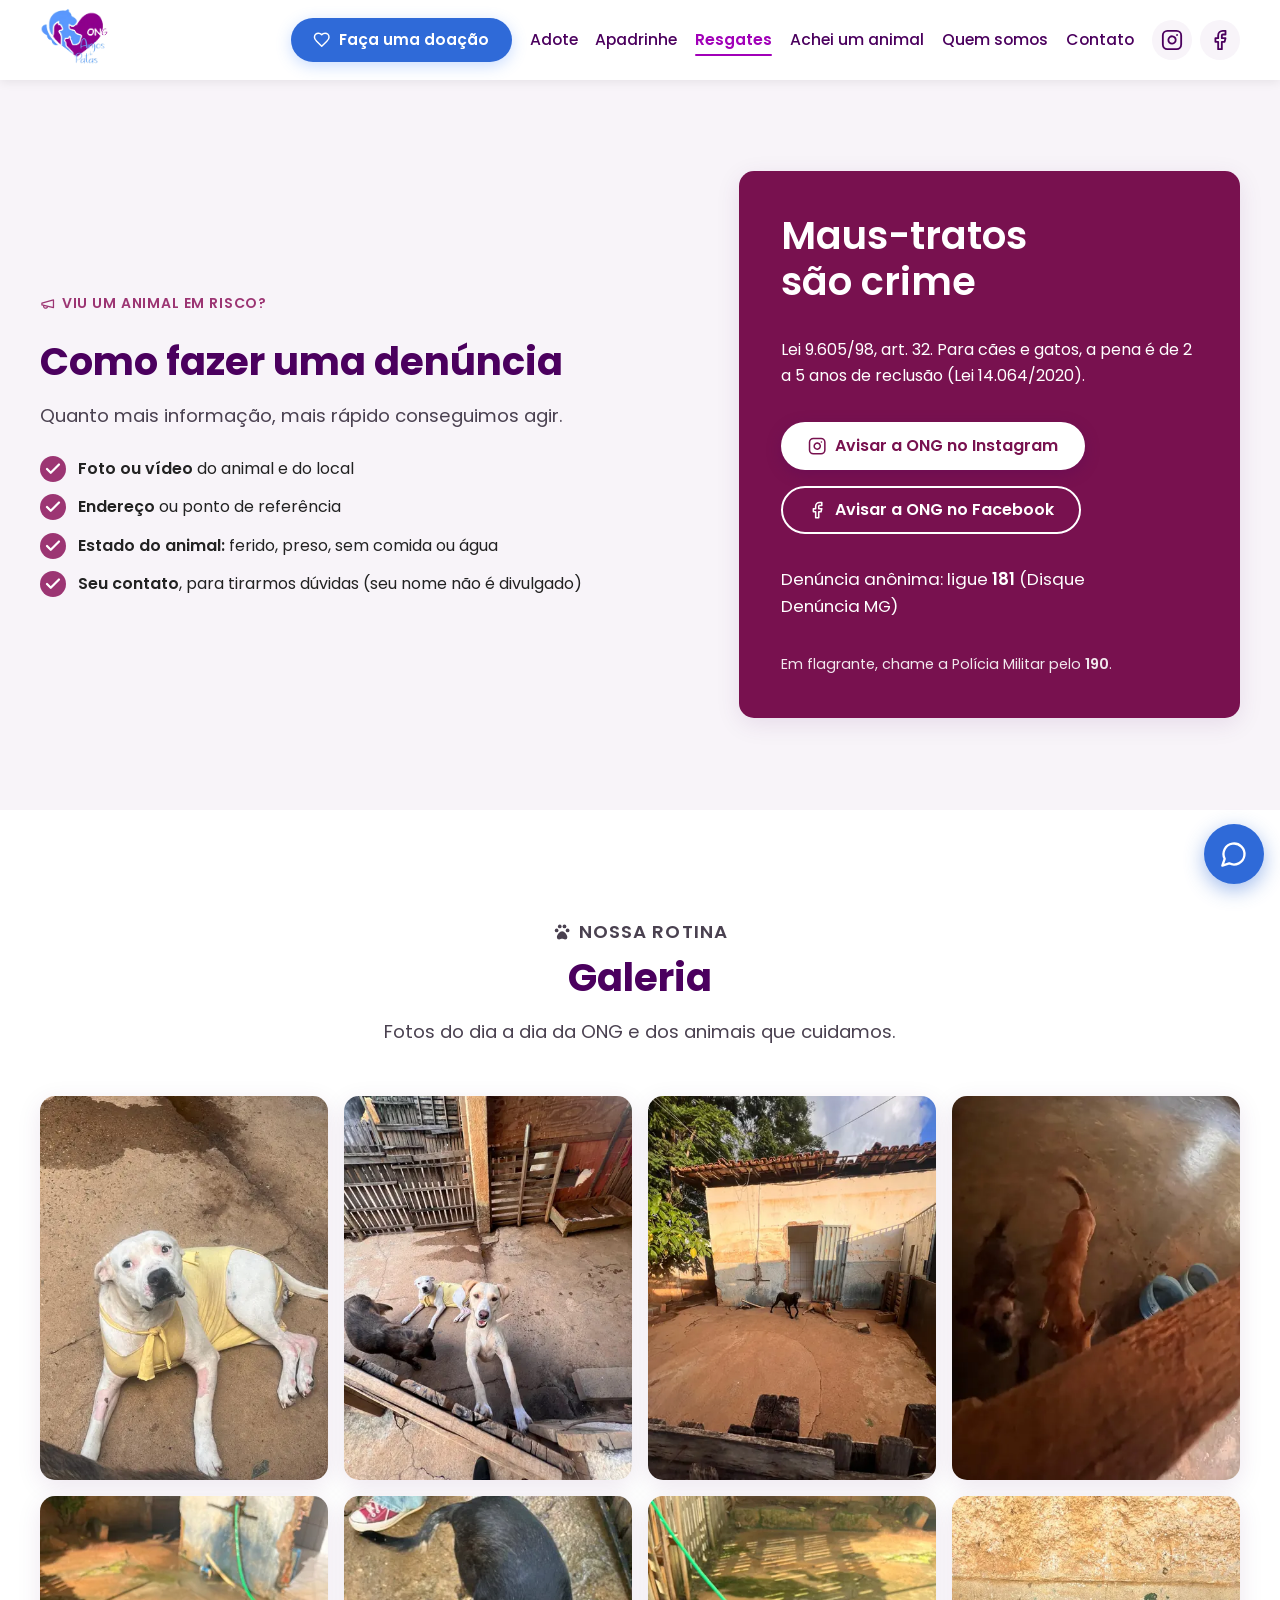
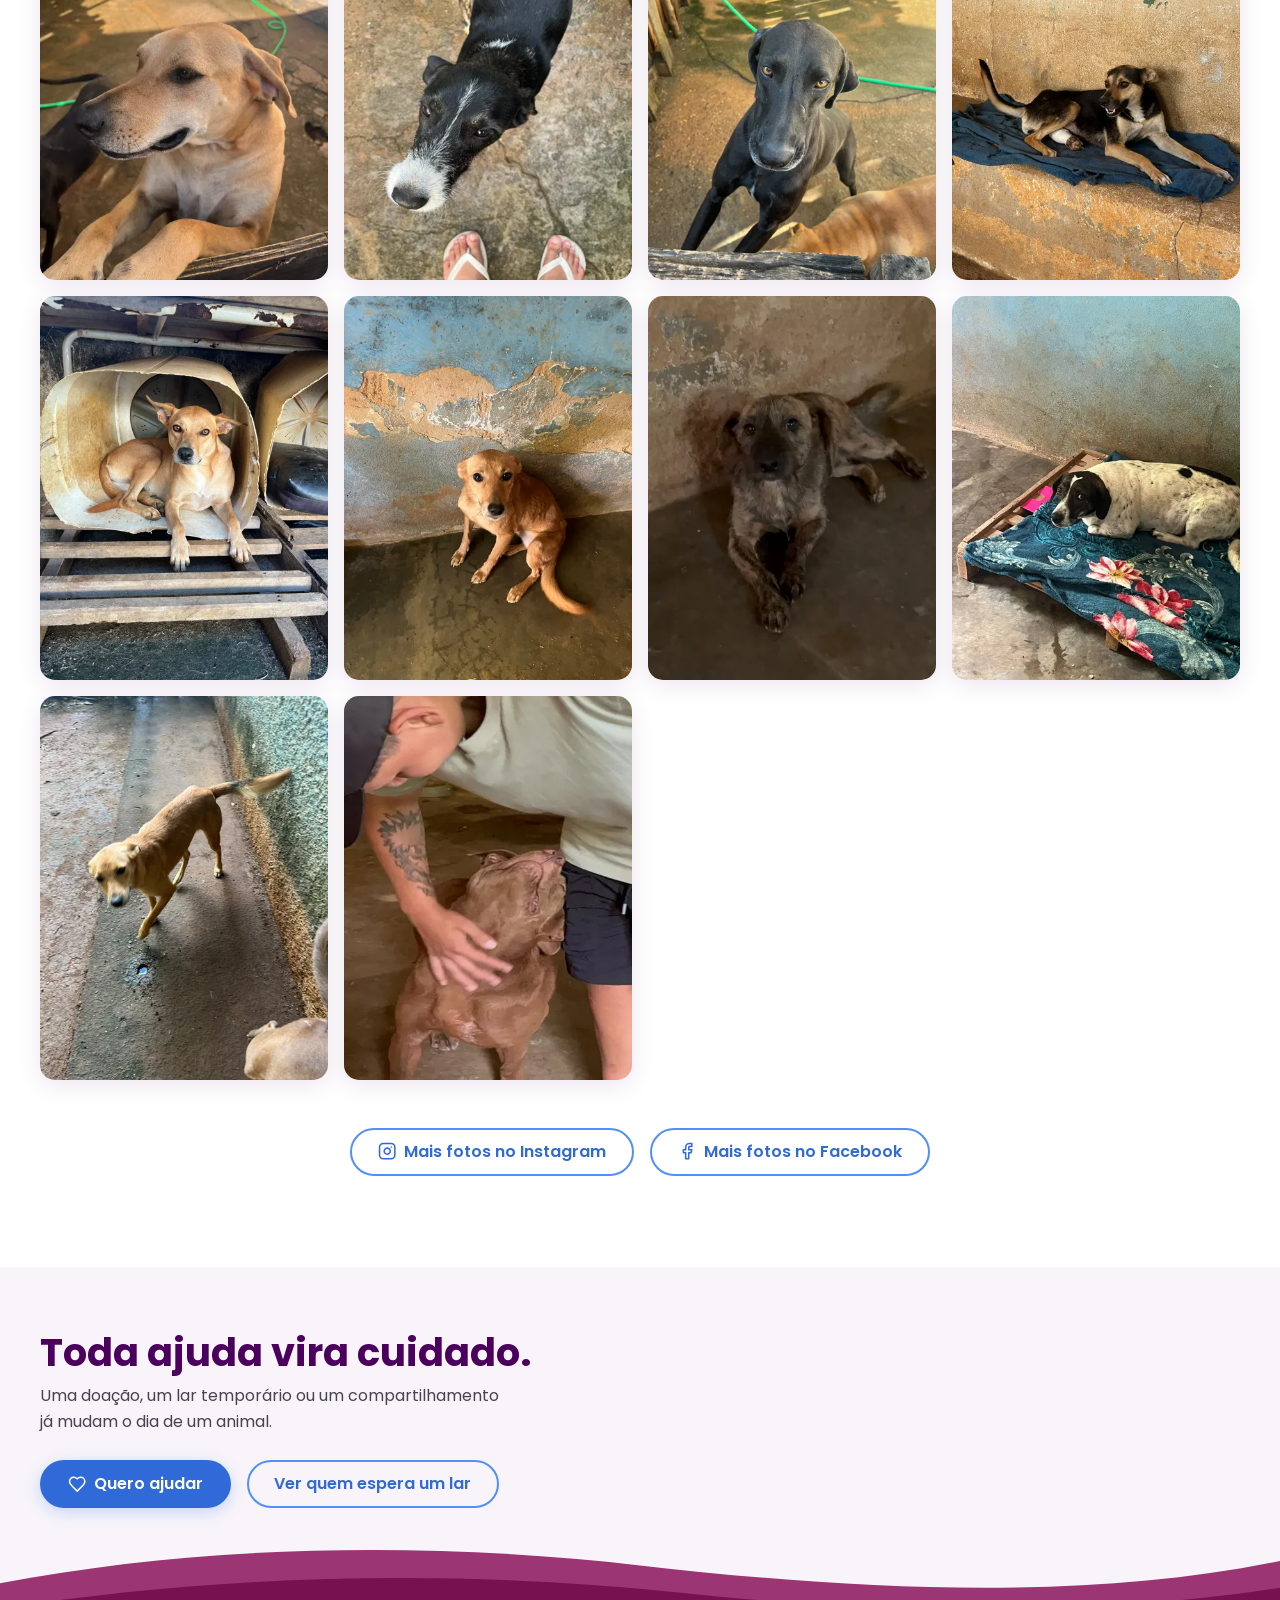
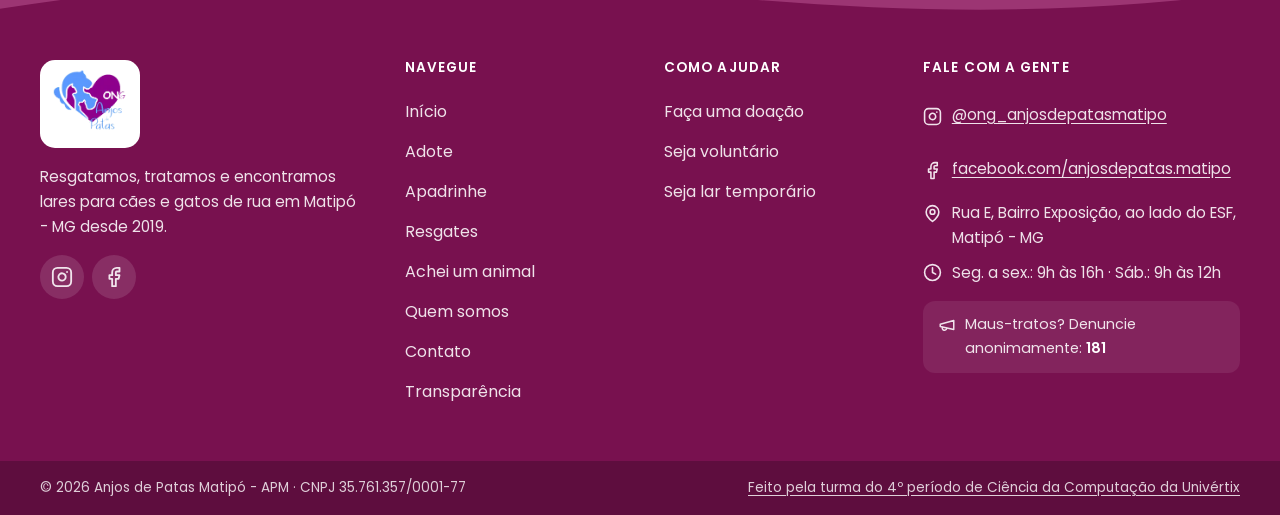
<file: resgates.html>
<!doctype html>
<html lang="pt-BR">
<head>
  <meta charset="utf-8">
  <meta name="viewport" content="width=device-width, initial-scale=1">
  <title>Resgates | ONG Anjos de Patas</title>
  <meta name="description" content="Conheça resgates marcantes da ONG Anjos de Patas em Matipó - MG, com fotos de antes e depois, e saiba como denunciar maus-tratos.">
  <link rel="canonical" href="https://anjos-de-patas-bay.vercel.app/resgates">
  <meta name="theme-color" content="#78114F">
  <meta property="og:type" content="website">
  <meta property="og:locale" content="pt_BR">
  <meta property="og:site_name" content="ONG Anjos de Patas">
  <meta property="og:title" content="Resgates marcantes | ONG Anjos de Patas">
  <meta property="og:description" content="Histórias de resgate com fotos de antes e depois.">
  <meta property="og:url" content="https://anjos-de-patas-bay.vercel.app/resgates">
  <meta property="og:image" content="https://anjos-de-patas-bay.vercel.app/assets/img/brand/og-image.jpg">
  <meta name="twitter:card" content="summary_large_image">
  <link rel="icon" href="assets/img/brand/favicon.ico" sizes="any">
  <link rel="icon" type="image/png" href="assets/img/brand/favicon-32.png">
  <link rel="apple-touch-icon" href="assets/img/brand/apple-touch-icon.png">
  <link rel="preconnect" href="https://fonts.googleapis.com">
  <link rel="preconnect" href="https://fonts.gstatic.com" crossorigin>
  <link rel="stylesheet" href="https://fonts.googleapis.com/css2?family=Poppins:wght@400;500;600;700&display=swap">
  <link rel="stylesheet" href="css/base.css">
  <link rel="stylesheet" href="css/components.css">
  <link rel="stylesheet" href="css/pages.css">
  <script src="js/layout.js" defer></script>
  <script src="js/dados.js" defer></script>
  <script src="js/main.js" defer></script>
  <script src="js/animais.js" defer></script>
</head>
<body>
  <a class="pular-link" href="#conteudo">Pular para o conteúdo</a>
  <div id="site-header"></div>

  <main id="conteudo">
    <h1 class="visualmente-oculto">Resgates</h1>

    <section class="secao" aria-label="Histórias de resgate">
      <div class="container">
        <p class="nota-exemplo" data-nota-exemplo hidden>Histórias ilustrativas enquanto reunimos as dos nossos resgates.</p>
      </div>
      <div class="container resgates" data-resgates aria-live="polite">
        <p class="carregando">Carregando resgates…</p>
      </div>
    </section>

    <!-- DENÚNCIA -->
    <section class="secao secao--suave" aria-labelledby="denuncia-titulo">
      <div class="container denuncia">
        <div class="revelar">
          <p class="sobretitulo"><svg data-icone="alerta"></svg>Viu um animal em risco?</p>
          <h2 id="denuncia-titulo">Como fazer uma denúncia</h2>
          <p class="lead">Quanto mais informação, mais rápido conseguimos agir.</p>
          <ul class="lista-check" role="list">
            <li><svg data-icone="check"></svg><span><strong>Foto ou vídeo</strong> do animal e do local</span></li>
            <li><svg data-icone="check"></svg><span><strong>Endereço</strong> ou ponto de referência</span></li>
            <li><svg data-icone="check"></svg><span><strong>Estado do animal:</strong> ferido, preso, sem comida ou água</span></li>
            <li><svg data-icone="check"></svg><span><strong>Seu contato</strong>, para tirarmos dúvidas (seu nome não é divulgado)</span></li>
          </ul>
        </div>
        <div class="card denuncia__card revelar" style="--atraso:100ms">
          <h3>Maus-tratos são crime</h3>
          <p>Lei 9.605/98, art. 32. Para cães e gatos, a pena é de 2 a 5 anos de reclusão (Lei 14.064/2020).</p>
          <a class="btn btn--branco" href="https://www.instagram.com/ong_anjosdepatasmatipo/" target="_blank" rel="noopener"><svg data-icone="instagram"></svg>Avisar a ONG no Instagram</a>
          <p class="denuncia__181">Denúncia anônima: ligue <strong>181</strong> (Disque Denúncia MG)</p>
          <p class="denuncia__nota">Em flagrante, chame a Polícia Militar pelo <strong>190</strong>.</p>
        </div>
      </div>
    </section>

    <!-- GALERIA -->
    <section class="secao" aria-labelledby="galeria-titulo">
      <div class="container">
        <div class="secao__topo revelar">
          <p class="sobretitulo"><svg data-icone="pata"></svg>Nossa rotina</p>
          <h2 id="galeria-titulo">Galeria</h2>
          <p>Fotos do dia a dia da ONG e dos animais que cuidamos.</p>
        </div>
        <!-- Fotos reais da pasta img_galeria do site antigo. Para adicionar mais, copie o bloco <figure>. -->
        <div class="galeria">
          <figure class="revelar"><img src="assets/img/fotos/cachorro1-600.webp" alt="Cachorra branca de roupinha amarela deitada no chão" width="450" height="600" loading="lazy"></figure>
          <figure class="revelar" style="--atraso:60ms"><img src="assets/img/fotos/ong2-600.webp" alt="Cães resgatados no cercado da ONG" width="450" height="600" loading="lazy"></figure>
          <figure class="revelar" style="--atraso:120ms"><img src="assets/img/fotos/ong3-600.webp" alt="Área externa onde os animais tomam sol" width="450" height="600" loading="lazy"></figure>
          <figure class="revelar" style="--atraso:180ms"><img src="assets/img/fotos/ong1-600.webp" alt="Cães descansando em ambiente coberto" width="527" height="600" loading="lazy"></figure>
          <figure class="revelar"><img src="assets/img/fotos/acolhido-1-600.webp" alt="Cão caramelo com as patas apoiadas na cerca do canil" width="450" height="600" loading="lazy"></figure>
          <figure class="revelar" style="--atraso:60ms"><img src="assets/img/fotos/acolhido-2-600.webp" alt="Cachorra preta com focinho branco olhando para cima" width="450" height="600" loading="lazy"></figure>
          <figure class="revelar" style="--atraso:120ms"><img src="assets/img/fotos/acolhido-3-600.webp" alt="Cão preto de orelhas compridas esperando no portão da baia" width="450" height="600" loading="lazy"></figure>
          <figure class="revelar" style="--atraso:180ms"><img src="assets/img/fotos/acolhido-4-600.webp" alt="Cachorra preta e caramelo deitada sobre um cobertor" width="450" height="600" loading="lazy"></figure>
          <figure class="revelar"><img src="assets/img/fotos/acolhido-5-600.webp" alt="Cão caramelo descansando dentro de uma casinha improvisada" width="450" height="600" loading="lazy"></figure>
          <figure class="revelar" style="--atraso:60ms"><img src="assets/img/fotos/acolhido-6-600.webp" alt="Filhote caramelo sentado no chão do canil" width="450" height="600" loading="lazy"></figure>
          <figure class="revelar" style="--atraso:120ms"><img src="assets/img/fotos/acolhido-7-600.webp" alt="Cão tigrado deitado no chão do canil" width="450" height="600" loading="lazy"></figure>
          <figure class="revelar" style="--atraso:120ms"><img src="assets/img/fotos/acolhido-8-600.webp" alt="Cão branco com manchas pretas deitado sobre um cobertor estampado" width="450" height="600" loading="lazy"></figure>
          <figure class="revelar" style="--atraso:180ms"><img src="assets/img/fotos/acolhido-9-600.webp" alt="Cão caramelo magro andando pelo corredor do canil" width="450" height="600" loading="lazy"></figure>
          <figure class="revelar" style="--atraso:180ms"><img src="assets/img/fotos/carinho-600.webp" alt="Voluntária fazendo carinho em um cão resgatado" width="450" height="600" loading="lazy"></figure>
        </div>
        <div class="secao__rodape">
          <a class="btn btn--contorno" href="https://www.instagram.com/ong_anjosdepatasmatipo/" target="_blank" rel="noopener"><svg data-icone="instagram"></svg>Mais fotos no Instagram</a>
        </div>
      </div>
    </section>
  </main>

  <div id="site-footer"></div>
</body>
</html>
</file>
<file: css/base.css>
/* =========================================================
   Anjos de Patas — tokens, reset e utilitários
   Cores vindas do site ACE - PET (style.css original)
   ========================================================= */

:root {
  /* Paleta ACE - PET */
  --cor-principal: #78114F;
  --cor-secundaria: #9C3573;
  --cor-titulo: #4b005e;
  --cor-destaque: #518eff;          /* contornos, sombras, foco, filtros */
  --cor-destaque-hover: #3a75e0;
  --cor-menu-hover: #a100b8;
  --cor-fundo: #ffffff;
  --cor-fundo-suave: #f8f4f9;
  --cor-texto: #222;

  /* Tons intermediários (derivados da paleta, sem cores novas) */
  --cor-botao: #2f6ad8;             /* fundo de botão com texto branco: 5:1 */
  --cor-principal-escura: #5e0d3e;
  --cor-texto-suave: #4a4150;
  --cor-borda: #e8dcea;
  --cor-secundaria-clara: #f1e3ec;

  --gradiente-ace: linear-gradient(180deg, #fff 0%, var(--cor-principal) 100%);

  /* Forma e sombra */
  --raio-card: 15px;
  --raio-pilula: 50px;
  --sombra-card: 0 6px 24px rgba(75, 0, 94, 0.1);
  --sombra-card-hover: 0 12px 32px rgba(75, 0, 94, 0.16);
  --sombra-btn: 0 4px 15px rgba(81, 142, 255, 0.3);
  --sombra-btn-hover: 0 6px 20px rgba(81, 142, 255, 0.4);

  /* Tipografia */
  --fonte: "Poppins", system-ui, -apple-system, "Segoe UI", sans-serif;
  --fs-h1: clamp(2rem, 1.3rem + 3.2vw, 3.6rem);
  --fs-h2: clamp(1.6rem, 1.2rem + 1.8vw, 2.4rem);
  --fs-h3: clamp(1.15rem, 1.05rem + 0.4vw, 1.35rem);
  --fs-lead: clamp(1.02rem, 0.98rem + 0.25vw, 1.15rem);

  /* Espaçamento (escala de 8px) */
  --e-1: 0.5rem;
  --e-2: 1rem;
  --e-3: 1.5rem;
  --e-4: 2rem;
  --e-5: 3rem;
  --e-6: 4rem;
  --e-secao: clamp(3.5rem, 2.5rem + 4vw, 6rem);

  --largura: 1200px;
  --gutter: clamp(1rem, 0.6rem + 2vw, 2rem);
  --altura-header: 80px;

  /* Movimento */
  --t-rapido: 160ms;
  --t-medio: 280ms;
  --t-lento: 600ms;
  --ease-saida: cubic-bezier(0.22, 1, 0.36, 1);

  /* Camadas */
  --z-decor: 0;
  --z-conteudo: 1;
  --z-flutuante: 40;
  --z-header: 100;
  --z-menu: 110;
}

/* ---------- Reset ---------- */
*,
*::before,
*::after {
  box-sizing: border-box;
  margin: 0;
  padding: 0;
}

html {
  -webkit-text-size-adjust: 100%;
  scroll-behavior: smooth;
  scroll-padding-top: calc(var(--altura-header) + 1rem);
}

body {
  font-family: var(--fonte);
  font-size: 1rem;
  line-height: 1.65;
  color: var(--cor-texto);
  background: var(--cor-fundo);
  overflow-x: clip;
  padding-top: var(--altura-header);
  min-height: 100dvh;
  display: flex;
  flex-direction: column;
}

main {
  flex: 1;
}

/* Garante que o atributo hidden vença classes com display próprio */
[hidden] {
  display: none !important;
}

img,
svg,
video {
  display: block;
  max-width: 100%;
}

img {
  height: auto;
}

a {
  color: var(--cor-botao);
  text-underline-offset: 3px;
}

a:hover {
  color: var(--cor-menu-hover);
}

button,
input,
select,
textarea {
  font: inherit;
  color: inherit;
}

button {
  cursor: pointer;
  touch-action: manipulation;
}

ul[role="list"],
ol[role="list"] {
  list-style: none;
}

h1,
h2,
h3,
h4 {
  color: var(--cor-titulo);
  line-height: 1.2;
  font-weight: 700;
  text-wrap: balance;
}

h1 { font-size: var(--fs-h1); }
h2 { font-size: var(--fs-h2); }
h3 { font-size: var(--fs-h3); font-weight: 600; }

p {
  text-wrap: pretty;
}

strong {
  font-weight: 600;
}

/* Foco visível para teclado */
:focus-visible {
  outline: 3px solid var(--cor-destaque);
  outline-offset: 3px;
  border-radius: 4px;
}

::selection {
  background: var(--cor-secundaria);
  color: #fff;
}

/* ---------- Utilitários ---------- */
.container {
  width: min(100% - 2 * var(--gutter), var(--largura));
  margin-inline: auto;
}

.secao {
  padding-block: var(--e-secao);
  position: relative;
}

.secao--suave {
  background: var(--cor-fundo-suave);
}

.secao__topo {
  text-align: center;
  max-width: 720px;
  margin: 0 auto var(--e-5);
}

.secao__topo p {
  color: var(--cor-texto-suave);
  font-size: var(--fs-lead);
  margin-top: var(--e-2);
}

.sobretitulo {
  display: inline-flex;
  align-items: center;
  gap: 0.4rem;
  font-size: 0.875rem;
  font-weight: 600;
  letter-spacing: 0.06em;
  text-transform: uppercase;
  color: var(--cor-secundaria);
  margin-bottom: var(--e-1);
}

.sobretitulo .icone {
  width: 1.1em;
  height: 1.1em;
}

.lead {
  font-size: var(--fs-lead);
  color: var(--cor-texto-suave);
}

.visualmente-oculto {
  position: absolute !important;
  width: 1px;
  height: 1px;
  padding: 0;
  margin: -1px;
  overflow: hidden;
  clip: rect(0, 0, 0, 0);
  white-space: nowrap;
  border: 0;
}

.pular-link {
  position: absolute;
  left: var(--e-2);
  top: -100px;
  z-index: 1000;
  background: var(--cor-principal);
  color: #fff;
  padding: 0.75rem 1.25rem;
  border-radius: var(--raio-pilula);
  font-weight: 600;
  text-decoration: none;
}

.pular-link:focus {
  top: var(--e-2);
  color: #fff;
}

/* Marcação de conteúdo que a ONG precisa preencher */
.preencher {
  background: var(--cor-secundaria-clara);
  color: var(--cor-principal-escura);
  outline: 1px dashed var(--cor-secundaria);
  padding: 0 0.3em;
  border-radius: 4px;
  font-weight: 600;
  font-size: 0.9em;
}

.icone {
  width: 1.25em;
  height: 1.25em;
  flex-shrink: 0;
  fill: none;
  stroke: currentColor;
  stroke-width: 2;
  stroke-linecap: round;
  stroke-linejoin: round;
}

/* ---------- Animação de entrada ao rolar ---------- */
.js .revelar {
  opacity: 0;
  transform: translateY(16px);
  transition: opacity 500ms var(--ease-saida),
    transform 500ms var(--ease-saida);
  transition-delay: var(--atraso, 0ms);
}

.js .revelar.visivel {
  opacity: 1;
  transform: none;
}

@media (prefers-reduced-motion: reduce) {
  html {
    scroll-behavior: auto;
  }

  *,
  *::before,
  *::after {
    animation-duration: 0.01ms !important;
    animation-iteration-count: 1 !important;
    transition-duration: 0.01ms !important;
  }

  .js .revelar {
    opacity: 1;
    transform: none;
  }
}
</file>
<file: css/components.css>
/* =========================================================
   Componentes compartilhados: botões, header, rodapé, cards,
   formulários, carrossel, FAQ e decorações
   ========================================================= */

/* ---------- Botões em pílula ---------- */
.btn {
  display: inline-flex;
  align-items: center;
  justify-content: center;
  gap: 0.5rem;
  min-height: 48px;
  padding: 0.75rem 1.6rem;
  border: 2px solid transparent;
  border-radius: var(--raio-pilula);
  background: var(--cor-botao);
  color: #fff;
  font-weight: 600;
  font-size: 1rem;
  line-height: 1.2;
  text-decoration: none;
  text-align: center;
  box-shadow: var(--sombra-btn);
  transition: transform var(--t-rapido) ease-out,
    background-color var(--t-rapido) ease-out,
    box-shadow var(--t-rapido) ease-out, color var(--t-rapido) ease-out;
}

.btn:hover {
  background: var(--cor-destaque-hover);
  color: #fff;
  transform: translateY(-2px);
  box-shadow: var(--sombra-btn-hover);
}

.btn:active {
  transform: translateY(0) scale(0.98);
}

.btn .icone {
  width: 1.15em;
  height: 1.15em;
}

.btn--contorno {
  background: transparent;
  border-color: var(--cor-destaque);
  color: var(--cor-botao);
  box-shadow: none;
}

.btn--contorno:hover {
  background: var(--cor-botao);
  border-color: var(--cor-botao);
}

.btn--branco {
  background: #fff;
  color: var(--cor-principal);
  box-shadow: 0 4px 15px rgba(75, 0, 94, 0.25);
}

.btn--branco:hover {
  background: var(--cor-fundo-suave);
  color: var(--cor-principal);
}

.btn--contorno-claro {
  background: transparent;
  border-color: #fff;
  color: #fff;
  box-shadow: none;
}

.btn--contorno-claro:hover {
  background: #fff;
  color: var(--cor-principal);
}

.btn--pequeno {
  min-height: 44px;
  padding: 0.55rem 1.2rem;
  font-size: 0.95rem;
}

.btn[disabled],
.btn[aria-disabled="true"] {
  opacity: 0.5;
  cursor: not-allowed;
  transform: none;
}

.grupo-botoes {
  display: flex;
  flex-wrap: wrap;
  gap: var(--e-2);
}

/* ---------- Header fixo ---------- */
.topo {
  position: fixed;
  inset: 0 0 auto 0;
  z-index: var(--z-header);
  height: var(--altura-header);
  background: #fff;
  box-shadow: 0 2px 10px rgba(0, 0, 0, 0.08);
}

.topo__inner {
  height: 100%;
  display: flex;
  align-items: center;
  justify-content: space-between;
  gap: var(--e-2);
}

.topo__logo {
  display: flex;
  align-items: center;
  flex-shrink: 0;
  border-radius: 8px;
}

.topo__logo img {
  height: 66px;
  width: auto;
}

.menu-btn {
  display: inline-flex;
  align-items: center;
  justify-content: center;
  width: 48px;
  height: 48px;
  border: 0;
  border-radius: 12px;
  background: var(--cor-fundo-suave);
  color: var(--cor-titulo);
}

.menu-btn .icone {
  width: 26px;
  height: 26px;
}

.menu-btn .icone-fechar,
.menu-aberto .menu-btn .icone-menu {
  display: none;
}

.menu-aberto .menu-btn .icone-fechar {
  display: block;
}

.nav {
  position: fixed;
  inset: var(--altura-header) 0 0 0;
  z-index: var(--z-menu);
  background: #fff;
  padding: var(--e-3) var(--gutter) var(--e-5);
  overflow-y: auto;
  display: flex;
  flex-direction: column;
  gap: var(--e-3);
  visibility: hidden;
  opacity: 0;
  transform: translateY(-8px);
  transition: opacity var(--t-medio) var(--ease-saida),
    transform var(--t-medio) var(--ease-saida), visibility 0s linear var(--t-medio);
}

.menu-aberto .nav {
  visibility: visible;
  opacity: 1;
  transform: none;
  transition-delay: 0s;
}

.nav__lista {
  display: flex;
  flex-direction: column;
  list-style: none;
}

.nav__link {
  display: flex;
  align-items: center;
  min-height: 52px;
  padding: 0 var(--e-1);
  border-bottom: 1px solid var(--cor-borda);
  color: var(--cor-titulo);
  font-weight: 500;
  font-size: 1.1rem;
  text-decoration: none;
  transition: color var(--t-rapido);
}

.nav__link:hover,
.nav__link[aria-current="page"] {
  color: var(--cor-menu-hover);
}

.nav__link[aria-current="page"] {
  font-weight: 600;
}

.nav__doar {
  order: -1;
  align-self: stretch;
}

.nav__sociais {
  display: flex;
  gap: var(--e-1);
}

.icone-social {
  display: inline-flex;
  align-items: center;
  justify-content: center;
  width: 44px;
  height: 44px;
  border-radius: 50%;
  color: var(--cor-titulo);
  background: var(--cor-fundo-suave);
  transition: color var(--t-rapido), background-color var(--t-rapido),
    transform var(--t-rapido);
}

.icone-social:hover {
  color: #fff;
  background: var(--cor-menu-hover);
  transform: translateY(-2px);
}

.icone-social svg {
  width: 22px;
  height: 22px;
}

@media (min-width: 1240px) {
  .menu-btn {
    display: none;
  }

  .nav {
    position: static;
    flex-direction: row;
    align-items: center;
    gap: clamp(0.75rem, 1.4vw, 1.5rem);
    padding: 0;
    overflow: visible;
    visibility: visible;
    opacity: 1;
    transform: none;
    background: none;
  }

  .nav__lista {
    flex-direction: row;
    gap: clamp(0.75rem, 1.4vw, 1.5rem);
  }

  .nav__link {
    min-height: 44px;
    padding: 0;
    border: 0;
    font-size: 0.98rem;
    position: relative;
  }

  .nav__link::after {
    content: "";
    position: absolute;
    left: 0;
    right: 0;
    bottom: 6px;
    height: 2px;
    border-radius: 2px;
    background: var(--cor-menu-hover);
    transform: scaleX(0);
    transform-origin: left;
    transition: transform var(--t-medio) var(--ease-saida);
  }

  .nav__link:hover::after,
  .nav__link[aria-current="page"]::after {
    transform: scaleX(1);
  }

  .nav__doar {
    order: 0;
    min-height: 44px;
    padding: 0.55rem 1.3rem;
    font-size: 0.95rem;
  }

  .nav__sociais .icone-social {
    width: 40px;
    height: 40px;
  }
}

/* ---------- Topo das páginas internas ---------- */
.pagina-topo {
  position: relative;
  isolation: isolate;
  overflow: hidden;
  color: #fff;
  padding: clamp(3rem, 2rem + 4vw, 5.5rem) 0 clamp(5rem, 3rem + 6vw, 8rem);
  background: var(--cor-principal);
}

.pagina-topo h1 {
  color: #fff;
  max-width: 18ch;
}

.pagina-topo .lead {
  color: #fff;
  opacity: 0.92;
  max-width: 60ch;
  margin-top: var(--e-2);
}

.pagina-topo__trilha {
  display: flex;
  flex-wrap: wrap;
  gap: 0.4rem;
  list-style: none;
  font-size: 0.9rem;
  margin-bottom: var(--e-2);
}

.pagina-topo__trilha a {
  color: #fff;
}

.pagina-topo__trilha li + li::before {
  content: "/";
  margin-right: 0.4rem;
  opacity: 0.7;
}

/* Elipses orgânicas do ACE - PET (desktop) */
@media (min-width: 768px) {
  .pagina-topo {
    background: transparent;
  }

  .pagina-topo::before,
  .pagina-topo::after {
    content: "";
    position: absolute;
    z-index: -1;
    border-radius: 50%;
  }

  .pagina-topo::before {
    background: var(--cor-secundaria);
    inset: -60% -15% 0 20%;
  }

  .pagina-topo::after {
    background: var(--cor-principal);
    inset: -70% 18% 8% -20%;
  }
}

.pagina-topo__pet {
  position: absolute;
  right: max(var(--gutter), calc((100% - var(--largura)) / 2));
  bottom: 0;
  width: clamp(150px, 18vw, 240px);
  z-index: 0;
  pointer-events: none;
}

/* ---------- Cards ---------- */
.card {
  background: #fff;
  border-radius: var(--raio-card);
  box-shadow: var(--sombra-card);
  overflow: hidden;
}

.card--interativo {
  transition: transform var(--t-medio) var(--ease-saida),
    box-shadow var(--t-medio) var(--ease-saida);
}

.card--interativo:hover {
  transform: translateY(-4px);
  box-shadow: var(--sombra-card-hover);
}

.selo {
  display: inline-flex;
  align-items: center;
  gap: 0.3rem;
  padding: 0.25rem 0.7rem;
  border-radius: var(--raio-pilula);
  font-size: 0.8rem;
  font-weight: 600;
  line-height: 1.4;
  background: var(--cor-secundaria);
  color: #fff;
}

.selo--claro {
  background: var(--cor-secundaria-clara);
  color: var(--cor-principal-escura);
}

.selo--andamento {
  background: var(--cor-botao);
  color: #fff;
}

.selo--exemplo {
  background: var(--cor-secundaria-clara);
  color: var(--cor-principal-escura);
  outline: 1px dashed var(--cor-secundaria);
}

.selo .icone {
  width: 0.95em;
  height: 0.95em;
}

/* Fitas adesivas (fita.png do ACE - PET) */
.com-fitas {
  position: relative;
}

.com-fitas::before,
.com-fitas::after {
  content: "";
  position: absolute;
  width: clamp(90px, 12vw, 140px);
  aspect-ratio: 239 / 216;
  background: url("../assets/img/decor/fita.webp") center / contain no-repeat;
  pointer-events: none;
}

.com-fitas::before {
  top: -38px;
  left: calc(-1 * min(34px, var(--gutter))); /* nunca passa da borda da tela */
}

.com-fitas::after {
  bottom: -38px;
  right: calc(-1 * min(34px, var(--gutter)));
  transform: rotate(180deg);
}

/* ---------- Cards de animal ---------- */
.grade-animais {
  display: grid;
  grid-template-columns: repeat(auto-fill, minmax(min(100%, 300px), 1fr));
  gap: var(--e-3);
}

.animal-card {
  position: relative;
  display: flex;
  flex-direction: column;
}

.animal-card__foto {
  position: relative;
  aspect-ratio: 4 / 3;
  background: var(--cor-secundaria-clara);
  overflow: hidden;
}

.animal-card__foto img {
  width: 100%;
  height: 100%;
  object-fit: cover;
  transition: transform var(--t-lento) var(--ease-saida);
}

.animal-card:hover .animal-card__foto img {
  transform: scale(1.04);
}

.animal-card__selos {
  position: absolute;
  top: 0.75rem;
  left: 0.75rem;
  display: flex;
  flex-wrap: wrap;
  gap: 0.35rem;
}

.animal-card__corpo {
  padding: var(--e-3);
  display: flex;
  flex-direction: column;
  gap: 0.75rem;
  flex: 1;
}

.animal-card__nome a {
  color: inherit;
  text-decoration: none;
}

/* O link do nome cobre o card inteiro (área de clique grande) */
.animal-card__nome a::after {
  content: "";
  position: absolute;
  inset: 0;
  border-radius: var(--raio-card);
}

.animal-card__nome a:focus-visible {
  outline: none;
}

.animal-card__nome a:focus-visible::after {
  outline: 3px solid var(--cor-destaque);
  outline-offset: 3px;
}

.animal-card__cta {
  margin-top: auto;
  display: inline-flex;
  align-items: center;
  gap: 0.35rem;
  font-weight: 600;
  color: var(--cor-botao);
}

.animal-card__cta .icone {
  transition: transform var(--t-medio) var(--ease-saida);
}

.animal-card:hover .animal-card__cta .icone {
  transform: translateX(4px);
}

.tags {
  display: flex;
  flex-wrap: wrap;
  gap: 0.4rem;
  list-style: none;
}

.tags li {
  font-size: 0.85rem;
  font-weight: 500;
  padding: 0.2rem 0.7rem;
  border-radius: var(--raio-pilula);
  background: var(--cor-fundo-suave);
  color: var(--cor-titulo);
}

/* ---------- Formulários ---------- */
.form {
  display: grid;
  gap: var(--e-3);
}

.form__linha {
  display: grid;
  gap: var(--e-3);
}

@media (min-width: 640px) {
  .form__linha {
    grid-template-columns: 1fr 1fr;
  }
}

.campo {
  display: grid;
  gap: 0.4rem;
}

fieldset.campo {
  border: 0;
  min-width: 0;
}

.campo label,
.campo legend {
  font-weight: 600;
  color: var(--cor-titulo);
  font-size: 0.95rem;
}

.campo .obrigatorio {
  color: var(--cor-secundaria);
}

.campo input,
.campo select,
.campo textarea {
  width: 100%;
  min-height: 48px;
  padding: 0.7rem 1rem;
  border: 1.5px solid var(--cor-borda);
  border-radius: 12px;
  background: #fff;
  font-size: 1rem;
  transition: border-color var(--t-rapido), box-shadow var(--t-rapido);
}

.campo textarea {
  min-height: 140px;
  resize: vertical;
}

.campo select {
  appearance: none;
  background-image: url("data:image/svg+xml,%3Csvg xmlns='http://www.w3.org/2000/svg' viewBox='0 0 24 24' fill='none' stroke='%234b005e' stroke-width='2' stroke-linecap='round'%3E%3Cpath d='m6 9 6 6 6-6'/%3E%3C/svg%3E");
  background-repeat: no-repeat;
  background-position: right 0.9rem center;
  background-size: 20px;
  padding-right: 2.6rem;
}

.campo input:focus,
.campo select:focus,
.campo textarea:focus {
  outline: none;
  border-color: var(--cor-destaque);
  box-shadow: 0 0 0 4px rgba(81, 142, 255, 0.2);
}

.campo [aria-invalid="true"] {
  border-color: var(--cor-secundaria);
  box-shadow: 0 0 0 3px rgba(156, 53, 115, 0.15);
}

.campo__ajuda {
  font-size: 0.875rem;
  color: var(--cor-texto-suave);
}

.campo__erro {
  display: flex;
  align-items: center;
  gap: 0.35rem;
  font-size: 0.875rem;
  font-weight: 600;
  color: var(--cor-principal);
}

.campo__erro:empty {
  display: none;
}

.campo__erro::before {
  content: "!";
  display: inline-grid;
  place-items: center;
  width: 1.1rem;
  height: 1.1rem;
  border-radius: 50%;
  background: var(--cor-principal);
  color: #fff;
  font-size: 0.75rem;
  flex-shrink: 0;
}

.opcoes {
  display: flex;
  flex-wrap: wrap;
  gap: 0.5rem 1.25rem;
  border: 0;
}

.opcao {
  display: inline-flex;
  align-items: center;
  gap: 0.5rem;
  min-height: 44px;
  font-weight: 500;
  cursor: pointer;
}

.opcao input {
  width: 20px;
  height: 20px;
  accent-color: var(--cor-botao);
}

.form__status {
  padding: var(--e-2) var(--e-3);
  border-radius: 12px;
  font-weight: 500;
}

.form__status:empty {
  display: none;
}

.form__status--ok {
  background: var(--cor-secundaria-clara);
  color: var(--cor-principal-escura);
}

.form__status--erro {
  background: var(--cor-principal);
  color: #fff;
}

.form__nota {
  font-size: 0.875rem;
  color: var(--cor-texto-suave);
}

/* ---------- Carrossel ---------- */
.carrossel {
  position: relative;
}

.carrossel__trilho {
  display: flex;
  gap: var(--e-3);
  overflow-x: auto;
  scroll-snap-type: x mandatory;
  scroll-behavior: smooth;
  scrollbar-width: none;
  padding: var(--e-1) var(--e-1) var(--e-3);
  margin: calc(var(--e-1) * -1);
  list-style: none;
}

/* Todos os cards cabem na tela: ficam centralizados e as setas somem */
.carrossel--cabe .carrossel__trilho {
  justify-content: center;
}

.carrossel--cabe .carrossel__controles {
  display: none;
}

.carrossel__trilho::-webkit-scrollbar {
  display: none;
}

.carrossel__item {
  scroll-snap-align: start;
  flex: 0 0 min(88%, 380px);
}

.carrossel__controles {
  display: flex;
  align-items: center;
  justify-content: center;
  gap: var(--e-1);
  margin-top: var(--e-2);
}

.carrossel__btn {
  display: inline-grid;
  place-items: center;
  width: 48px;
  height: 48px;
  border-radius: 50%;
  border: 2px solid var(--cor-destaque);
  background: #fff;
  color: var(--cor-botao);
  transition: background-color var(--t-rapido), color var(--t-rapido),
    transform var(--t-rapido);
}

.carrossel__btn:hover {
  background: var(--cor-botao);
  border-color: var(--cor-botao);
  color: #fff;
  transform: translateY(-2px);
}

.carrossel__btn[disabled] {
  opacity: 0.4;
  cursor: default;
  transform: none;
  background: #fff;
  color: var(--cor-botao);
}

.carrossel__btn .icone {
  width: 22px;
  height: 22px;
}

/* ---------- FAQ ---------- */
.faq {
  display: grid;
  gap: var(--e-2);
  max-width: 820px;
  margin-inline: auto;
}

.faq details {
  background: #fff;
  border-radius: var(--raio-card);
  box-shadow: var(--sombra-card);
}

.faq summary {
  display: flex;
  align-items: center;
  justify-content: space-between;
  gap: var(--e-2);
  min-height: 56px;
  padding: var(--e-2) var(--e-3);
  font-weight: 600;
  color: var(--cor-titulo);
  cursor: pointer;
  list-style: none;
  border-radius: var(--raio-card);
}

.faq summary::-webkit-details-marker {
  display: none;
}

.faq summary .icone {
  color: var(--cor-secundaria);
  transition: transform var(--t-medio) var(--ease-saida);
}

.faq details[open] summary .icone {
  transform: rotate(180deg);
}

.faq details > div {
  padding: 0 var(--e-3) var(--e-3);
  color: var(--cor-texto-suave);
}

/* ---------- Botão flutuante de contato (Instagram e Facebook) ---------- */
.contato-flutuante {
  position: fixed;
  right: max(1rem, env(safe-area-inset-right));
  bottom: max(1rem, env(safe-area-inset-bottom));
  z-index: var(--z-flutuante);
  display: grid;
  justify-items: end;
  gap: var(--e-1);
}

.contato-flutuante__botao {
  display: inline-grid;
  place-items: center;
  width: 60px;
  height: 60px;
  border: 0;
  border-radius: 50%;
  background: var(--cor-botao);
  color: #fff;
  cursor: pointer;
  box-shadow: 0 6px 20px rgba(47, 106, 216, 0.45);
  transition: transform var(--t-rapido), background-color var(--t-rapido);
}

.contato-flutuante__botao:hover {
  background: var(--cor-destaque-hover);
  transform: translateY(-3px) scale(1.04);
}

.contato-flutuante__botao svg {
  width: 28px;
  height: 28px;
}

.contato-flutuante__opcoes {
  display: grid;
  gap: var(--e-1);
  list-style: none;
}

.contato-flutuante__opcoes[hidden] {
  display: none;
}

.contato-flutuante__opcoes a {
  display: flex;
  align-items: center;
  gap: 0.6rem;
  min-height: 48px;
  padding: 0.6rem 1.1rem;
  border-radius: var(--raio-pilula);
  background: #fff;
  color: var(--cor-titulo);
  font-weight: 600;
  text-decoration: none;
  box-shadow: var(--sombra-card);
}

.contato-flutuante__opcoes a:hover {
  color: var(--cor-botao);
}

.contato-flutuante__opcoes svg {
  width: 22px;
  height: 22px;
}

/* ---------- Rodapé ---------- */
.rodape {
  margin-top: auto;
}

/* Faixa de chamada com os pets sentados sobre a onda */
.rodape__chamada {
  position: relative;
  background: var(--cor-fundo-suave);
  padding-top: var(--e-6);
}

.rodape__chamada-inner {
  display: grid;
  gap: var(--e-4);
  align-items: end;
}

.rodape__chamada-texto {
  padding-bottom: var(--e-4);
}

.rodape__chamada-titulo {
  font-size: var(--fs-h2);
  font-weight: 700;
  line-height: 1.15;
  color: var(--cor-titulo);
  text-wrap: balance;
}

.rodape__chamada-texto > p:not(.rodape__chamada-titulo) {
  color: var(--cor-texto-suave);
  max-width: 46ch;
  margin: var(--e-1) 0 var(--e-3);
}

.rodape__ondas {
  display: block;
  width: 100%;
  height: clamp(48px, 7vw, 96px);
  margin-bottom: -1px;
}

/* Corpo em vinho com texto claro */
.rodape__corpo {
  background: var(--cor-principal);
  color: rgba(255, 255, 255, 0.88);
  padding: var(--e-4) 0 var(--e-5);
}

.rodape__grid {
  display: grid;
  gap: var(--e-4) var(--e-3);
  grid-template-columns: 1fr 1fr;
}

.rodape__marca {
  grid-column: 1 / -1;
}

.rodape__coluna:last-child {
  grid-column: 1 / -1;
}

@media (min-width: 1024px) {
  .rodape__grid {
    grid-template-columns: 1.5fr 1fr 1fr 1.5fr;
    gap: var(--e-5);
  }

  .rodape__marca,
  .rodape__coluna:last-child {
    grid-column: auto;
  }
}

.rodape__logo {
  display: inline-flex;
  padding: 0.5rem 0.75rem;
  border-radius: var(--raio-card);
  background: #fff;
  margin-bottom: var(--e-2);
}

.rodape__logo img {
  width: 76px;
}

.rodape__marca p {
  max-width: 36ch;
  margin-bottom: var(--e-2);
  font-size: 0.95rem;
}

.rodape h2 {
  color: #fff;
  font-size: 0.85rem;
  font-weight: 600;
  letter-spacing: 0.08em;
  text-transform: uppercase;
  margin-bottom: var(--e-2);
}

/* :not(.btn): os botões do rodapé mantêm as próprias cores (azul com texto branco) */
.rodape a:not(.btn) {
  color: inherit;
}

.rodape a:not(.btn):hover {
  color: #fff;
}

.rodape__links {
  list-style: none;
  display: grid;
}

.rodape__links a {
  display: inline-flex;
  align-items: center;
  min-height: 40px;
  text-decoration: none;
  transition: color var(--t-rapido), transform var(--t-rapido);
}

.rodape__links a:hover {
  text-decoration: underline;
  text-underline-offset: 4px;
}

.rodape__contato {
  list-style: none;
  display: grid;
  gap: 0.6rem;
  font-size: 0.95rem;
}

.rodape__contato li,
.rodape__denuncia {
  display: flex;
  gap: 0.6rem;
  align-items: flex-start;
}

/* Linha com link: o padding de toque desalinharia o ícone */
.rodape__contato li:has(> a) {
  align-items: center;
}

.rodape__contato .icone,
.rodape__denuncia .icone {
  color: var(--cor-secundaria-clara);
  margin-top: 0.2rem;
}

.rodape__contato a {
  display: inline-block;
  min-width: 0;
  overflow-wrap: anywhere; /* endereços longos quebram em telas estreitas */
  padding-block: 0.6rem; /* área de toque de 44px no celular */
  text-underline-offset: 3px;
}

.rodape__denuncia {
  margin-top: var(--e-2);
  padding: 0.75rem 0.9rem;
  border-radius: 12px;
  background: rgba(255, 255, 255, 0.08);
  font-size: 0.9rem;
}

.rodape__denuncia strong {
  color: #fff;
}

.rodape__sociais {
  display: flex;
  gap: var(--e-1);
}

.rodape__sociais .icone-social {
  background: rgba(255, 255, 255, 0.12);
  color: #fff;
}

.rodape__sociais .icone-social:hover {
  background: #fff;
  color: var(--cor-principal);
}

.rodape :focus-visible {
  outline-color: #fff;
}

.rodape__base {
  background: var(--cor-principal-escura);
  color: rgba(255, 255, 255, 0.8);
  font-size: 0.85rem;
  padding: var(--e-2) 0 calc(var(--e-2) + 76px); /* espaço do botão flutuante */
}

.rodape__base-inner {
  display: flex;
  flex-wrap: wrap;
  justify-content: space-between;
  gap: 0.25rem var(--e-3);
}

@media (min-width: 768px) {
  .rodape__base {
    padding-bottom: var(--e-2);
  }
}

/* ---------- Pets "espiando" nas bordas ---------- */
.pet-espiando {
  display: none;
  position: absolute;
  pointer-events: none;
  z-index: var(--z-decor);
}

@media (min-width: 1024px) {
  .pet-espiando {
    display: block;
  }
}
</file>
<file: css/pages.css>
/* =========================================================
   Estilos específicos de cada página
   ========================================================= */

/* ---------- 404 ---------- */
.erro-404 {
  display: grid;
  justify-items: center;
  text-align: center;
  gap: var(--e-2);
  max-width: 640px;
}

.erro-404 img {
  width: 200px;
}

/* =========================================================
   HOME
   ========================================================= */

.carregando {
  color: var(--cor-texto-suave);
  padding: var(--e-3);
  list-style: none;
}

.vazio {
  grid-column: 1 / -1;
  display: grid;
  justify-items: center;
  gap: var(--e-2);
  text-align: center;
  padding: var(--e-5) var(--e-2);
  color: var(--cor-texto-suave);
}

.secao__rodape {
  display: grid;
  justify-items: center;
  gap: var(--e-2);
  margin-top: var(--e-5);
  text-align: center;
  color: var(--cor-texto-suave);
}

/* ---------- 1. Hero ---------- */
.hero {
  position: relative;
  isolation: isolate;
  overflow: hidden;
  color: #fff;
  background: var(--cor-principal);
  padding: var(--e-5) 0 var(--e-6);
}

.hero__grid {
  display: grid;
  gap: var(--e-5);
  align-items: center;
}

.hero__texto {
  position: relative;
  z-index: var(--z-conteudo);
}

.hero__sobretitulo {
  display: inline-flex;
  align-items: center;
  gap: 0.5rem;
  font-weight: 500;
  font-size: 0.95rem;
  background: rgba(255, 255, 255, 0.14);
  padding: 0.35rem 0.9rem;
  border-radius: var(--raio-pilula);
  margin-bottom: var(--e-3);
}

.hero__titulo {
  color: #fff;
  font-size: clamp(2.6rem, 1.6rem + 5vw, 5rem);
  line-height: 1.05;
  letter-spacing: -0.01em;
  text-shadow: 2px 2px 4px rgba(0, 0, 0, 0.2);
  animation: entrarTitulo 0.9s var(--ease-saida) both;
}

.hero__titulo span {
  display: block;
  animation: entrarTitulo 0.9s var(--ease-saida) 0.15s both;
}

@keyframes entrarTitulo {
  from {
    opacity: 0;
    transform: translateY(-24px);
  }
  to {
    opacity: 1;
    transform: none;
  }
}

.hero__lead {
  font-size: var(--fs-lead);
  max-width: 48ch;
  margin: var(--e-3) 0 var(--e-4);
  opacity: 0.95;
  animation: entrarTitulo 0.9s var(--ease-saida) 0.3s both;
}

.hero .grupo-botoes {
  animation: entrarTitulo 0.9s var(--ease-saida) 0.45s both;
}

.hero__carrossel {
  position: relative;
  z-index: var(--z-conteudo);
}

.hero__moldura {
  position: relative;
  aspect-ratio: 4 / 3;
  border-radius: var(--raio-card);
  overflow: hidden;
  background: var(--cor-secundaria);
  box-shadow: 0 20px 50px rgba(40, 0, 30, 0.35);
}

.hero__slide {
  position: absolute;
  inset: 0;
  opacity: 0;
  transition: opacity 900ms ease;
}

.hero__slide.ativo {
  opacity: 1;
}

.hero__slide img {
  width: 100%;
  height: 100%;
  object-fit: cover;
}

.hero__controles {
  display: flex;
  align-items: center;
  justify-content: center;
  gap: var(--e-1);
  margin-top: var(--e-2);
}

.hero__seta {
  display: inline-grid;
  place-items: center;
  width: 44px;
  height: 44px;
  border-radius: 50%;
  border: 2px solid rgba(255, 255, 255, 0.7);
  background: transparent;
  color: #fff;
  transition: background-color var(--t-rapido), color var(--t-rapido);
}

.hero__seta:hover {
  background: #fff;
  color: var(--cor-principal);
}

.hero__seta .icone {
  width: 20px;
  height: 20px;
}

.hero__pontos {
  display: flex;
  gap: 0.15rem;
}

/* Área de toque de 32px com bolinha visual de 10px */
.hero__ponto {
  width: 32px;
  height: 32px;
  border: 0;
  background: none;
  display: grid;
  place-items: center;
}

.hero__ponto::before {
  content: "";
  width: 10px;
  height: 10px;
  border-radius: 50px;
  background: rgba(255, 255, 255, 0.5);
  transition: width var(--t-medio) var(--ease-saida), background-color var(--t-medio);
}

.hero__ponto[aria-current="true"]::before {
  width: 24px;
  background: #fff;
}

@media (min-width: 768px) {
  /* Elipses sobrepostas do ACE - PET */
  .hero {
    background: transparent;
    padding: var(--e-6) 0 calc(var(--e-6) + 5rem);
  }

  .hero::before,
  .hero::after {
    content: "";
    position: absolute;
    z-index: -1;
    border-radius: 50%;
  }

  .hero::before {
    background: var(--cor-secundaria);
    inset: -45% -12% 2% 12%;
  }

  .hero::after {
    background: var(--cor-principal);
    inset: -50% 10% 10% -22%;
  }
}

@media (min-width: 960px) {
  .hero__grid {
    grid-template-columns: 1.1fr 1fr;
    gap: var(--e-6);
  }

  .hero__moldura {
    aspect-ratio: 5 / 6;
    max-height: 520px;
    margin-left: auto;
    border-radius: 42% 58% 46% 54% / 38% 40% 60% 62%;
    border: 6px solid rgba(255, 255, 255, 0.9);
  }
}

.hero__gato-esq {
  left: 0;
  bottom: 9rem;
  width: clamp(70px, 7vw, 110px);
}

.hero__gato-dir {
  display: none;
}

@media (min-width: 960px) {
  .hero__gato-dir {
    display: block;
    right: -40px;
    bottom: 40px;
    width: 150px;
    z-index: 2;
    filter: drop-shadow(0 8px 14px rgba(0, 0, 0, 0.25));
  }
}

/* Fotos com leve aproximação ao trocar (desligada com reduced-motion) */
.hero__slide img {
  transform: scale(1.06);
  transition: transform 6s var(--ease-saida);
}

.hero__slide.ativo img {
  transform: scale(1);
}

/* Celular e tablet: a foto vem primeiro, de ponta a ponta, e o título sobe sobre ela */
@media (max-width: 959px) {
  .hero {
    padding: 0 0 var(--e-5);
  }

  .hero__grid {
    gap: 0;
  }

  .hero__carrossel {
    order: -1;
    margin-inline: calc(var(--gutter) * -1);
  }

  .hero__moldura {
    aspect-ratio: 5 / 4;
    max-height: 56svh;
    width: 100%;
    border-radius: 0;
    box-shadow: none;
  }

  .hero__moldura::after {
    content: "";
    position: absolute;
    inset: auto 0 0 0;
    height: 60%;
    background: linear-gradient(to top, var(--cor-principal) 8%, rgba(120, 17, 79, 0));
    pointer-events: none;
  }

  /* Pontos e pausa ficam sobre a foto; as setas somem (dá para tocar nos pontos) */
  .hero__controles {
    position: absolute;
    top: 0.75rem;
    right: calc(var(--gutter) + 0.25rem);
    margin: 0;
    padding: 0.15rem 0.35rem;
    border-radius: var(--raio-pilula);
    background: rgba(40, 0, 30, 0.45);
    backdrop-filter: blur(6px);
    z-index: 2;
  }

  .hero__seta[data-anterior],
  .hero__seta[data-proximo] {
    display: none;
  }

  .hero__seta {
    width: 36px;
    height: 36px;
    border: 0;
  }

  .hero__texto {
    margin-top: -4.5rem;
    z-index: 2;
  }

  .hero__sobretitulo {
    font-size: 0.85rem;
    margin-bottom: var(--e-2);
    background: rgba(255, 255, 255, 0.18);
  }

  .hero__titulo {
    font-size: clamp(2.5rem, 1.6rem + 6vw, 3.4rem);
  }

  .hero__titulo span {
    display: inline;
  }

  .hero__lead {
    font-size: 1rem;
    margin: var(--e-2) 0 var(--e-3);
  }

  .hero .grupo-botoes {
    display: grid;
    grid-template-columns: 1fr 1fr;
    gap: 0.75rem;
  }

  .hero .grupo-botoes .btn {
    padding-inline: 0.5rem;
    font-size: 0.9rem;
    white-space: nowrap;
  }
}

@media (max-width: 420px) {
  .hero .grupo-botoes .btn .icone {
    display: none;
  }
}

@media (max-width: 339px) {
  .hero .grupo-botoes {
    grid-template-columns: 1fr;
  }
}

/* ---------- 2. Cards de ação ---------- */
.acoes {
  position: relative;
  z-index: 2;
  padding-top: var(--e-4);
}

.acoes__grid {
  display: grid;
  gap: 0.75rem;
  list-style: none;
}

/* O cartão inteiro é o link */
.acao-card {
  display: grid;
  grid-template-columns: 56px 1fr auto;
  align-items: center;
  gap: var(--e-2);
  height: 100%;
  padding: var(--e-2);
  color: var(--cor-texto);
  text-decoration: none;
  border: 1px solid var(--cor-borda);
  box-shadow: 0 2px 10px rgba(75, 0, 94, 0.06);
  transition: transform var(--t-medio) var(--ease-saida), box-shadow var(--t-medio),
    border-color var(--t-medio);
}

.acao-card:hover {
  color: var(--cor-texto);
  border-color: var(--cor-destaque);
  box-shadow: var(--sombra-card-hover);
}

.acao-card:active {
  transform: scale(0.98);
}

.acao-card__icone {
  display: grid;
  place-items: center;
  width: 56px;
  height: 56px;
  border-radius: 50%;
  background: var(--cor-fundo-suave);
}

.acao-card__icone img {
  width: 34px;
  height: auto;
}

.acao-card__texto {
  display: grid;
  gap: 0.15rem;
}

.acao-card h2 {
  font-size: 1.05rem;
  color: var(--cor-titulo);
}

.acao-card__texto > span {
  font-size: 0.9rem;
  line-height: 1.45;
  color: var(--cor-texto-suave);
}

/* No celular, o "botão" vira só a seta */
.acao-card__cta {
  font-size: 0;
  color: var(--cor-botao);
}

.acao-card__cta .icone {
  width: 22px;
  height: 22px;
  transition: transform var(--t-medio) var(--ease-saida);
}

.acao-card:hover .acao-card__cta .icone {
  transform: translateX(4px);
}

.acao-card--destaque {
  background: var(--cor-principal);
  border-color: var(--cor-principal);
}

.acao-card--destaque h2,
.acao-card--destaque .acao-card__texto > span,
.acao-card--destaque .acao-card__cta {
  color: #fff;
}

.acao-card--destaque .acao-card__icone {
  background: #fff;
}

.acao-card--destaque:hover {
  border-color: var(--cor-principal);
}

@media (min-width: 768px) {
  .acoes {
    margin-top: -5rem;
    padding-top: 0;
  }

  .acoes__grid {
    grid-template-columns: repeat(3, 1fr);
    gap: var(--e-3);
  }

  .acao-card {
    grid-template-columns: 1fr;
    justify-items: center;
    text-align: center;
    gap: var(--e-2);
    padding: var(--e-4) var(--e-3);
    border: 0;
    box-shadow: var(--sombra-card);
  }

  .acao-card:hover {
    transform: translateY(-6px);
  }

  .acao-card__icone {
    width: 88px;
    height: 88px;
  }

  .acao-card__icone img {
    width: 54px;
  }

  .acao-card h2 {
    font-size: var(--fs-h3);
  }

  .acao-card__texto > span {
    font-size: 0.95rem;
  }

  /* No computador, o fim do cartão parece um botão em pílula */
  .acao-card__cta {
    display: inline-flex;
    align-items: center;
    gap: 0.4rem;
    margin-top: var(--e-1);
    padding: 0.55rem 1.2rem;
    border-radius: var(--raio-pilula);
    background: var(--cor-botao);
    color: #fff;
    font-size: 0.95rem;
    font-weight: 600;
    box-shadow: var(--sombra-btn);
  }

  .acao-card__cta .icone {
    width: 18px;
    height: 18px;
  }

  .acao-card--destaque .acao-card__cta {
    background: #fff;
    color: var(--cor-principal);
  }
}

/* ---------- 3. Sobre ---------- */
.sobre__grid {
  display: grid;
  gap: var(--e-5);
  align-items: center;
}

.sobre__texto > * + * {
  margin-top: var(--e-2);
}

/* Fatos em linha, separados por fios, sem caixas */
.sobre__fatos {
  display: flex;
  flex-wrap: wrap;
  gap: var(--e-2) 0;
  list-style: none;
  margin-block: var(--e-4) !important;
}

.sobre__fatos li {
  display: grid;
  padding: 0 var(--e-3);
  border-left: 1px solid var(--cor-borda);
}

.sobre__fatos li:first-child {
  padding-left: 0;
  border-left: 0;
}

.sobre__fatos strong {
  font-size: 1.75rem;
  line-height: 1.1;
  color: var(--cor-principal);
}

.sobre__fatos span {
  font-size: 0.875rem;
  color: var(--cor-texto-suave);
}

/* Duas fotos reais em círculo, com um selo */
.sobre__fotos {
  position: relative;
  isolation: isolate;
  width: min(100%, 420px);
  aspect-ratio: 1;
  margin-inline: auto;
}

.sobre__fotos::before {
  content: "";
  position: absolute;
  inset: 6% 4% 14% 14%;
  border-radius: 50%;
  background: var(--cor-secundaria-clara);
  z-index: -1;
}

.sobre__fotos img {
  position: absolute;
  aspect-ratio: 1;
  object-fit: cover;
  border-radius: 50%;
}

.sobre__foto-grande {
  top: 0;
  right: 0;
  width: 76%;
  box-shadow: 0 0 0 8px #fff, var(--sombra-card);
}

.sobre__foto-pequena {
  left: 0;
  bottom: 6%;
  width: 42%;
  box-shadow: 0 0 0 6px #fff, var(--sombra-card);
}

.sobre__selo {
  position: absolute;
  right: 2%;
  bottom: 2%;
  max-width: 13rem;
  padding: 0.75rem 1rem;
  border-radius: var(--raio-card);
  background: var(--cor-principal);
  color: #fff;
  font-size: 0.85rem;
  line-height: 1.35;
  box-shadow: var(--sombra-card);
}

.sobre__selo strong {
  display: block;
  font-size: 1.15rem;
}

@media (min-width: 900px) {
  .sobre__grid {
    grid-template-columns: 1.3fr 1fr;
  }
}

/* ---------- 4. Linha do tempo ---------- */
.como-funciona {
  overflow: hidden;
}

.linha-tempo {
  position: relative;
  display: grid;
  gap: var(--e-4);
  list-style: none;
}

/* Linha vertical (mobile) */
.linha-tempo::before {
  content: "";
  position: absolute;
  left: 35px;
  top: 36px;
  bottom: 36px;
  width: 3px;
  border-radius: 3px;
  background: linear-gradient(var(--cor-secundaria), var(--cor-principal));
}

.linha-tempo li {
  position: relative;
  display: grid;
  align-content: start;
  grid-template-columns: 72px 1fr;
  column-gap: var(--e-3);
  align-items: start;
}

.linha-tempo__icone {
  grid-row: span 2;
  display: grid;
  place-items: center;
  width: 72px;
  height: 72px;
  border-radius: 50%;
  background: var(--cor-secundaria);
  color: #fff;
  box-shadow: 0 0 0 6px var(--cor-fundo-suave);
  position: relative;
  z-index: 1;
}

.linha-tempo li:last-child .linha-tempo__icone {
  background: var(--cor-principal);
}

.linha-tempo__icone .icone {
  width: 30px;
  height: 30px;
}

.linha-tempo__num {
  position: absolute;
  left: 50px;
  top: -4px;
  z-index: 2;
  display: grid;
  place-items: center;
  width: 28px;
  height: 28px;
  border-radius: 50%;
  background: var(--cor-botao);
  color: #fff;
  font-size: 0.8rem;
  font-weight: 700;
}

.linha-tempo h3 {
  font-size: 1.1rem;
  margin-top: 0.6rem;
}

.linha-tempo p {
  color: var(--cor-texto-suave);
  font-size: 0.95rem;
}

@media (min-width: 1024px) {
  .linha-tempo {
    grid-template-columns: repeat(6, 1fr);
    gap: var(--e-3);
  }

  .linha-tempo::before {
    left: calc(100% / 12);
    right: calc(100% / 12);
    top: 35px;
    bottom: auto;
    width: auto;
    height: 3px;
    background: linear-gradient(90deg, var(--cor-secundaria), var(--cor-principal));
  }

  .linha-tempo li {
    grid-template-columns: 1fr;
    justify-items: center;
    text-align: center;
  }

  .linha-tempo__icone {
    grid-row: auto;
  }

  .linha-tempo__num {
    left: calc(50% + 18px);
  }

  .linha-tempo h3 {
    margin-top: var(--e-2);
  }
}

.como-funciona__gato {
  right: 0;
  bottom: -20px;
  width: 120px;
}

/* ---------- 6. Histórias ---------- */
.historia-card {
  height: 100%;
  display: flex;
  flex-direction: column;
}

.historia-card__foto {
  aspect-ratio: 4 / 3;
  overflow: hidden;
  background: var(--cor-secundaria-clara);
}

.historia-card__foto img {
  width: 100%;
  height: 100%;
  object-fit: cover;
}

.historia-card__corpo {
  display: flex;
  flex-direction: column;
  align-items: flex-start;
  gap: var(--e-2);
  padding: var(--e-3);
  flex: 1;
}

.historia-card__corpo p {
  color: var(--cor-texto-suave);
  flex: 1;
}

/* ---------- 8. Faixa Instagram ---------- */
.faixa-redes {
  position: relative;
  background: var(--cor-principal);
  padding-block: var(--e-6);
}

.faixa-redes__card {
  max-width: 680px;
  margin-inline: auto;
  padding: var(--e-4) var(--e-3);
  border-radius: var(--raio-card);
  background: var(--cor-secundaria);
  color: #fff;
  text-align: center;
}

.faixa-redes__card h2 {
  color: #fff;
}

.faixa-redes__card p {
  margin: var(--e-2) 0 var(--e-3);
  opacity: 0.95;
}

.faixa-redes__card .grupo-botoes {
  justify-content: center;
}

.faixa-redes .com-fitas::before,
.faixa-redes .com-fitas::after {
  display: none;
}

@media (min-width: 768px) {
  .faixa-redes {
    background: var(--gradiente-ace);
    padding-block: var(--e-6) calc(var(--e-6) + 2rem);
  }

  .faixa-redes__card {
    background: var(--cor-botao);
    padding: var(--e-5);
    box-shadow: 0 18px 40px rgba(47, 106, 216, 0.35);
  }

  .faixa-redes .com-fitas::before,
  .faixa-redes .com-fitas::after {
    display: block;
  }
}

.faixa-redes__cao-esq {
  left: max(1rem, calc((100% - var(--largura)) / 2 - 2rem));
  bottom: 0;
  width: 150px;
}

.faixa-redes__cao-dir {
  right: max(1rem, calc((100% - var(--largura)) / 2 - 2rem));
  bottom: -8px;
  width: 260px;
}

/* ---------- 9. Contato ---------- */
.contato__grid {
  display: grid;
  gap: var(--e-5);
}

.contato__info > * + * {
  margin-top: var(--e-2);
}

.contato__lista {
  list-style: none;
  display: grid;
  gap: var(--e-2);
  margin-top: var(--e-4) !important;
}

.contato__lista li {
  display: flex;
  gap: var(--e-2);
  align-items: flex-start;
}

.contato__lista .icone {
  width: 44px;
  height: 44px;
  padding: 10px;
  border-radius: 50%;
  background: var(--cor-fundo-suave);
  color: var(--cor-secundaria);
}

.contato__atalhos {
  padding: clamp(1.25rem, 1rem + 2vw, 2.25rem);
}

.contato__atalhos h3 {
  margin-bottom: var(--e-2);
}

.atalhos {
  list-style: none;
  display: grid;
  gap: 0.5rem;
}

.atalho {
  display: flex;
  align-items: center;
  gap: 0.75rem;
  min-height: 56px;
  padding: 0.75rem 1rem;
  border-radius: 12px;
  background: var(--cor-fundo-suave);
  color: var(--cor-titulo);
  font-weight: 600;
  text-decoration: none;
  transition: background-color var(--t-rapido), transform var(--t-rapido);
}

.atalho:hover {
  background: var(--cor-secundaria-clara);
  color: var(--cor-titulo);
}

.atalho:active {
  transform: scale(0.98);
}

.atalho > .icone:first-child {
  color: var(--cor-secundaria);
}

.atalho__seta {
  margin-left: auto;
  color: var(--cor-botao);
  transition: transform var(--t-medio) var(--ease-saida);
}

.atalho:hover .atalho__seta {
  transform: translateX(4px);
}

.atalho--instagram {
  margin-top: 0.75rem;
  background: none;
  border: 1.5px dashed var(--cor-borda);
  font-weight: 500;
}

@media (min-width: 960px) {
  .contato__grid {
    grid-template-columns: 1fr 1.2fr;
    align-items: center;
  }
}

/* =========================================================
   DOE
   ========================================================= */
/* Card do Pix sozinho e centralizado */
.doe__grid {
  display: grid;
  grid-template-columns: minmax(0, 640px);
  justify-content: center;
}

.doe-pix {
  overflow: visible;
  padding: clamp(1.5rem, 1rem + 2vw, 2.75rem);
  border-top: 6px solid var(--cor-principal);
}

.doe-pix > p {
  color: var(--cor-texto-suave);
  margin-top: var(--e-1);
}

@media (min-width: 560px) {
  .doe-pix__conteudo {
    grid-template-columns: auto 1fr;
  }
}

.doe-pix__chave {
  display: grid;
  gap: var(--e-1);
  justify-items: start;
}

.doe-pix__rotulo {
  font-size: 0.85rem;
  font-weight: 600;
  text-transform: uppercase;
  letter-spacing: 0.05em;
  color: var(--cor-secundaria);
}

.doe-pix__valor {
  font-size: clamp(1.1rem, 1rem + 0.6vw, 1.4rem);
  font-weight: 700;
  color: var(--cor-titulo);
  overflow-wrap: anywhere;
  background: var(--cor-fundo-suave);
  padding: 0.5rem 1rem;
  border-radius: 10px;
}

.doe-pix__favorecido {
  font-size: 0.9rem;
  color: var(--cor-texto-suave);
}

.itens__grid {
  display: grid;
  gap: var(--e-5);
}

.itens__grid > div > * + * {
  margin-top: var(--e-2);
}

@media (min-width: 960px) {
  .itens__grid {
    grid-template-columns: 1fr 1fr;
  }
}

.lista-check {
  list-style: none;
  display: grid;
  gap: 0.75rem;
  margin-top: var(--e-3) !important;
}

.lista-check li {
  display: flex;
  gap: 0.75rem;
  align-items: flex-start;
}

.lista-check .icone {
  width: 26px;
  height: 26px;
  padding: 4px;
  border-radius: 50%;
  background: var(--cor-secundaria);
  color: #fff;
  stroke-width: 3;
}

.pontos__titulo {
  font-size: var(--fs-h3);
}

.pontos {
  list-style: none;
  display: grid;
  gap: var(--e-2);
}

.ponto {
  display: flex;
  gap: var(--e-2);
  padding: var(--e-3);
}

.ponto h4 {
  font-size: 1rem;
  margin-bottom: 0.2rem;
}

.ponto p {
  font-size: 0.95rem;
  color: var(--cor-texto-suave);
}

.ponto__icone {
  display: grid;
  place-items: center;
  flex-shrink: 0;
  width: 48px;
  height: 48px;
  border-radius: 50%;
  background: var(--cor-fundo-suave);
  color: var(--cor-secundaria);
}

.ponto__hora {
  font-size: 0.85rem !important;
  margin-top: 0.25rem;
}

.pontos__nota {
  font-size: 0.95rem;
  color: var(--cor-texto-suave);
}

.outras {
  display: grid;
  grid-template-columns: repeat(auto-fit, minmax(min(100%, 230px), 1fr));
  gap: var(--e-3);
  list-style: none;
}

.outras__item {
  padding: var(--e-4) var(--e-3);
}

.outras__item > .icone {
  width: 48px;
  height: 48px;
  padding: 11px;
  border-radius: 50%;
  background: var(--cor-fundo-suave);
  color: var(--cor-secundaria);
  margin-bottom: var(--e-2);
}

.outras__item p {
  color: var(--cor-texto-suave);
  margin-top: 0.4rem;
}

/* =========================================================
   ADOTE
   ========================================================= */
.passos {
  display: grid;
  grid-template-columns: repeat(auto-fit, minmax(min(100%, 230px), 1fr));
  gap: var(--e-3);
  list-style: none;
}

.passos li {
  padding: var(--e-4) var(--e-3) var(--e-3);
}

.passos li p {
  color: var(--cor-texto-suave);
  margin-top: 0.4rem;
}

.passos__num {
  display: grid;
  place-items: center;
  width: 44px;
  height: 44px;
  border-radius: 50%;
  background: var(--cor-secundaria);
  color: #fff;
  font-weight: 700;
  margin-bottom: var(--e-2);
}

.ajudar-cta__card {
  overflow: visible;
  display: grid;
  gap: var(--e-3);
  align-items: center;
  padding: clamp(1.75rem, 1rem + 3vw, 3rem);
  background: var(--cor-principal);
  color: #fff;
}

.ajudar-cta__card h2 {
  color: #fff;
  margin-bottom: var(--e-1);
}

@media (min-width: 900px) {
  .ajudar-cta__card {
    grid-template-columns: 1.5fr auto;
  }
}

@media (max-width: 767px) {
  .com-fitas::before,
  .com-fitas::after {
    display: none;
  }
}

/* ---------- Detalhe do animal ---------- */
.trilha {
  display: flex;
  flex-wrap: wrap;
  gap: 0.4rem;
  list-style: none;
  font-size: 0.9rem;
  margin-bottom: var(--e-4);
  color: var(--cor-texto-suave);
}

.trilha li + li::before {
  content: "/";
  margin-right: 0.4rem;
}

.detalhe__grid {
  display: grid;
  gap: var(--e-5);
  align-items: center;
}

@media (min-width: 900px) {
  .detalhe__grid {
    grid-template-columns: 1.1fr 1fr;
  }
}

.detalhe__foto {
  position: relative;
}

.detalhe__foto::before {
  content: "";
  position: absolute;
  inset: 8% calc(-1 * min(4%, var(--gutter) - 4px)) -5% 8%; /* não passa da borda da tela */
  border-radius: 46% 54% 42% 58% / 50% 44% 56% 50%;
  background: var(--cor-secundaria);
  z-index: -1;
}

.detalhe__foto img {
  width: 100%;
  aspect-ratio: 4 / 3;
  object-fit: cover;
  border-radius: var(--raio-card);
  box-shadow: var(--sombra-card);
}

.detalhe__info > * + * {
  margin-top: var(--e-3);
}

.detalhe__selos {
  display: flex;
  flex-wrap: wrap;
  gap: 0.4rem;
}

.tags--grandes li {
  font-size: 0.95rem;
  padding: 0.35rem 0.95rem;
}

.detalhe__historia {
  font-size: var(--fs-lead);
}

.detalhe__temperamento {
  color: var(--cor-texto-suave);
}

.detalhe__saude {
  display: flex;
  flex-wrap: wrap;
  gap: 0.5rem 1.25rem;
  list-style: none;
}

.detalhe__saude li {
  display: inline-flex;
  align-items: center;
  gap: 0.4rem;
  font-weight: 500;
  color: var(--cor-texto-suave);
}

.detalhe__saude li.ok {
  color: var(--cor-titulo);
}

.detalhe__saude .icone {
  width: 24px;
  height: 24px;
  padding: 4px;
  border-radius: 50%;
  background: var(--cor-borda);
}

.detalhe__saude li.ok .icone {
  background: var(--cor-secundaria);
  color: #fff;
  stroke-width: 3;
}

.detalhe__aviso {
  padding: var(--e-2);
  border-radius: 12px;
  background: var(--cor-secundaria-clara);
  color: var(--cor-principal-escura);
}

.interesse__grid {
  display: grid;
  gap: var(--e-5);
  align-items: start;
}

.interesse__texto > * + * {
  margin-top: var(--e-2);
}

@media (min-width: 960px) {
  .interesse__grid {
    grid-template-columns: 1fr 1.4fr;
  }

  .interesse__texto {
    position: sticky;
    top: calc(var(--altura-header) + var(--e-3));
  }
}

.opcao--termo {
  align-items: flex-start;
  font-weight: 400;
}

.opcao--termo input {
  margin-top: 0.2rem;
  flex-shrink: 0;
}

/* =========================================================
   APADRINHE
   ========================================================= */
.apadrinhe__intro {
  display: grid;
  gap: var(--e-5);
  align-items: center;
}

@media (min-width: 960px) {
  .apadrinhe__intro {
    grid-template-columns: 1.4fr 1fr;
  }
}

.lista-numerada {
  list-style: none;
  display: grid;
  gap: var(--e-3);
  margin-top: var(--e-4);
}

.lista-numerada li {
  display: flex;
  gap: var(--e-2);
  align-items: flex-start;
}

.lista-numerada li > span {
  display: grid;
  place-items: center;
  flex-shrink: 0;
  width: 44px;
  height: 44px;
  border-radius: 50%;
  background: var(--cor-secundaria);
  color: #fff;
  font-weight: 700;
}

.lista-numerada h3 {
  font-size: 1.1rem;
}

.lista-numerada p {
  color: var(--cor-texto-suave);
}

.apadrinhe__cobre {
  overflow: visible;
  padding: clamp(1.75rem, 1rem + 2vw, 2.75rem);
  background: var(--cor-principal);
  color: #fff;
}

.apadrinhe__cobre h3 {
  color: #fff;
}

.apadrinhe__cobre .lista-check .icone {
  background: #fff;
  color: var(--cor-principal);
}

.animal-card__resumo {
  font-size: 0.92rem;
  color: var(--cor-texto-suave);
  display: -webkit-box;
  -webkit-line-clamp: 3;
  -webkit-box-orient: vertical;
  overflow: hidden;
}

.valores {
  display: grid;
  gap: 0.6rem;
  margin-top: var(--e-3) !important;
}

.valores p {
  padding: 0.8rem 1rem;
  border-radius: 12px;
  background: var(--cor-fundo-suave);
  border-left: 4px solid var(--cor-secundaria);
  color: var(--cor-texto-suave);
}

.valores strong {
  color: var(--cor-principal);
  font-size: 1.15rem;
}

/* Rádio em formato de pílula */

/* =========================================================
   RESGATES
   ========================================================= */
.resgates {
  display: grid;
  gap: var(--e-6);
}

.resgate {
  display: grid;
  gap: var(--e-4);
  align-items: center;
}

.resgate__texto {
  display: grid;
  justify-items: start;
  gap: var(--e-2);
}

.resgate__texto > p:not(.resgate__data) {
  color: var(--cor-texto-suave);
  font-size: var(--fs-lead);
}

.resgate__data {
  display: inline-flex;
  align-items: center;
  gap: 0.4rem;
  font-size: 0.9rem;
  font-weight: 500;
  color: var(--cor-secundaria);
}

@media (min-width: 900px) {
  .resgate {
    grid-template-columns: 1.1fr 1fr;
    gap: var(--e-6);
  }

  .resgate:nth-child(even) .comparador {
    order: 2;
  }
}

.denuncia {
  display: grid;
  gap: var(--e-5);
  align-items: center;
}

.denuncia > div > * + * {
  margin-top: var(--e-2);
}

@media (min-width: 960px) {
  .denuncia {
    grid-template-columns: 1.3fr 1fr;
  }
}

.denuncia__card {
  display: grid;
  gap: var(--e-2);
  justify-items: start;
  padding: clamp(1.75rem, 1rem + 2vw, 2.75rem);
  background: var(--cor-principal);
  color: #fff;
}

.denuncia__card h3 {
  color: #fff;
  font-size: var(--fs-h2);
}

.denuncia__181 {
  font-size: 1.05rem;
}

.denuncia__nota {
  font-size: 0.9rem;
  opacity: 0.9;
}

.galeria {
  display: grid;
  grid-template-columns: repeat(2, 1fr);
  gap: var(--e-2);
}

@media (min-width: 768px) {
  .galeria {
    grid-template-columns: repeat(4, 1fr);
  }
}

.galeria figure {
  border-radius: var(--raio-card);
  overflow: hidden;
  box-shadow: var(--sombra-card);
}

.galeria img {
  width: 100%;
  aspect-ratio: 3 / 4;
  object-fit: cover;
  transition: transform var(--t-lento) var(--ease-saida);
}

.galeria figure:hover img {
  transform: scale(1.05);
}

/* =========================================================
   QUEM SOMOS
   ========================================================= */
.historia__grid {
  display: grid;
  gap: var(--e-5);
  align-items: center;
}

.historia__texto > * + * {
  margin-top: var(--e-2);
}

@media (min-width: 960px) {
  .historia__grid {
    grid-template-columns: 1.3fr 1fr;
  }
}

.historia__card {
  padding: clamp(1.75rem, 1rem + 2vw, 2.75rem);
  border-top: 6px solid var(--cor-secundaria);
}

.historia__card .lista-check {
  margin-top: var(--e-3);
}

/* Nossa realidade (quem-somos) */
.realidade__bloco + .realidade__bloco,
.realidade__pedido {
  margin-top: var(--e-5);
}

.realidade__bloco > p {
  max-width: 70ch;
  margin-block: var(--e-1) var(--e-3);
}

@media (min-width: 768px) {
  .realidade__galeria--duas {
    grid-template-columns: repeat(2, 1fr);
    max-width: 50%;
  }
}

.realidade__pedido {
  padding: clamp(1.75rem, 1rem + 2vw, 2.75rem);
  border-top: 6px solid var(--cor-secundaria);
}

.realidade__pedido > .btn,
.realidade__pedido > p {
  margin-top: var(--e-3);
}

.mvv {
  display: grid;
  gap: var(--e-3);
}

@media (min-width: 900px) {
  .mvv {
    grid-template-columns: repeat(3, 1fr);
  }
}

.mvv__item {
  padding: var(--e-4) var(--e-3);
}

.mvv__item p {
  color: var(--cor-texto-suave);
  margin-top: var(--e-1);
}

.mvv__icone {
  display: inline-grid;
  place-items: center;
  width: 60px;
  height: 60px;
  border-radius: 50%;
  background: var(--cor-fundo-suave);
  color: var(--cor-secundaria);
  margin-bottom: var(--e-2);
}

.mvv__icone .icone {
  width: 30px;
  height: 30px;
}

.mvv__item--destaque {
  background: var(--cor-principal);
  color: #fff;
}

.mvv__item--destaque h3,
.mvv__item--destaque p {
  color: #fff;
}

.mvv__item--destaque .mvv__icone {
  background: rgba(255, 255, 255, 0.15);
  color: #fff;
}

.mvv__valores {
  display: flex;
  flex-wrap: wrap;
  gap: 0.4rem;
  list-style: none;
  margin-top: var(--e-2);
}

.mvv__valores li {
  padding: 0.25rem 0.8rem;
  border-radius: var(--raio-pilula);
  background: var(--cor-fundo-suave);
  color: var(--cor-titulo);
  font-size: 0.9rem;
  font-weight: 500;
}

/* Fotos de pessoas em círculo */
.equipe {
  display: grid;
  grid-template-columns: repeat(auto-fit, minmax(min(100%, 200px), 1fr));
  gap: var(--e-4);
  list-style: none;
  text-align: center;
}

.pessoa {
  display: grid;
  justify-items: center;
  gap: 0.25rem;
}

.pessoa__foto {
  width: 150px;
  height: 150px;
  border-radius: 50%;
  object-fit: cover;
  margin-bottom: var(--e-2);
  box-shadow: 0 0 0 6px #fff, 0 0 0 10px var(--cor-secundaria), var(--sombra-card);
}

.pessoa__iniciais {
  display: grid;
  place-items: center;
  background: linear-gradient(135deg, var(--cor-secundaria), var(--cor-principal));
  color: #fff;
  font-size: 2.6rem;
  font-weight: 700;
}

.pessoa h3 {
  font-size: 1.1rem;
}

.pessoa p {
  color: var(--cor-texto-suave);
  font-size: 0.95rem;
}

.transparencia {
  display: grid;
  gap: var(--e-4);
  align-items: start;
}

@media (min-width: 960px) {
  .transparencia {
    grid-template-columns: 1.3fr 1fr;
  }
}

/* Só o cadastro oficial (sem documentos publicados ainda): um card centralizado */
.transparencia--so-dados {
  max-width: 640px;
  margin-inline: auto;
}

@media (min-width: 960px) {
  .transparencia--so-dados {
    grid-template-columns: 1fr;
  }
}

.documentos__titulo {
  font-size: var(--fs-h3);
  margin-bottom: var(--e-2);
}

.documentos {
  list-style: none;
  display: grid;
  gap: var(--e-2);
}

.documento {
  display: flex;
  align-items: center;
  gap: var(--e-2);
  padding: var(--e-2) var(--e-3);
  color: var(--cor-texto);
  text-decoration: none;
  transition: transform var(--t-medio) var(--ease-saida), box-shadow var(--t-medio);
}

a.documento:hover {
  color: var(--cor-texto);
  transform: translateY(-3px);
  box-shadow: var(--sombra-card-hover);
}

.documento > .icone {
  width: 44px;
  height: 44px;
  padding: 10px;
  border-radius: 12px;
  background: var(--cor-fundo-suave);
  color: var(--cor-secundaria);
}

.documento strong {
  display: block;
  color: var(--cor-titulo);
}

.documento small {
  color: var(--cor-texto-suave);
}

.documento--pendente {
  opacity: 0.75;
}

.projeto {
  display: grid;
  gap: var(--e-4);
  align-items: center;
}

.projeto > div > * + * {
  margin-top: var(--e-2);
}

@media (min-width: 960px) {
  .projeto {
    grid-template-columns: 1fr 1fr;
  }
}

/* Foto da turma: nunca maior que o tamanho original, sem zoom */
.projeto__foto {
  max-width: 640px;
  justify-self: center;
}

.projeto__foto img {
  width: 100%;
  height: auto;
  border-radius: var(--raio-card);
  box-shadow: var(--sombra-card);
  user-select: none;
  -webkit-user-drag: none;
}

/* =========================================================
   AJUSTES DA REVISÃO DE UX (sem formulários)
   ========================================================= */

/* Aviso discreto quando os perfis ainda são ilustrativos */
.nota-exemplo {
  max-width: 60ch;
  margin: calc(var(--e-4) * -1) auto var(--e-4);
  text-align: center;
  font-size: 0.875rem;
  color: var(--cor-texto-suave);
}

.detalhe__info .nota-exemplo {
  margin: var(--e-2) 0 0;
  text-align: left;
}

/* Adoção e apadrinhamento: bloco com requisitos e botão do Instagram */
.interesse__card {
  display: grid;
  gap: var(--e-2);
  align-content: start;
  padding: clamp(1.5rem, 1rem + 2vw, 2.5rem);
}

.interesse__card p {
  color: var(--cor-texto-suave);
}

.interesse__card .lista-check {
  margin: 0 0 var(--e-1);
}

.interesse__botao {
  justify-self: start;
}

.interesse__nota {
  font-size: 0.85rem;
}

@media (max-width: 559px) {
  .interesse__botao {
    justify-self: stretch;
  }
}

/* Doe: pedido da chave Pix enquanto ela não está cadastrada */
.doe-pix__chave {
  margin-top: var(--e-3);
}

.doe-pix__pedir {
  display: grid;
  gap: var(--e-2);
  justify-items: start;
  margin-top: var(--e-3);
  padding: var(--e-3);
  border-radius: 12px;
  background: var(--cor-fundo-suave);
}

.doe-pix__favorecido {
  margin-top: var(--e-3);
}

.ponto--convite {
  background: transparent;
  border: 1.5px dashed var(--cor-secundaria);
  box-shadow: none;
}

.ponto__link {
  display: inline-block;
  margin-top: 0.4rem;
  padding-block: 0.6rem;
  font-weight: 600;
}

/* Quem somos: dados oficiais do CNPJ */
.transparencia__oficial {
  padding: clamp(1.5rem, 1rem + 2vw, 2.5rem);
}

.dados-oficiais {
  margin-top: var(--e-2);
}

.dados-oficiais div {
  display: flex;
  flex-wrap: wrap;
  justify-content: space-between;
  gap: 0.25rem var(--e-2);
  padding: 0.75rem 0;
  border-bottom: 1px solid var(--cor-borda);
}

.dados-oficiais dt {
  color: var(--cor-texto-suave);
}

.dados-oficiais dd {
  font-weight: 600;
  color: var(--cor-titulo);
}

/* =========================================================
   AJUDA ("Achei um animal")
   ========================================================= */
.ajuda-urgente {
  display: flex;
  gap: var(--e-2);
  align-items: flex-start;
  padding: var(--e-2) var(--e-3);
  margin-bottom: var(--e-4);
  border-radius: var(--raio-card);
  background: var(--cor-secundaria-clara);
  color: var(--cor-principal-escura);
}

.ajuda-urgente .icone {
  width: 28px;
  height: 28px;
  color: var(--cor-principal);
  flex-shrink: 0;
}

.ajuda-urgente a {
  color: var(--cor-principal);
  font-weight: 700;
}

.situacoes {
  display: grid;
  grid-template-columns: 1fr 1fr;
  gap: var(--e-2);
  list-style: none;
}

.situacao {
  display: flex;
  align-items: center;
  gap: var(--e-2);
  height: 100%;
  min-height: 76px;
  padding: var(--e-2);
  color: var(--cor-titulo);
  font-weight: 600;
  text-decoration: none;
  border: 1px solid var(--cor-borda);
  transition: transform var(--t-medio) var(--ease-saida), border-color var(--t-medio),
    box-shadow var(--t-medio);
}

.situacao:hover {
  color: var(--cor-titulo);
  border-color: var(--cor-destaque);
  transform: translateY(-3px);
  box-shadow: var(--sombra-card-hover);
}

@media (min-width: 900px) {
  .situacoes {
    grid-template-columns: repeat(3, 1fr);
  }
}

@media (max-width: 420px) {
  .situacao {
    flex-direction: column;
    align-items: flex-start;
    gap: 0.5rem;
    font-size: 0.92rem;
  }
}

.situacao__icone,
.guia__icone {
  display: grid;
  place-items: center;
  flex-shrink: 0;
  width: 48px;
  height: 48px;
  border-radius: 50%;
  background: var(--cor-fundo-suave);
  color: var(--cor-secundaria);
}

.guias {
  display: grid;
  gap: var(--e-3);
}

@media (min-width: 900px) {
  .guias {
    grid-template-columns: 1fr 1fr;
  }
}

.guia {
  display: grid;
  gap: var(--e-2);
  align-content: start;
  justify-items: start;
  padding: clamp(1.5rem, 1rem + 2vw, 2.25rem);
  scroll-margin-top: calc(var(--altura-header) + 1rem);
}

.guia h2 {
  font-size: var(--fs-h3);
}

.guia__passos {
  display: grid;
  gap: 0.6rem;
  padding-left: 1.25rem;
  color: var(--cor-texto-suave);
}

.guia__passos li::marker {
  color: var(--cor-secundaria);
  font-weight: 700;
}

.guia__passos strong {
  color: var(--cor-texto);
}

.guia__lei {
  font-size: 0.9rem;
  opacity: 0.92;
}

.guia--destaque {
  background: var(--cor-principal);
  color: #fff;
}

.guia--destaque h2,
.guia--destaque .guia__passos,
.guia--destaque .guia__passos strong {
  color: #fff;
}

.guia--destaque .guia__passos li::marker {
  color: var(--cor-secundaria-clara);
}

.guia--destaque .guia__icone {
  background: rgba(255, 255, 255, 0.15);
  color: #fff;
}

/* Destaque ao chegar pelo link da situação */
.guia:target {
  outline: 3px solid var(--cor-destaque);
  outline-offset: 4px;
}

/* ---------- Home: faixa de ajuda rápida ---------- */
.ajuda-rapida {
  padding-top: var(--e-4);
}

.ajuda-rapida__inner {
  display: grid;
  gap: var(--e-2);
  padding: var(--e-3);
  border-radius: var(--raio-card);
  background: var(--cor-fundo-suave);
}

.ajuda-rapida h2 {
  font-size: 1.1rem;
  display: flex;
  align-items: center;
  gap: 0.5rem;
}

.ajuda-rapida h2 .icone {
  color: var(--cor-secundaria);
}

.ajuda-rapida__links {
  display: flex;
  flex-wrap: wrap;
  gap: 0.5rem;
  list-style: none;
}

.ajuda-rapida__links a {
  display: inline-flex;
  align-items: center;
  min-height: 44px;
  padding: 0.45rem 1rem;
  border-radius: var(--raio-pilula);
  border: 2px solid var(--cor-destaque);
  background: #fff;
  color: var(--cor-botao);
  font-weight: 600;
  font-size: 0.95rem;
  text-decoration: none;
  transition: background-color var(--t-rapido), color var(--t-rapido);
}

.ajuda-rapida__links a:hover {
  background: var(--cor-botao);
  border-color: var(--cor-botao);
  color: #fff;
}

@media (min-width: 900px) {
  .ajuda-rapida__inner {
    grid-template-columns: auto 1fr;
    align-items: center;
    gap: var(--e-3);
  }

  .ajuda-rapida__links {
    justify-content: flex-end;
  }
}

/* ---------- Doe: lojinha de donativos ---------- */
.lojinha {
  display: grid;
  grid-template-columns: repeat(auto-fit, minmax(min(100%, 160px), 1fr));
  gap: var(--e-2);
  list-style: none;
}

.lojinha__item {
  display: grid;
  justify-items: center;
  align-content: start;
  gap: 0.2rem;
  width: 100%;
  height: 100%;
  padding: var(--e-3) var(--e-2);
  border: 2px solid transparent;
  text-align: center;
  color: var(--cor-texto);
  transition: transform var(--t-medio) var(--ease-saida), border-color var(--t-rapido),
    box-shadow var(--t-medio);
}

.lojinha__item:hover {
  transform: translateY(-3px);
  box-shadow: var(--sombra-card-hover);
}

.lojinha__item[aria-pressed="true"] {
  border-color: var(--cor-botao);
  box-shadow: 0 0 0 4px rgba(81, 142, 255, 0.2), var(--sombra-card);
}

.lojinha__item > .icone {
  width: 32px;
  height: 32px;
  color: var(--cor-secundaria);
  margin-bottom: 0.25rem;
}

.lojinha__valor {
  font-size: 1.6rem;
  font-weight: 700;
  line-height: 1.1;
  color: var(--cor-principal);
}

.lojinha__item--outro .lojinha__valor {
  font-size: 1.2rem;
}

.lojinha__nome {
  font-weight: 600;
  color: var(--cor-titulo);
}

.lojinha__desc {
  font-size: 0.85rem;
  color: var(--cor-texto-suave);
}

.lojinha__outro {
  display: grid;
  grid-template-columns: minmax(0, 1fr); /* o campo encolhe em telas estreitas */
  gap: 0.4rem;
  max-width: 420px;
  margin: var(--e-3) auto 0;
}

.lojinha__outro label {
  font-weight: 600;
  color: var(--cor-titulo);
}

.lojinha__outro-linha {
  display: flex;
  gap: var(--e-1);
}

.lojinha__outro input {
  flex: 1;
  min-width: 0;
  min-height: 48px;
  padding: 0.6rem 1rem;
  border: 1.5px solid var(--cor-borda);
  border-radius: 12px;
  font-size: 1rem;
}

.lojinha__outro input:focus {
  outline: none;
  border-color: var(--cor-destaque);
  box-shadow: 0 0 0 4px rgba(81, 142, 255, 0.2);
}

.lojinha__outro input[aria-invalid="true"] {
  border-color: var(--cor-secundaria);
}

.lojinha__painel {
  display: grid;
  gap: var(--e-3);
  align-items: center;
  max-width: 820px;
  margin: var(--e-4) auto 0;
  padding: clamp(1.25rem, 1rem + 2vw, 2.25rem);
  border-top: 6px solid var(--cor-principal);
}

.lojinha__painel > p,
.lojinha__painel > .btn {
  justify-self: start;
}

@media (min-width: 700px) {
  .lojinha__painel:has(.lojinha__qr) {
    grid-template-columns: auto 1fr;
  }
}

.lojinha__qr img {
  width: 220px;
  height: 220px;
  image-rendering: pixelated;
  border-radius: 12px;
  border: 1px solid var(--cor-borda);
  margin-inline: auto;
}

.lojinha__pagar {
  display: grid;
  gap: var(--e-2);
}

.lojinha__escolha {
  font-size: 1.05rem;
}

.lojinha__passos {
  display: grid;
  gap: 0.35rem;
  padding-left: 1.25rem;
  color: var(--cor-texto-suave);
  font-size: 0.95rem;
}

.lojinha__codigo {
  width: 100%;
  padding: 0.75rem 1rem;
  border: 1.5px dashed var(--cor-secundaria);
  border-radius: 12px;
  background: var(--cor-fundo-suave);
  font-family: ui-monospace, Consolas, monospace;
  font-size: 0.8rem;
  word-break: break-all;
  resize: none;
}

/* ---------- Resgates: comparador antes/depois ---------- */
.comparador {
  position: relative;
  aspect-ratio: 4 / 3;
  border-radius: var(--raio-card);
  overflow: hidden;
  box-shadow: var(--sombra-card);
  background: var(--cor-secundaria-clara);
  user-select: none;
}

.comparador img {
  position: absolute;
  inset: 0;
  width: 100%;
  height: 100%;
  object-fit: cover;
}

/* "Antes" à esquerda da divisória, "depois" à direita */
.comparador__depois {
  clip-path: inset(0 0 0 var(--pos));
}

.comparador__linha {
  position: absolute;
  top: 0;
  bottom: 0;
  left: var(--pos);
  width: 3px;
  margin-left: -1.5px;
  background: #fff;
  box-shadow: 0 0 8px rgba(0, 0, 0, 0.35);
  pointer-events: none;
}

.comparador__linha > span {
  position: absolute;
  top: 50%;
  left: 50%;
  transform: translate(-50%, -50%);
  display: flex;
  align-items: center;
  justify-content: center;
  width: 48px;
  height: 48px;
  border-radius: 50%;
  background: #fff;
  color: var(--cor-principal);
  box-shadow: 0 4px 14px rgba(0, 0, 0, 0.25);
}

.comparador__linha .icone {
  width: 16px;
  height: 16px;
  stroke-width: 3;
}

.comparador__rotulo {
  position: absolute;
  top: 0.75rem;
  padding: 0.25rem 0.85rem;
  border-radius: var(--raio-pilula);
  font-size: 0.85rem;
  font-weight: 600;
  color: #fff;
  pointer-events: none;
}

.comparador__rotulo--antes {
  left: 0.75rem;
  background: var(--cor-titulo);
}

.comparador__rotulo--depois {
  right: 0.75rem;
  background: var(--cor-botao);
}

/* O range cobre a foto inteira: arrastar em qualquer ponto move a divisória */
.comparador__controle {
  position: absolute;
  inset: 0;
  width: 100%;
  height: 100%;
  margin: 0;
  opacity: 0;
  cursor: ew-resize;
  touch-action: pan-y;
}

.comparador:has(.comparador__controle:focus-visible) {
  outline: 3px solid var(--cor-destaque);
  outline-offset: 3px;
}
</file>
